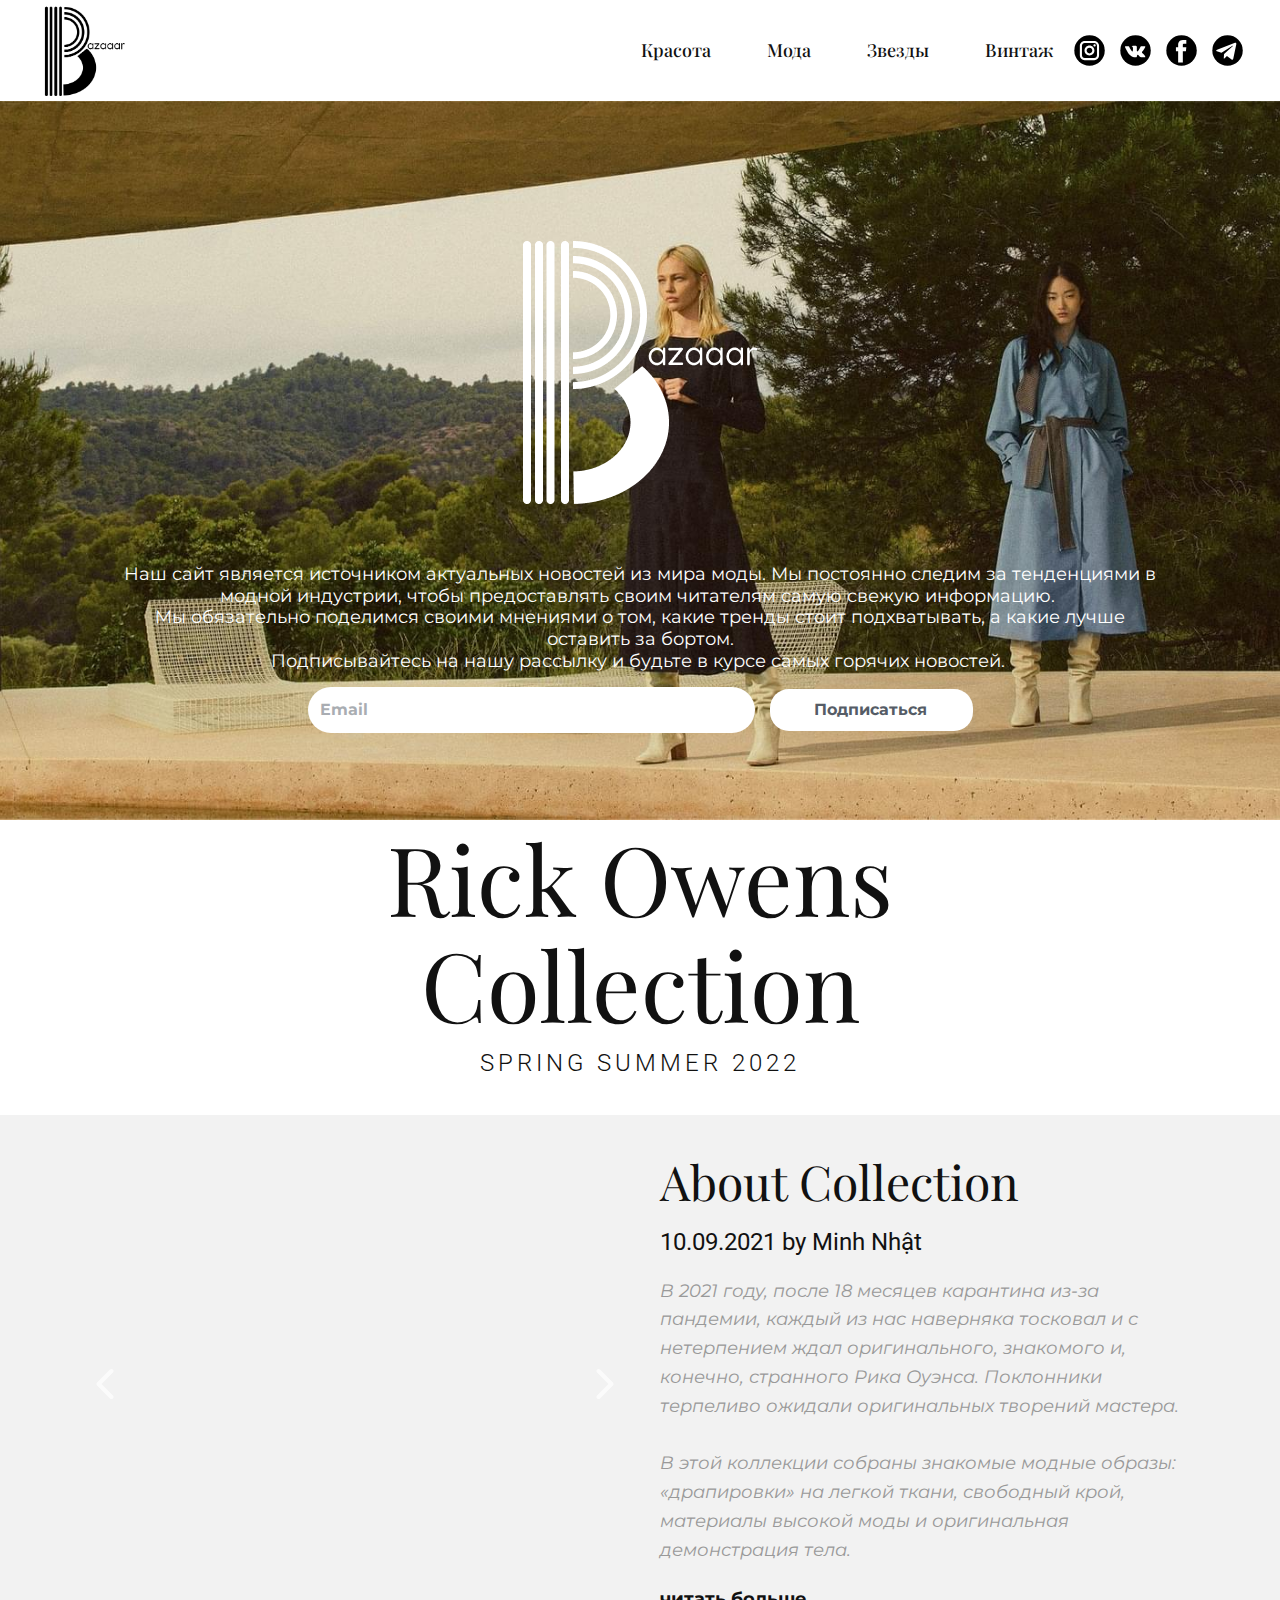
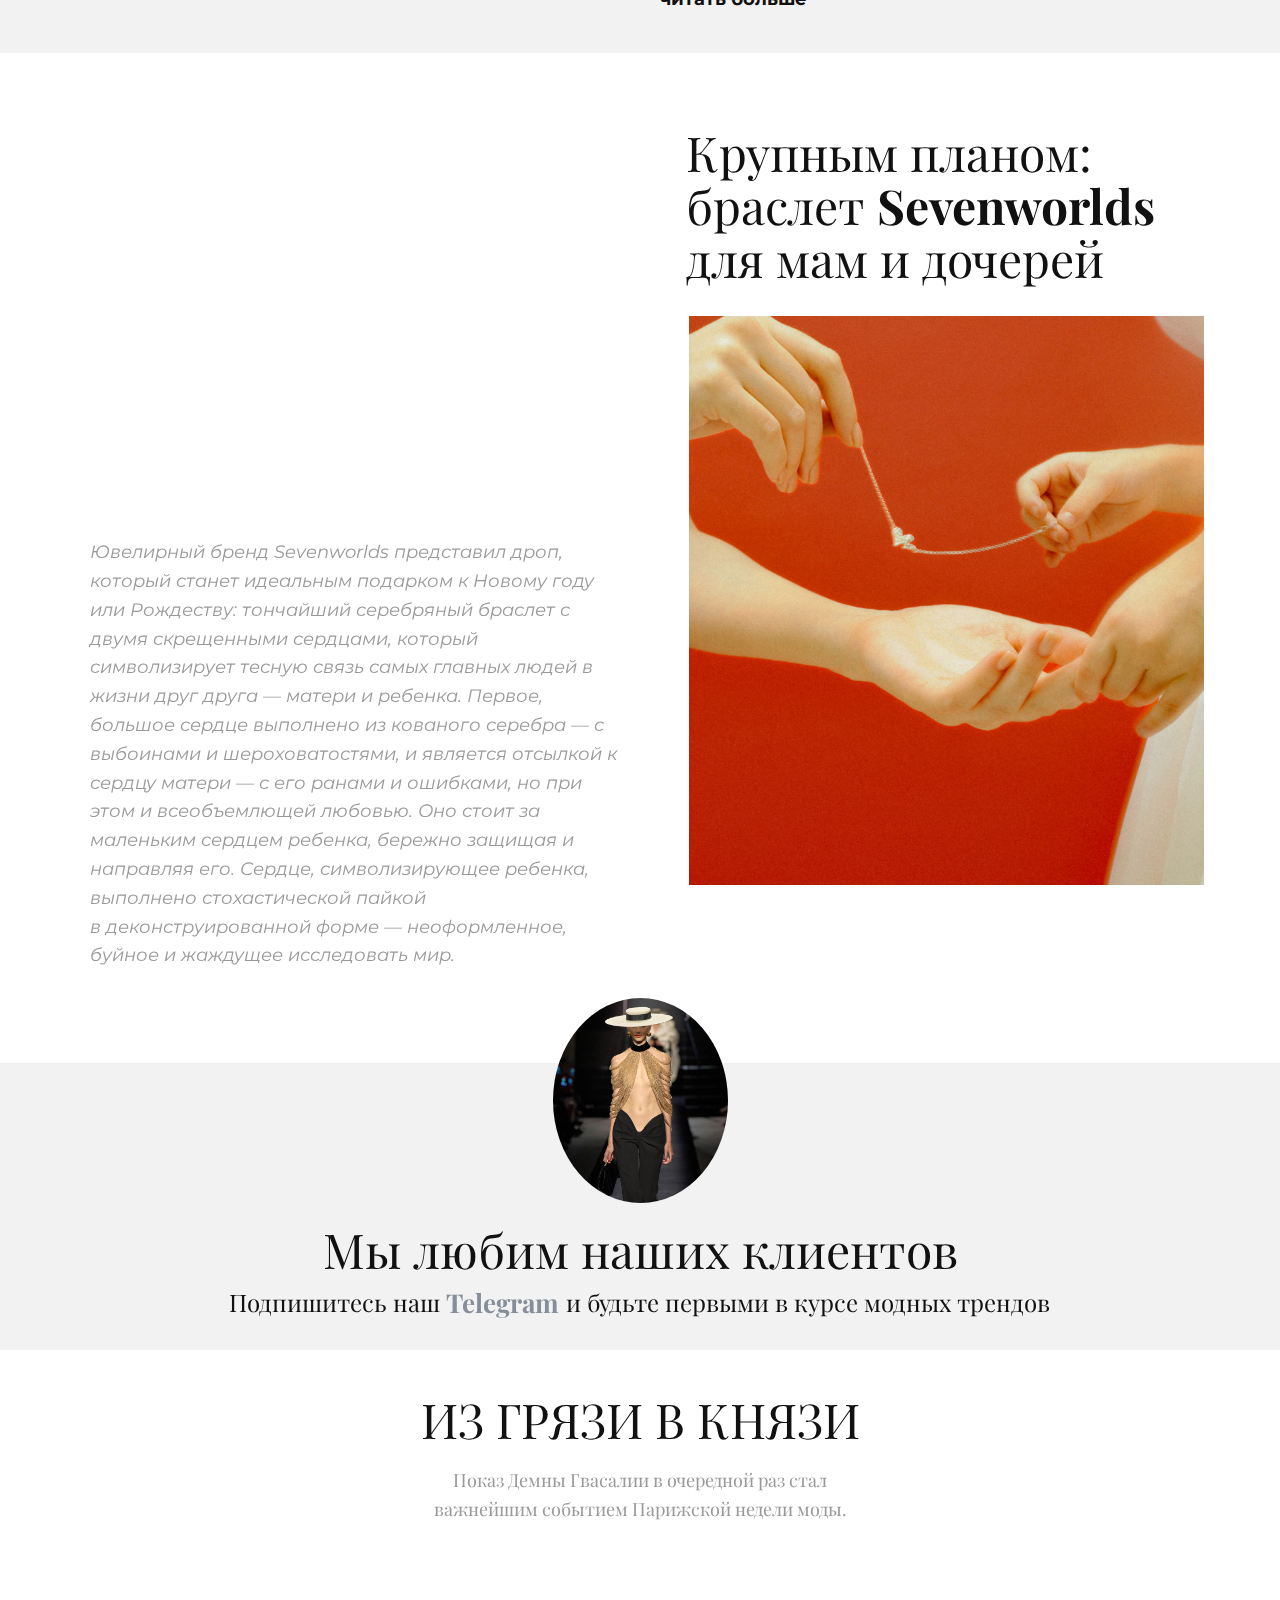
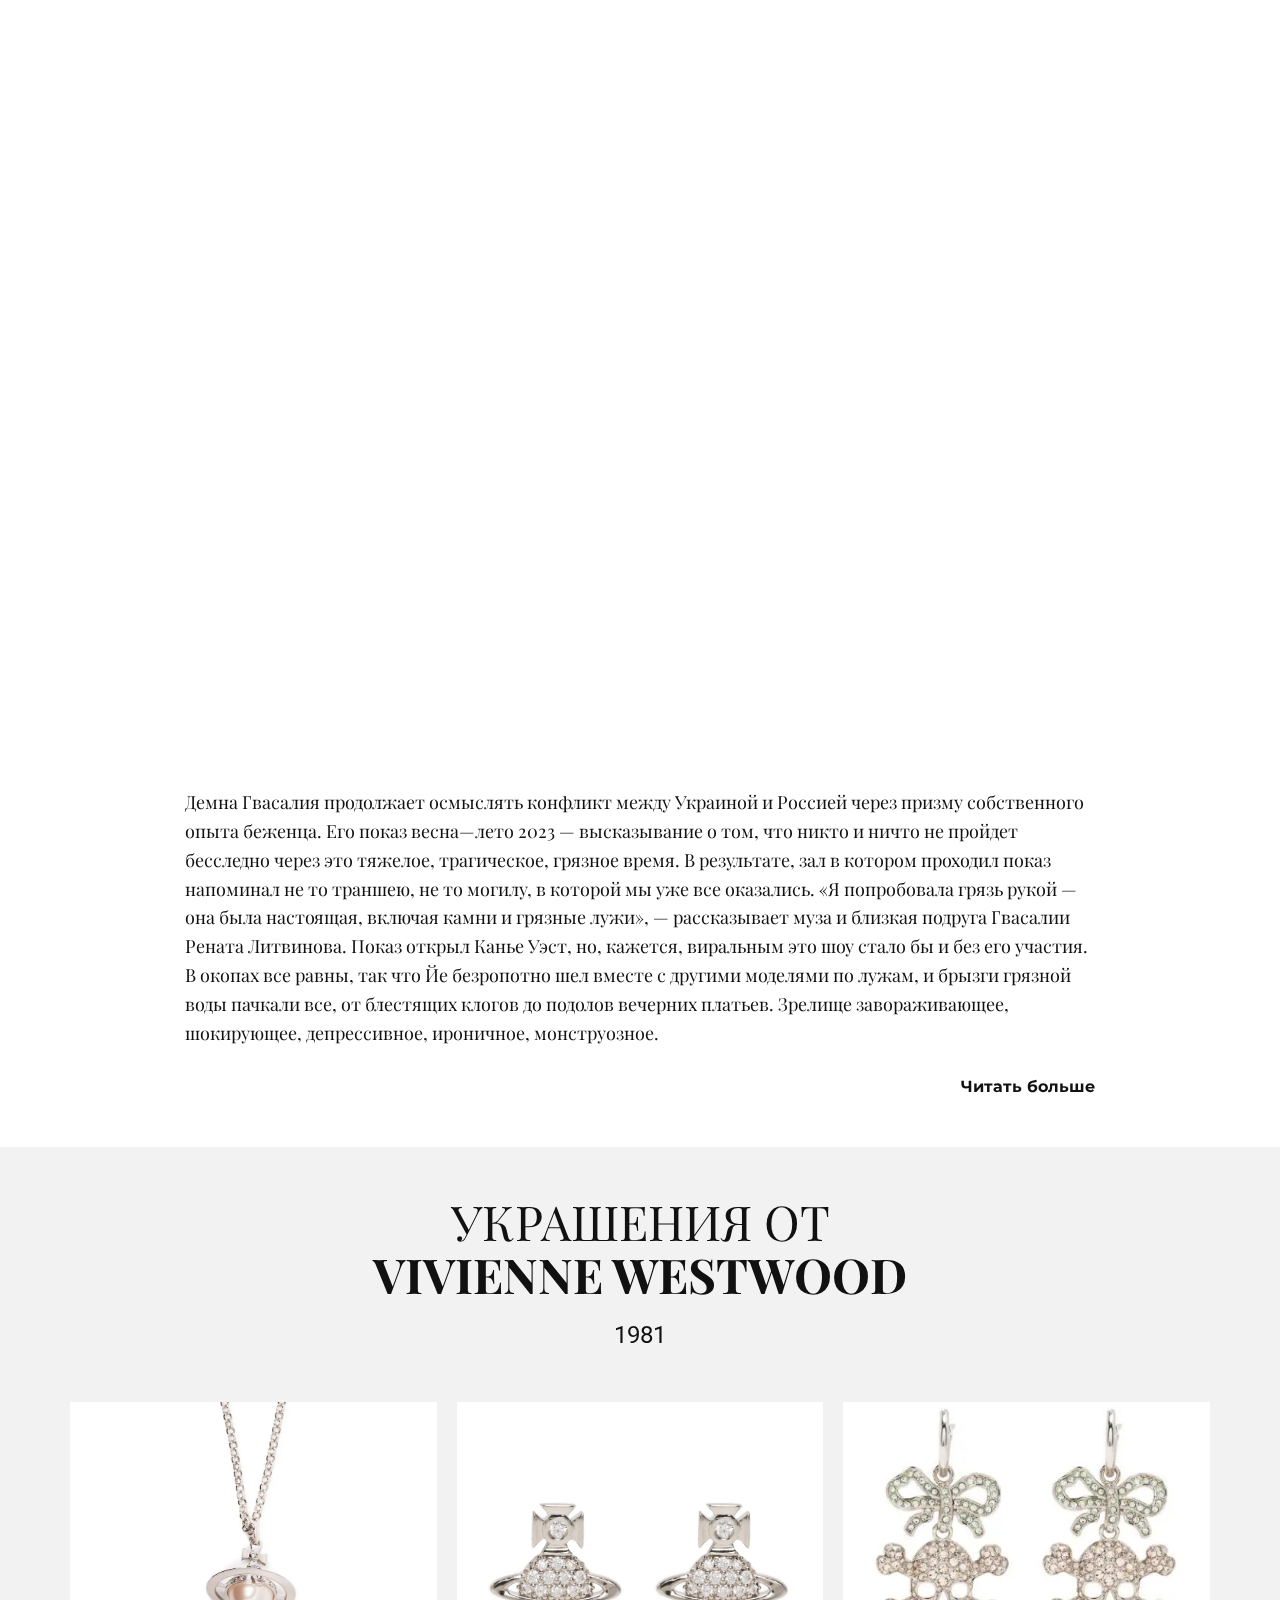
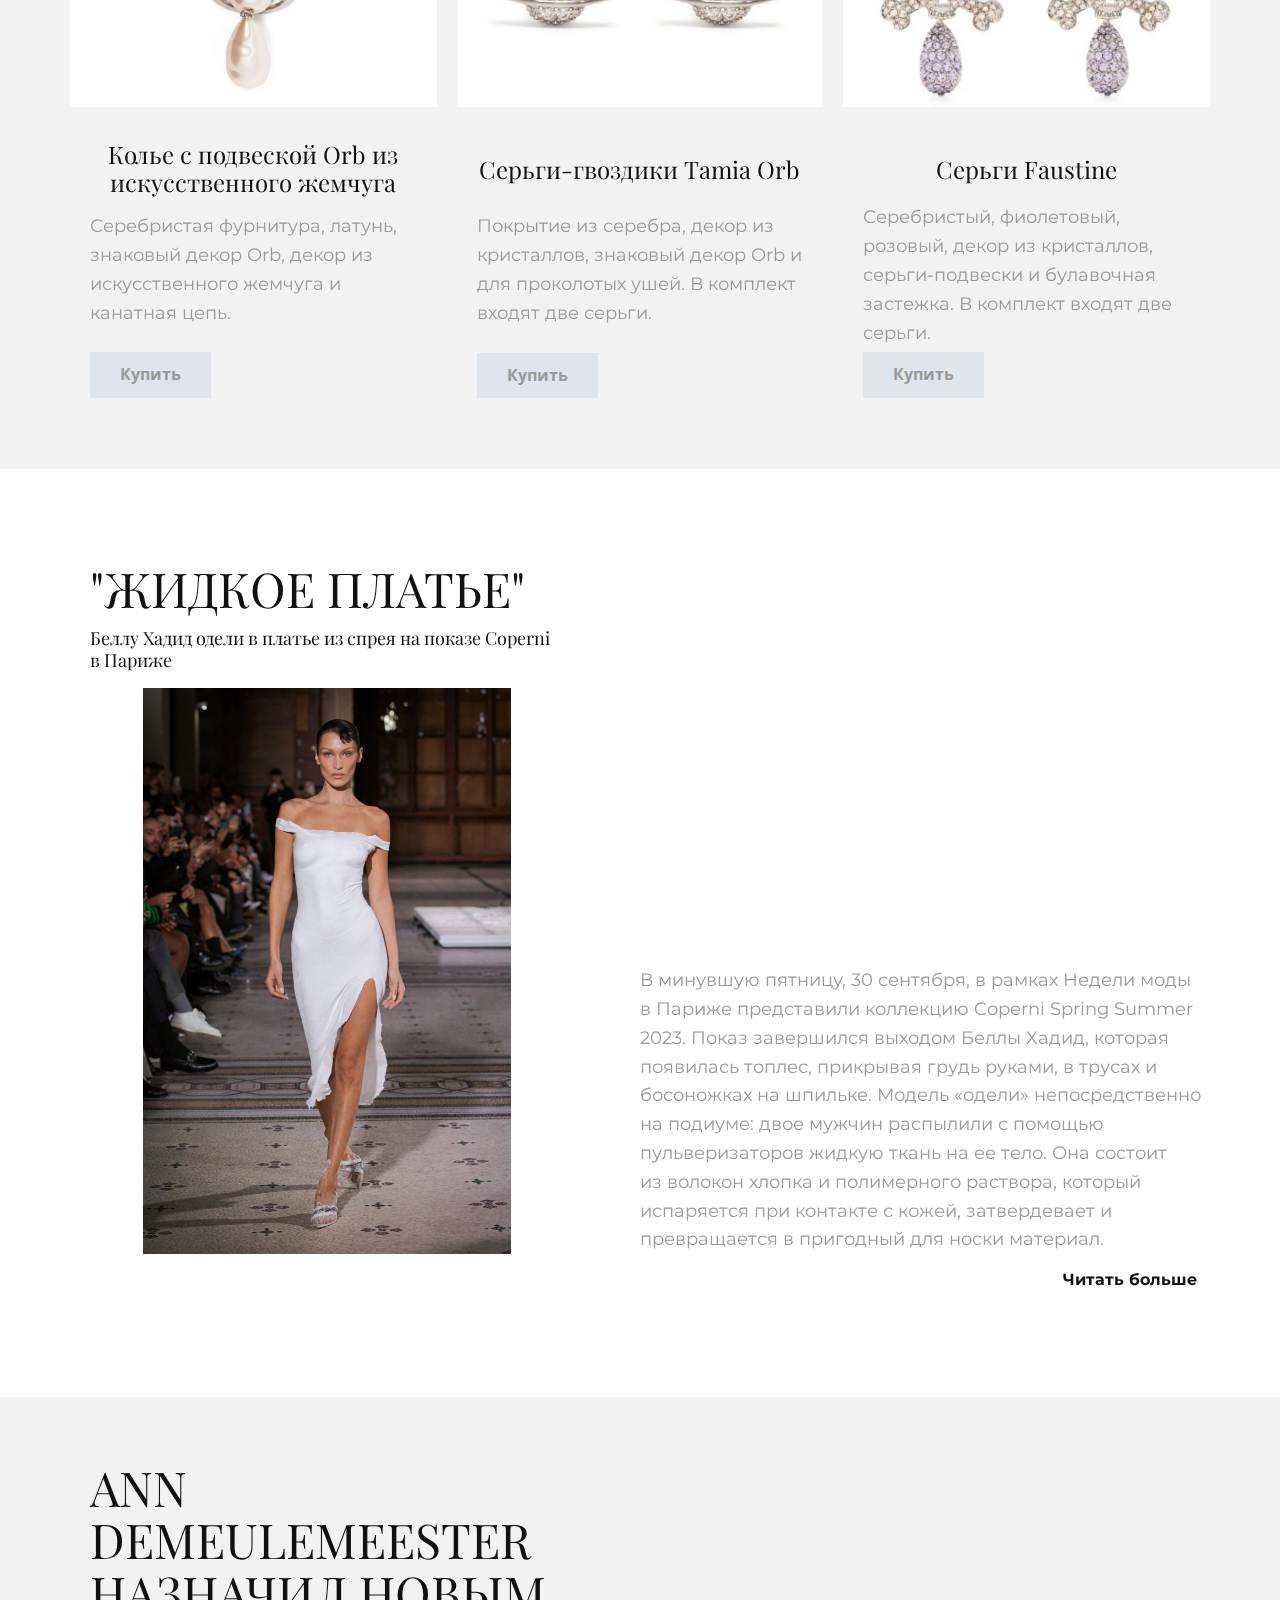
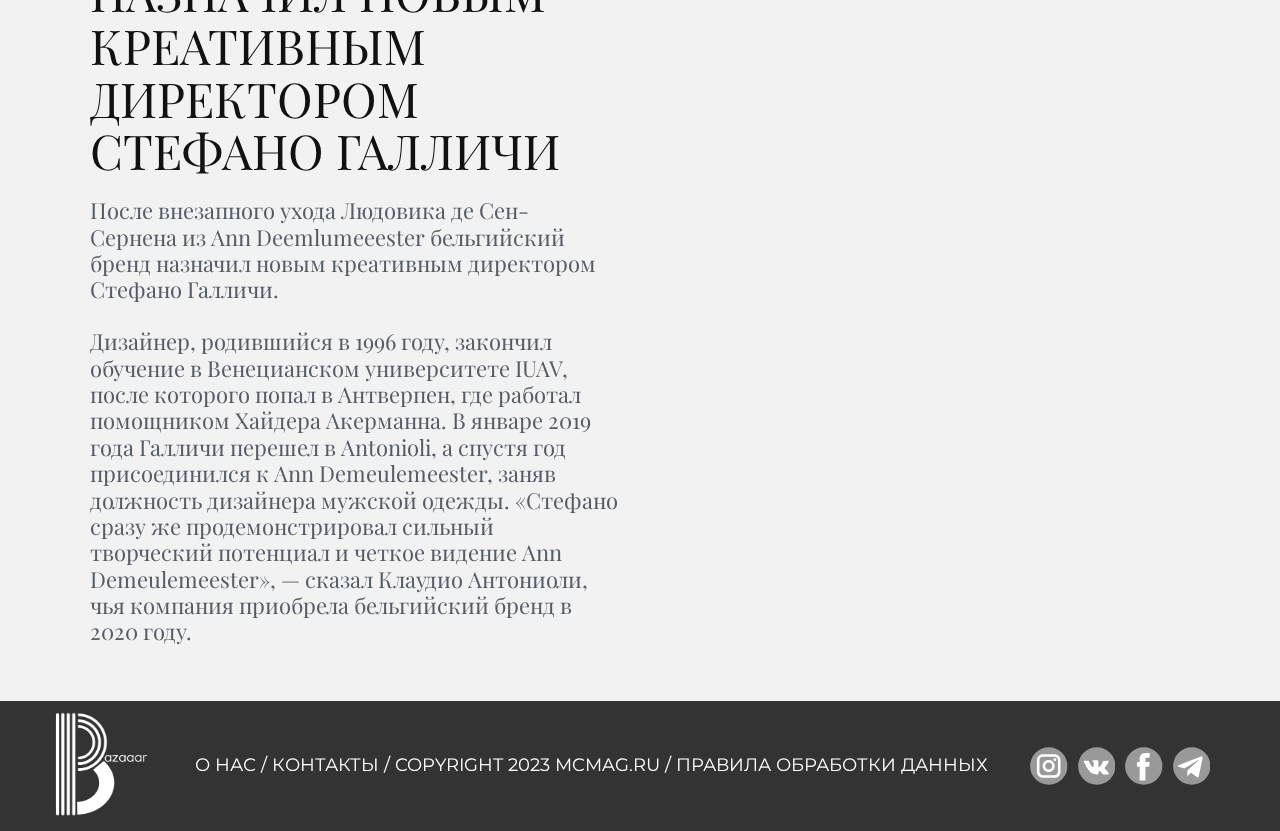
<file: cfqn lbpfqy/index.html>
<!DOCTYPE html>
<html style="font-size: 16px;" lang="ru"><head>
    <meta name="viewport" content="width=device-width, initial-scale=1.0">
    <meta charset="utf-8">
    <meta name="keywords" content="Jewelry Collection, About Collection, 70% of Select Gold Clearance, We Love Our Clients, New Collection, New Arrivals, Free Delivery, Where To Buy, MILAN, IBIZA">
    <meta name="description" content="">
    <title>Page 2</title>
    <link rel="stylesheet" href="nicepage.css" media="screen">
<link rel="stylesheet" href="Page-2.css" media="screen">
    <script class="u-script" type="text/javascript" src="jquery-1.9.1.min.js" defer=""></script>
    <script class="u-script" type="text/javascript" src="nicepage.js" defer=""></script>
    <meta name="generator" content="Nicepage 5.11.2, nicepage.com">
    <meta name="referrer" content="origin">
    <link id="u-theme-google-font" rel="stylesheet" href="https://fonts.googleapis.com/css?family=Roboto:100,100i,300,300i,400,400i,500,500i,700,700i,900,900i|Open+Sans:300,300i,400,400i,500,500i,600,600i,700,700i,800,800i">
    <link id="u-page-google-font" rel="stylesheet" href="https://fonts.googleapis.com/css?family=Montserrat:100,100i,200,200i,300,300i,400,400i,500,500i,600,600i,700,700i,800,800i,900,900i|Playfair+Display:400,400i,500,500i,600,600i,700,700i,800,800i,900,900i">
    
    
    
    
    
    
    
    
    
    
    <script type="application/ld+json">{
		"@context": "http://schema.org",
		"@type": "Organization",
		"name": "",
		"logo": "images/2023-06-0619.31.56.png",
		"sameAs": []
}</script>
    <meta name="theme-color" content="#478ac9">
    <meta property="og:title" content="Page 2">
    <meta property="og:type" content="website">
  <meta data-intl-tel-input-cdn-path="intlTelInput/"></head>
  <body data-home-page="https://website5091872.nicepage.io/Page-2.html?version=54746095-8d2b-471a-9054-e91104c2ddc9" data-home-page-title="Page 2" class="u-body u-xl-mode" data-lang="ru"><header class="u-align-center-sm u-align-center-xs u-clearfix u-header u-header" id="sec-a943"><div class="u-clearfix u-sheet u-sheet-1">
        <a href="https://nicepage.com" class="u-image u-logo u-image-1" data-image-width="572" data-image-height="610">
          <img src="images/2023-06-0619.31.56.png" class="u-logo-image u-logo-image-1">
        </a>
        <div class="u-social-icons u-spacing-15 u-social-icons-1">
          <a class="u-social-url" title="instagram" target="_blank" href=""><span class="u-icon u-social-icon u-social-instagram u-text-black"><svg class="u-svg-link" preserveAspectRatio="xMidYMin slice" viewBox="0 0 112 112" style=""><use xlink:href="#svg-f565"></use></svg><svg class="u-svg-content" viewBox="0 0 112 112" x="0" y="0" id="svg-f565"><circle fill="currentColor" cx="56.1" cy="56.1" r="55"></circle><path fill="#FFFFFF" d="M55.9,38.2c-9.9,0-17.9,8-17.9,17.9C38,66,46,74,55.9,74c9.9,0,17.9-8,17.9-17.9C73.8,46.2,65.8,38.2,55.9,38.2
      z M55.9,66.4c-5.7,0-10.3-4.6-10.3-10.3c-0.1-5.7,4.6-10.3,10.3-10.3c5.7,0,10.3,4.6,10.3,10.3C66.2,61.8,61.6,66.4,55.9,66.4z"></path><path fill="#FFFFFF" d="M74.3,33.5c-2.3,0-4.2,1.9-4.2,4.2s1.9,4.2,4.2,4.2s4.2-1.9,4.2-4.2S76.6,33.5,74.3,33.5z"></path><path fill="#FFFFFF" d="M73.1,21.3H38.6c-9.7,0-17.5,7.9-17.5,17.5v34.5c0,9.7,7.9,17.6,17.5,17.6h34.5c9.7,0,17.5-7.9,17.5-17.5V38.8
      C90.6,29.1,82.7,21.3,73.1,21.3z M83,73.3c0,5.5-4.5,9.9-9.9,9.9H38.6c-5.5,0-9.9-4.5-9.9-9.9V38.8c0-5.5,4.5-9.9,9.9-9.9h34.5
      c5.5,0,9.9,4.5,9.9,9.9V73.3z"></path></svg></span>
          </a>
          <a class="u-social-url" target="_blank" data-type="VK" title="VK" href=""><span class="u-icon u-social-icon u-social-vk u-text-black u-icon-2"><svg class="u-svg-link" preserveAspectRatio="xMidYMin slice" viewBox="0 0 112 112" style=""><use xlink:href="#svg-1e3d"></use></svg><svg class="u-svg-content" viewBox="0 0 112 112" x="0" y="0" id="svg-1e3d"><circle fill="currentColor" class="st0" cx="56.1" cy="56.1" r="55"></circle><path fill="#FFFFFF" d="M88.2,80.7l-9.8,0.1c0,0-2.1,0.4-4.9-1.5c-3.7-2.5-7.2-9.1-9.9-8.2C60.9,72,61,77.9,61,77.9s0,1.3-0.6,1.9
      c-0.7,0.7-2,0.9-2,0.9H54c0,0-9.7,0.6-18.3-8.3c-9.3-9.7-17.6-29-17.6-29s-0.5-1.3,0-1.9c0.6-0.7,2.2-0.7,2.2-0.7l10.5-0.1
      c0,0,1,0.2,1.7,0.7c0.6,0.4,0.9,1.2,0.9,1.2s1.7,4.3,4,8.2c4.4,7.6,6.4,9.3,7.9,8.4c2.2-1.2,1.5-10.7,1.5-10.7s0-3.5-1.1-5
      c-0.9-1.2-2.5-1.5-3.3-1.6c-0.6-0.1,0.4-1.5,1.6-2.1c1.9-0.9,5.2-1,9.2-0.9c3.1,0,4,0.2,5.2,0.5c3.6,0.9,2.4,4.3,2.4,12.4
      c0,2.6-0.5,6.3,1.4,7.5c0.8,0.5,2.8,0.1,7.7-8.3c2.3-4,4.1-8.6,4.1-8.6s0.4-0.8,1-1.2s1.4-0.3,1.4-0.3l11.1-0.1c0,0,3.3-0.4,3.9,1.1
      c0.6,1.6-1.2,5.3-5.8,11.3c-7.4,9.9-8.3,9-2.1,14.7c5.9,5.5,7.1,8.1,7.3,8.5C93.4,80.4,88.2,80.7,88.2,80.7z"></path></svg></span>
          </a>
          <a class="u-social-url" target="_blank" data-type="Facebook" title="Facebook" href=""><span class="u-icon u-social-facebook u-social-icon u-text-black u-icon-3"><svg class="u-svg-link" preserveAspectRatio="xMidYMin slice" viewBox="0 0 112 112" style=""><use xlink:href="#svg-6c3c"></use></svg><svg class="u-svg-content" viewBox="0 0 112 112" x="0" y="0" id="svg-6c3c"><circle fill="currentColor" cx="56.1" cy="56.1" r="55"></circle><path fill="#FFFFFF" d="M73.5,31.6h-9.1c-1.4,0-3.6,0.8-3.6,3.9v8.5h12.6L72,58.3H60.8v40.8H43.9V58.3h-8V43.9h8v-9.2
      c0-6.7,3.1-17,17-17h12.5v13.9H73.5z"></path></svg></span>
          </a>
          <a class="u-social-url" target="_blank" data-type="Telegram" title="Telegram" href=""><span class="u-icon u-social-icon u-social-telegram u-text-black u-icon-4"><svg class="u-svg-link" preserveAspectRatio="xMidYMin slice" viewBox="0 0 112 112" style=""><use xlink:href="#svg-a3e9"></use></svg><svg class="u-svg-content" viewBox="0 0 112 112" x="0" y="0" id="svg-a3e9"><circle fill="currentColor" cx="56.1" cy="56.1" r="55"></circle><path fill="#FFFFFF" d="M18.4,53.2l64.7-24.9c3-1.1,5.6,0.7,4.7,5.3l0,0l-11,51.8c-0.8,3.7-3,4.6-6.1,2.8L53.9,75.8l-8.1,7.8
	c-0.9,0.9-1.7,1.6-3.4,1.6l1.2-17l31.1-28c1.4-1.2-0.3-1.9-2.1-0.7L34.2,63.7l-16.6-5.2C14,57.4,14,54.9,18.4,53.2L18.4,53.2z"></path></svg></span>
          </a>
        </div>
        <nav class="u-align-left u-menu u-menu-one-level u-offcanvas u-menu-1">
          <div class="menu-collapse u-custom-font u-font-playfair-display" style="font-size: 1.125rem;">
            <a class="u-button-style u-custom-text-hover-color u-nav-link" href="#" style="padding: 13px 6px; font-size: calc(1em + 26px);">
              <svg class="u-svg-link" preserveAspectRatio="xMidYMin slice" viewBox="0 0 302 302" style=""><use xlink:href="#svg-8a8f"></use></svg>
              <svg xmlns="http://www.w3.org/2000/svg" xmlns:xlink="http://www.w3.org/1999/xlink" version="1.1" id="svg-8a8f" x="0px" y="0px" viewBox="0 0 302 302" style="enable-background:new 0 0 302 302;" xml:space="preserve" class="u-svg-content"><g><rect y="36" width="302" height="30"></rect><rect y="236" width="302" height="30"></rect><rect y="136" width="302" height="30"></rect>
</g><g></g><g></g><g></g><g></g><g></g><g></g><g></g><g></g><g></g><g></g><g></g><g></g><g></g><g></g><g></g></svg>
            </a>
          </div>
          <div class="u-custom-menu u-nav-container">
            <ul class="u-custom-font u-font-playfair-display u-nav u-unstyled u-nav-1"><li class="u-nav-item"><a class="u-button-style u-nav-link u-text-active-grey-90 u-text-hover-grey-30" href="blog/blog.html" target="_blank" style="padding: 14px 28px;">Красота</a>
</li><li class="u-nav-item"><a class="u-button-style u-nav-link u-text-active-grey-90 u-text-hover-grey-30" href="blog/blog.html" style="padding: 14px 28px;">Мода</a>
</li><li class="u-nav-item"><a class="u-button-style u-nav-link u-text-active-grey-90 u-text-hover-grey-30" href="blog/blog.html" style="padding: 14px 28px;">Звезды</a>
</li><li class="u-nav-item"><a class="u-button-style u-nav-link u-text-active-grey-90 u-text-hover-grey-30" href="blog/blog.html" style="padding: 14px 2px 14px 28px;">Винтаж</a>
</li></ul>
          </div>
          <div class="u-custom-menu u-nav-container-collapse">
            <div class="u-align-center u-black u-container-style u-inner-container-layout u-opacity u-opacity-95 u-sidenav">
              <div class="u-inner-container-layout u-sidenav-overflow">
                <div class="u-menu-close"></div>
                <ul class="u-align-center u-nav u-popupmenu-items u-unstyled u-nav-2"><li class="u-nav-item"><a class="u-button-style u-nav-link" href="blog/blog.html" target="_blank">Красота</a>
</li><li class="u-nav-item"><a class="u-button-style u-nav-link" href="blog/blog.html">Мода</a>
</li><li class="u-nav-item"><a class="u-button-style u-nav-link" href="blog/blog.html">Звезды</a>
</li><li class="u-nav-item"><a class="u-button-style u-nav-link" href="blog/blog.html">Винтаж</a>
</li></ul>
              </div>
            </div>
            <div class="u-black u-menu-overlay u-opacity u-opacity-70"></div>
          </div>
        </nav>
      </div></header> 
    <section class="u-clearfix u-image u-section-1" id="sec-7b94">
      <div class="u-clearfix u-sheet u-sheet-1">
        <img class="u-image u-image-contain u-image-default u-image-1" src="images/Line1.png" alt="" data-image-width="9" data-image-height="263">
        <img class="u-image u-image-contain u-image-default u-image-2" src="images/Line2.png" alt="" data-image-width="8" data-image-height="263">
        <img class="u-image u-image-contain u-image-default u-image-3" src="images/Line3.png" alt="" data-image-width="8" data-image-height="263">
        <img class="u-image u-image-contain u-image-default u-image-4" src="images/Line4.png" alt="" data-image-width="8" data-image-height="263">
        <img class="u-image u-image-contain u-image-default u-preserve-proportions u-image-5" src="images/Ellipse1.png" alt="" data-image-width="74" data-image-height="148">
        <img class="u-image u-image-contain u-image-default u-preserve-proportions u-image-6" src="images/Ellipse2.png" alt="" data-image-width="59" data-image-height="118">
        <img class="u-image u-image-contain u-image-default u-preserve-proportions u-image-7" src="images/Ellipse3.png" alt="" data-image-width="44" data-image-height="88">
        <img class="u-image u-image-contain u-image-default u-preserve-proportions u-image-8" src="images/Ellipse4.png" alt="" data-image-width="97" data-image-height="138">
        <img class="u-image u-image-contain u-image-default u-preserve-proportions u-image-9" src="images/azaaar.png" alt="" data-image-width="110" data-image-height="19">
        <h6 class="u-align-center u-custom-font u-font-montserrat u-text u-text-body-alt-color u-text-1"> Наш сайт является источником актуальных новостей из мира моды. Мы постоянно следим за тенденциями в модной индустрии, чтобы предоставлять своим читателям самую свежую информацию.&nbsp;<br>Мы обязательно поделимся своими мнениями о том, какие тренды стоит подхватывать, а какие лучше оставить за бортом.<br>Подписывайтесь на нашу рассылку и будьте в курсе самых горячих новостей.&nbsp;
        </h6>
        <div class="u-expanded-width-xs u-form u-form-1">
          <form action="https://forms.nicepagesrv.com/v2/form/process" class="u-clearfix u-form-horizontal u-form-spacing-15 u-inner-form" style="padding: 15px;" source="email">
            <div class="u-form-email u-form-group u-label-none">
              <label for="email-ef64" class="u-label">Email</label>
              <input type="email" placeholder="Email" id="email-ef64" name="email" class="u-border-none u-custom-font u-font-montserrat u-input u-input-rectangle u-radius-31 u-text-palette-5-dark-2 u-input-1" required="">
            </div>
            <div class="u-form-group u-form-submit">
              <a href="#" class="u-active-white u-border-active-palette-5-light-3 u-border-hover-palette-5-dark-1 u-border-none u-btn u-btn-round u-btn-submit u-button-style u-custom-font u-font-montserrat u-hover-palette-5-light-2 u-radius-19 u-text-active-palette-5-dark-2 u-text-hover-white u-text-palette-5-dark-2 u-white u-btn-1">Подписаться</a>
              <input type="submit" value="submit" class="u-form-control-hidden">
            </div>
            <div class="u-form-send-message u-form-send-success">#FormSendSuccess</div>
            <div class="u-form-send-error u-form-send-message">#FormSendError</div>
            <input type="hidden" value="" name="recaptchaResponse">
            <input type="hidden" name="formServices" value="8d477c26876150979e6fa92ff2d57612">
          </form>
        </div>
      </div>
    </section>
    <section class="u-clearfix u-section-2" id="sec-0a43">
      <div class="u-clearfix u-sheet u-sheet-1">
        <div class="u-container-style u-expanded-width-md u-expanded-width-sm u-expanded-width-xs u-group u-group-1">
          <div class="u-container-layout u-container-layout-1">
            <h1 class="u-align-center u-custom-font u-font-playfair-display u-text u-title u-text-1"> Rick Owens Collection</h1>
            <h4 class="u-align-center u-custom-font u-font-open-sans-condensed u-text u-text-2"> Spring Summer 2022</h4>
          </div>
        </div>
      </div>
    </section>
    <section class="u-clearfix u-expanded-width u-grey-5 u-section-3" id="sec-25ce">
      <div class="u-clearfix u-sheet u-sheet-1">
        <div class="u-clearfix u-expanded-width u-layout-wrap">
          <div class="u-layout">
            <div class="u-layout-row">
              <div class="u-container-align-center u-container-style u-layout-cell u-left-cell u-size-30 u-layout-cell-1">
                <div class="u-container-layout">
                  <div class="u-carousel u-expanded-width u-gallery u-gallery-slider u-layout-carousel u-lightbox u-no-transition u-show-text-none u-gallery-1" data-interval="5000" data-u-ride="carousel" id="carousel-03dc">
                    <ol class="u-absolute-hcenter u-carousel-indicators u-hidden u-carousel-indicators-1">
                      <li data-u-target="#carousel-03dc" data-u-slide-to="0" class="u-active u-grey-70 u-shape-circle" style="width: 10px; height: 10px;"></li>
                      <li data-u-target="#carousel-03dc" data-u-slide-to="1" class="u-grey-70 u-shape-circle" style="width: 10px; height: 10px;"></li>
                      <li data-u-target="#carousel-03dc" data-u-slide-to="2" class="u-grey-70 u-shape-circle" style="width: 10px; height: 10px;"></li>
                      <li data-u-target="#carousel-03dc" data-u-slide-to="3" class="u-grey-70 u-shape-circle" style="width: 10px; height: 10px;"></li>
                      <li data-u-target="#carousel-03dc" data-u-slide-to="4" class="u-grey-70 u-shape-circle" style="width: 10px; height: 10px;"></li>
                      <li data-u-target="#carousel-03dc" data-u-slide-to="5" class="u-grey-70 u-shape-circle" style="width: 10px; height: 10px;"></li>
                      <li data-u-target="#carousel-03dc" data-u-slide-to="6" class="u-grey-70 u-shape-circle" style="width: 10px; height: 10px;"></li>
                      <li data-u-target="#carousel-03dc" data-u-slide-to="7" class="u-grey-70 u-shape-circle" style="width: 10px; height: 10px;"></li>
                    </ol>
                    <div class="u-carousel-inner u-gallery-inner" role="listbox">
                      <div class="u-active u-carousel-item u-gallery-item u-carousel-item-1">
                        <div class="u-back-slide u-video">
                          <div class="u-background-video u-expanded" style="">
                            <div class="embed-responsive embed-responsive-1">
                              <iframe style="position: absolute;top: 0;left: 0;width: 100%;height: 100%;" class="embed-responsive-item" src="https://www.youtube.com/embed/KsZOwn_PG24?playlist=KsZOwn_PG24&amp;loop=1&amp;mute=1&amp;showinfo=0&amp;controls=0&amp;start=0&amp;autoplay=1" data-autoplay="1" frameborder="0" allowfullscreen=""></iframe>
                            </div>
                          </div>
                        </div>
                        <div class="u-align-center u-over-slide u-shading u-valign-bottom u-over-slide-1">
                          <h3 class="u-gallery-heading">Rick Owens | Spring Summer 2023 | Full Show</h3>
                          <p class="u-gallery-text">Full Fashion Show in High Definition</p>
                        </div>
                      </div>
                      <div class="u-carousel-item u-gallery-item u-carousel-item-2">
                        <div class="u-back-slide" data-image-width="960" data-image-height="1440">
                          <img class="u-back-image u-expanded u-back-image-1" src="images/1644932559-1633678398843344-00010-rick-owens-spring-22-rtw-paris-credit-gorunway.webp">
                        </div>
                        <div class="u-align-center u-over-slide u-shading u-valign-bottom u-over-slide-2"></div>
                      </div>
                      <div class="u-carousel-item u-gallery-item u-carousel-item-3" data-image-width="960" data-image-height="1440">
                        <div class="u-back-slide">
                          <img class="u-back-image u-expanded u-back-image-2" src="images/1644932564-1633678399140639-00008-rick-owens-spring-22-rtw-paris-credit-gorunway.webp">
                        </div>
                        <div class="u-align-center u-over-slide u-shading u-valign-bottom u-over-slide-3"></div>
                        <style data-mode="XL" data-visited="true"></style>
                        <style data-mode="LG"></style>
                        <style data-mode="MD"></style>
                        <style data-mode="SM"></style>
                        <style data-mode="XS"></style>
                      </div>
                      <div class="u-carousel-item u-gallery-item u-carousel-item-4" data-image-width="960" data-image-height="1440">
                        <div class="u-back-slide">
                          <img class="u-back-image u-expanded u-back-image-3" src="images/1644932578-1633678399723814-00011-rick-owens-spring-22-rtw-paris-credit-gorunway.webp">
                        </div>
                        <div class="u-align-center u-over-slide u-shading u-valign-bottom u-over-slide-4"></div>
                        <style data-mode="XL"></style>
                        <style data-mode="LG"></style>
                        <style data-mode="MD"></style>
                        <style data-mode="SM"></style>
                        <style data-mode="XS"></style>
                      </div>
                      <div class="u-carousel-item u-gallery-item u-carousel-item-5" data-image-width="960" data-image-height="1440">
                        <div class="u-back-slide">
                          <img class="u-back-image u-expanded u-back-image-4" src="images/1644932571-1633678399441467-00026-rick-owens-spring-22-rtw-paris-credit-gorunway.webp">
                        </div>
                        <div class="u-align-center u-over-slide u-shading u-valign-bottom u-over-slide-5"></div>
                        <style data-mode="XL"></style>
                        <style data-mode="LG"></style>
                        <style data-mode="MD"></style>
                        <style data-mode="SM"></style>
                        <style data-mode="XS"></style>
                      </div>
                      <div class="u-carousel-item u-gallery-item u-carousel-item-6" data-image-width="960" data-image-height="1440">
                        <div class="u-back-slide">
                          <img class="u-back-image u-expanded u-back-image-5" src="images/1644932594-1633678400677350-00014-rick-owens-spring-22-rtw-paris-credit-gorunway.webp">
                        </div>
                        <div class="u-align-center u-over-slide u-shading u-valign-bottom u-over-slide-6"></div>
                        <style data-mode="XL"></style>
                        <style data-mode="LG"></style>
                        <style data-mode="MD"></style>
                        <style data-mode="SM"></style>
                        <style data-mode="XS"></style>
                      </div>
                      <div class="u-carousel-item u-gallery-item u-carousel-item-7" data-image-width="960" data-image-height="1440">
                        <div class="u-back-slide">
                          <img class="u-back-image u-expanded u-back-image-6" src="images/1644932589-1633678400333586-00013-rick-owens-spring-22-rtw-paris-credit-gorunway.webp">
                        </div>
                        <div class="u-align-center u-over-slide u-shading u-valign-bottom u-over-slide-7"></div>
                        <style data-mode="XL"></style>
                        <style data-mode="LG"></style>
                        <style data-mode="MD"></style>
                        <style data-mode="SM"></style>
                        <style data-mode="XS"></style>
                      </div>
                      <div class="u-carousel-item u-gallery-item u-carousel-item-8" data-image-width="960" data-image-height="1440">
                        <div class="u-back-slide">
                          <img class="u-back-image u-expanded u-back-image-7" src="images/1644932583-1633678400040643-00012-rick-owens-spring-22-rtw-paris-credit-gorunway.webp">
                        </div>
                        <div class="u-align-center u-over-slide u-shading u-valign-bottom u-over-slide-8"></div>
                        <style data-mode="XL"></style>
                        <style data-mode="LG"></style>
                        <style data-mode="MD"></style>
                        <style data-mode="SM"></style>
                        <style data-mode="XS"></style>
                      </div>
                    </div>
                    <a class="u-absolute-vcenter u-carousel-control u-carousel-control-prev u-hidden-xs u-opacity u-opacity-70 u-spacing-10 u-text-white u-carousel-control-1" href="#carousel-03dc" role="button" data-u-slide="prev">
                      <span aria-hidden="true">
                        <svg viewBox="0 0 451.847 451.847"><path d="M97.141,225.92c0-8.095,3.091-16.192,9.259-22.366L300.689,9.27c12.359-12.359,32.397-12.359,44.751,0
c12.354,12.354,12.354,32.388,0,44.748L173.525,225.92l171.903,171.909c12.354,12.354,12.354,32.391,0,44.744
c-12.354,12.365-32.386,12.365-44.745,0l-194.29-194.281C100.226,242.115,97.141,234.018,97.141,225.92z"></path></svg>
                      </span>
                      <span class="sr-only">
                        <svg viewBox="0 0 451.847 451.847"><path d="M97.141,225.92c0-8.095,3.091-16.192,9.259-22.366L300.689,9.27c12.359-12.359,32.397-12.359,44.751,0
c12.354,12.354,12.354,32.388,0,44.748L173.525,225.92l171.903,171.909c12.354,12.354,12.354,32.391,0,44.744
c-12.354,12.365-32.386,12.365-44.745,0l-194.29-194.281C100.226,242.115,97.141,234.018,97.141,225.92z"></path></svg>
                      </span>
                    </a>
                    <a class="u-absolute-vcenter u-carousel-control u-carousel-control-next u-hidden-xs u-opacity u-opacity-70 u-spacing-10 u-text-white u-carousel-control-2" href="#carousel-03dc" role="button" data-u-slide="next">
                      <span aria-hidden="true">
                        <svg viewBox="0 0 451.846 451.847"><path d="M345.441,248.292L151.154,442.573c-12.359,12.365-32.397,12.365-44.75,0c-12.354-12.354-12.354-32.391,0-44.744
L278.318,225.92L106.409,54.017c-12.354-12.359-12.354-32.394,0-44.748c12.354-12.359,32.391-12.359,44.75,0l194.287,194.284
c6.177,6.18,9.262,14.271,9.262,22.366C354.708,234.018,351.617,242.115,345.441,248.292z"></path></svg>
                      </span>
                      <span class="sr-only">
                        <svg viewBox="0 0 451.846 451.847"><path d="M345.441,248.292L151.154,442.573c-12.359,12.365-32.397,12.365-44.75,0c-12.354-12.354-12.354-32.391,0-44.744
L278.318,225.92L106.409,54.017c-12.354-12.359-12.354-32.394,0-44.748c12.354-12.359,32.391-12.359,44.75,0l194.287,194.284
c6.177,6.18,9.262,14.271,9.262,22.366C354.708,234.018,351.617,242.115,345.441,248.292z"></path></svg>
                      </span>
                    </a>
                  </div>
                </div>
              </div>
              <div class="u-container-style u-layout-cell u-right-cell u-size-30 u-layout-cell-2">
                <div class="u-container-layout u-valign-middle">
                  <h2 class="u-custom-font u-font-playfair-display u-text u-text-1">About Collection</h2>
                  <h4 class="u-text u-text-2"> 10.09.2021 by Minh Nhật</h4>
                  <p class="u-custom-font u-font-montserrat u-text u-text-grey-40 u-text-3"> В 2021 году, после 18 месяцев карантина из-за пандемии, каждый из нас наверняка тосковал и с нетерпением ждал оригинального, знакомого и, конечно, странного Рика Оуэнса. Поклонники терпеливо ожидали оригинальных творений мастера.<br>
                    <br> В этой коллекции собраны знакомые модные образы: «драпировки» на легкой ткани, свободный крой, материалы высокой моды и оригинальная демонстрация тела.<br>
                  </p>
                  <a href="https://www.lofficielbaltic.com/fashion-week/rik-ouens-vesna-leto-2022-strannaya-i-strannaya-lichnost" class="u-border-none u-btn u-button-style u-custom-font u-font-montserrat u-none u-text-active-black u-text-hover-palette-5-dark-2 u-btn-1" target="_blank">читать больше</a>
                </div>
              </div>
            </div>
          </div>
        </div>
      </div>
    </section>
    <section class="u-clearfix u-section-4" id="sec-d80a">
      <div class="u-clearfix u-sheet u-sheet-1">
        <div class="u-clearfix u-expanded-width u-layout-wrap u-layout-wrap-1">
          <div class="u-layout">
            <div class="u-layout-row">
              <div class="u-size-30 u-size-60-md">
                <div class="u-layout-col">
                  <div class="u-container-style u-image u-layout-cell u-left-cell u-size-40 u-image-1" data-image-width="2592" data-image-height="3872">
                    <div class="u-container-layout"></div>
                  </div>
                  <div class="u-container-style u-layout-cell u-left-cell u-size-20 u-layout-cell-2">
                    <div class="u-container-layout">
                      <p class="u-custom-font u-font-montserrat u-text u-text-grey-40 u-text-1"> Ювелирный бренд Sevenworlds представил дроп, который станет идеальным подарком к Новому году или Рождеству: тончайший серебряный браслет с двумя скрещенными сердцами, который символизирует тесную связь самых главных людей в жизни друг друга&nbsp;— матери и ребенка. Первое, большое сердце выполнено из кованого серебра&nbsp;— с выбоинами и шероховатостями, и является отсылкой к сердцу матери&nbsp;— с его ранами и ошибками, но при этом и всеобъемлющей любовью. Оно стоит за маленьким сердцем ребенка, бережно защищая и направляя его. Сердце, символизирующее ребенка, выполнено стохастической пайкой в&nbsp;деконструированной форме&nbsp;— неоформленное, буйное и жаждущее исследовать мир.</p>
                    </div>
                  </div>
                </div>
              </div>
              <div class="u-size-30 u-size-60-md">
                <div class="u-layout-col">
                  <div class="u-container-style u-layout-cell u-right-cell u-size-20 u-layout-cell-3">
                    <div class="u-container-layout u-container-layout-3">
                      <h2 class="u-custom-font u-font-playfair-display u-text u-text-2"> Крупным планом: браслет <span style="font-weight: 700;">Sevenworlds</span> для мам и дочерей
                      </h2>
                    </div>
                  </div>
                  <div class="u-container-style u-layout-cell u-right-cell u-size-40 u-layout-cell-4">
                    <div class="u-container-layout">
                      <img class="u-image u-image-2" src="images/728x1088_1_01f25ac92bd81e40093991d5a96d46872592x3872_0xac120003_12598598381671503586.jpeg" data-image-width="728" data-image-height="1088">
                    </div>
                  </div>
                </div>
              </div>
            </div>
          </div>
        </div>
      </div>
    </section>
    <section class="u-clearfix u-grey-5 u-section-5" id="sec-0fb1">
      <div class="u-clearfix u-sheet u-sheet-1">
        <div class="u-align-center u-container-style u-group u-group-1">
          <div class="u-container-layout u-container-layout-1">
            <img src="images/608x712_21_0f0b467d460aa3435dec63389886c1561692x1981_0xac120003_12724245231657432315.jpeg" alt="" class="u-image u-image-circle u-image-1" data-image-width="608" data-image-height="712">
            <h2 class="u-custom-font u-font-playfair-display u-text u-text-1">Мы любим наших клиентов</h2>
            <a href="https://www.elle.ru/moda/" class="u-border-active-palette-5-dark-2 u-border-hover-palette-5-dark-3 u-border-none u-btn u-button-style u-custom-font u-font-playfair-display u-none u-text-active-palette-5-dark-2 u-text-hover-palette-5-dark-3 u-text-palette-5-dark-1 u-btn-1" target="_blank"> Telegram</a>
          </div>
        </div>
        <h4 class="u-custom-font u-font-playfair-display u-text u-text-2">Подпишитесь наш&nbsp; &nbsp; &nbsp; &nbsp; &nbsp; &nbsp; &nbsp; &nbsp; &nbsp; &nbsp; &nbsp;и будьте первыми в курсе модных трендов</h4>
      </div>
    </section>
    <section class="u-clearfix u-section-6" id="sec-789c">
      <div class="u-clearfix u-sheet u-sheet-1">
        <div class="u-align-center u-container-style u-group u-group-1">
          <div class="u-container-layout u-valign-middle u-container-layout-1">
            <h2 class="u-custom-font u-font-playfair-display u-text u-text-1">ИЗ ГРЯЗИ В КНЯЗИ</h2>
            <p class="u-custom-font u-font-playfair-display u-text u-text-grey-40 u-text-2"> Показ Демны Гвасалии в очередной раз стал важнейшим событием Парижской недели моды.</p>
          </div>
        </div>
        <div class="u-clearfix u-gutter-20 u-layout-wrap u-layout-wrap-1">
          <div class="u-layout">
            <div class="u-layout-col">
              <div class="u-size-30 u-size-60-md">
                <div class="u-layout-row">
                  <div class="u-container-style u-image u-layout-cell u-left-cell u-size-20 u-size-20-md u-image-1" data-image-width="675" data-image-height="1200">
                    <div class="u-container-layout"></div>
                  </div>
                  <div class="u-container-style u-image u-layout-cell u-size-20 u-size-20-md u-image-2" data-image-width="675" data-image-height="1200">
                    <div class="u-container-layout"></div>
                  </div>
                  <div class="u-container-style u-hidden-md u-image u-layout-cell u-right-cell u-size-20 u-size-20-md u-image-3" data-image-width="675" data-image-height="1200">
                    <div class="u-container-layout"></div>
                  </div>
                </div>
              </div>
              <div class="u-size-30 u-size-60-md">
                <div class="u-layout-row">
                  <div class="u-container-style u-image u-layout-cell u-left-cell u-size-20 u-size-20-md u-image-4" data-image-width="675" data-image-height="1200">
                    <div class="u-container-layout"></div>
                  </div>
                  <div class="u-container-style u-image u-layout-cell u-size-20 u-size-20-md u-image-5" data-image-width="675" data-image-height="1200">
                    <div class="u-container-layout"></div>
                  </div>
                  <div class="u-container-style u-hidden-md u-image u-layout-cell u-right-cell u-size-20 u-size-20-md u-image-6" data-image-width="675" data-image-height="1200">
                    <div class="u-container-layout"></div>
                  </div>
                </div>
              </div>
            </div>
          </div>
        </div>
        <p class="u-custom-font u-font-playfair-display u-text u-text-3"> Демна Гвасалия продолжает осмыслять конфликт между Украиной и&nbsp;Россией через призму собственного опыта беженца. Его показ весна—лето 2023&nbsp;— высказывание о&nbsp;том, что никто и&nbsp;ничто не&nbsp;пройдет бесследно через это тяжелое, трагическое, грязное время. В&nbsp;результате, зал в&nbsp;котором проходил показ напоминал не&nbsp;то&nbsp;траншею, не&nbsp;то&nbsp;могилу, в&nbsp;которой мы&nbsp;уже все оказались. «Я&nbsp;попробовала грязь рукой&nbsp;— она была настоящая, включая камни и&nbsp;грязные лужи»,&nbsp;— рассказывает муза и&nbsp;близкая подруга Гвасалии Рената Литвинова. Показ открыл Канье Уэст, но, кажется, виральным это шоу стало&nbsp;бы и&nbsp;без его участия. В&nbsp;окопах все равны, так что&nbsp;Йе безропотно шел вместе с&nbsp;другими моделями по&nbsp;лужам, и&nbsp;брызги грязной воды пачкали все, от&nbsp;блестящих клогов до&nbsp;подолов вечерних платьев. Зрелище завораживающее, шокирующее, депрессивное, ироничное, монструозное.</p>
        <a href="https://theblueprint.ru/fashion/moodboard/balenciaga-vesna-leto-2023-i-drugoye-gryaznoye-iskusstvo" class="u-border-none u-btn u-button-style u-custom-font u-font-montserrat u-none u-text-active-grey-90 u-text-hover-palette-5-dark-2 u-btn-1">Читать больше</a>
      </div>
    </section>
    <section class="u-clearfix u-grey-5 u-lightbox u-section-7" id="sec-2bab">
      <div class="u-clearfix u-sheet u-sheet-1">
        <div class="u-align-center u-container-style u-group u-group-1">
          <div class="u-container-layout u-valign-middle u-container-layout-1">
            <h2 class="u-custom-font u-font-playfair-display u-text u-text-1"> УКРАШЕНИЯ ОТ <span style="font-weight: 700;">VIVIENNE WESTWOOD</span>
            </h2>
            <h4 class="u-text u-text-2">1981<br>
            </h4>
          </div>
        </div>
        <div class="u-clearfix u-expanded-width u-gutter-20 u-layout-wrap u-layout-wrap-1">
          <div class="u-layout">
            <div class="u-layout-row">
              <div class="u-container-style u-layout-cell u-left-cell u-size-20 u-size-20-md u-layout-cell-1">
                <div class="u-container-layout">
                  <img class="u-expanded-width u-hover-feature u-image u-image-1" src="images/20081180_50131537_1000.webp" data-image-width="1000" data-image-height="1334">
                  <h4 class="u-align-center u-custom-font u-font-playfair-display u-text u-text-3"> Колье с подвеской Orb из искусственного жемчуга</h4>
                  <p class="u-custom-font u-font-montserrat u-text u-text-grey-40 u-text-4"> Серебристая фурнитура, латунь, знаковый декор Orb, декор из искусственного жемчуга и канатная цепь.&nbsp;</p>
                  <a href="https://www.farfetch.com/kz/shopping/women/vivienne-westwood-orb-item-20081180.aspx?storeid=11165" class="u-btn u-button-style u-palette-5-light-2 u-text-grey-40 u-text-hover-white u-btn-1">Купить<span style="font-weight: 700;"></span>
                  </a>
                </div>
              </div>
              <div class="u-container-style u-layout-cell u-size-20 u-size-20-md u-layout-cell-2">
                <div class="u-container-layout">
                  <img class="u-expanded-width u-hover-feature u-image u-image-default u-image-2" src="images/19856142_44960811_1000.webp" data-image-width="1000" data-image-height="1334" alt="">
                  <h4 class="u-align-center u-custom-font u-font-playfair-display u-text u-text-5"> Серьги-гвоздики Tamia Orb</h4>
                  <p class="u-custom-font u-font-montserrat u-text u-text-grey-40 u-text-6"> Покрытие из серебра, декор из кристаллов, знаковый декор Orb и для проколотых ушей. В комплект входят две серьги.&nbsp;</p>
                  <a href="https://www.farfetch.com/kz/shopping/women/vivienne-westwood-tamia-orb-item-19856142.aspx?storeid=11598" class="u-btn u-button-style u-palette-5-light-2 u-text-grey-40 u-text-hover-white u-btn-2">Купить<span style="font-weight: 700;"></span>
                  </a>
                </div>
              </div>
              <div class="u-container-style u-layout-cell u-right-cell u-size-20 u-size-20-md u-layout-cell-3">
                <div class="u-container-layout">
                  <img class="u-expanded-width u-hover-feature u-image u-image-3" src="images/19613670_44078010_480.webp" data-image-width="480" data-image-height="641">
                  <h4 class="u-align-center u-custom-font u-font-playfair-display u-text u-text-7"> Серьги Faustine</h4>
                  <p class="u-custom-font u-font-montserrat u-text u-text-grey-40 u-text-8"> Серебристый, фиолетовый, розовый, декор из кристаллов, серьги-подвески и булавочная застежка. В комплект входят две серьги.&nbsp;</p>
                  <a href="https://www.farfetch.com/kz/shopping/women/vivienne-westwood-tamia-orb-item-19856142.aspx?storeid=11598" class="u-btn u-button-style u-palette-5-light-2 u-text-grey-40 u-text-hover-white u-btn-3">Купить<span style="font-weight: 700;"></span>
                  </a>
                </div>
              </div>
            </div>
          </div>
        </div>
      </div>
      
      
      
    </section>
    <section class="u-clearfix u-section-8" id="carousel_5b99">
      <div class="u-clearfix u-sheet u-sheet-1">
        <div class="u-clearfix u-expanded-width u-gutter-0 u-layout-wrap u-layout-wrap-1">
          <div class="u-layout">
            <div class="u-layout-row">
              <div class="u-size-30 u-size-60-md">
                <div class="u-layout-col">
                  <div class="u-container-style u-layout-cell u-right-cell u-size-20 u-layout-cell-1">
                    <div class="u-container-layout">
                      <h2 class="u-custom-font u-font-playfair-display u-text u-text-1"> "ЖИДКОЕ ПЛАТЬЕ"</h2>
                      <h4 class="u-custom-font u-font-playfair-display u-text u-text-2"> Беллу Хадид одели в&nbsp;платье из&nbsp;спрея на&nbsp;показе Coperni в&nbsp;Париже</h4>
                    </div>
                  </div>
                  <div class="u-container-style u-layout-cell u-right-cell u-size-40 u-layout-cell-2">
                    <div class="u-container-layout">
                      <img class="u-image u-image-1" src="images/image-2022-10-01-094902-682x1024.jpg" data-image-width="682" data-image-height="1024">
                    </div>
                  </div>
                </div>
              </div>
              <div class="u-size-30 u-size-60-md">
                <div class="u-layout-col">
                  <div class="u-container-style u-image u-layout-cell u-left-cell u-size-40 u-image-2" data-image-width="455" data-image-height="297">
                    <div class="u-container-layout"></div>
                  </div>
                  <div class="u-container-style u-layout-cell u-left-cell u-size-20 u-layout-cell-4">
                    <div class="u-container-layout">
                      <p class="u-custom-font u-font-montserrat u-text u-text-grey-40 u-text-3"> В минувшую пятницу, 30&nbsp;сентября, в&nbsp;рамках Недели моды в&nbsp;Париже представили коллекцию Coperni Spring Summer 2023. Показ завершился выходом Беллы Хадид, которая появилась топлес, прикрывая грудь руками, в&nbsp;трусах и босоножках на&nbsp;шпильке. Модель «одели» непосредственно на&nbsp;подиуме: двое мужчин распылили с&nbsp;помощью пульверизаторов жидкую ткань на&nbsp;ее тело. Она состоит из&nbsp;волокон хлопка и полимерного раствора, который испаряется при&nbsp;контакте с&nbsp;кожей, затвердевает и превращается в&nbsp;пригодный для&nbsp;носки материал.</p>
                      <a href="https://theblueprint.ru/fashion/moodboard/balenciaga-vesna-leto-2023-i-drugoye-gryaznoye-iskusstvo" class="u-border-none u-btn u-button-style u-custom-font u-font-montserrat u-none u-text-active-grey-90 u-text-hover-palette-5-dark-2 u-btn-1">Читать больше</a>
                    </div>
                  </div>
                </div>
              </div>
            </div>
          </div>
        </div>
      </div>
    </section>
    <section class="u-clearfix u-grey-5 u-section-9" id="carousel_c947">
      <div class="u-clearfix u-sheet u-sheet-1">
        <div class="u-clearfix u-expanded-width u-layout-wrap u-layout-wrap-1">
          <div class="u-gutter-0 u-layout">
            <div class="u-layout-row">
              <div class="u-size-30 u-size-60-md">
                <div class="u-layout-col">
                  <div class="u-size-40">
                    <div class="u-layout-row">
                      <div class="u-container-style u-layout-cell u-left-cell u-size-60 u-layout-cell-1">
                        <div class="u-container-layout u-valign-middle u-container-layout-1">
                          <h2 class="u-custom-font u-font-playfair-display u-text u-text-1"> ANN DEMEULEMEESTER НАЗНАЧИЛ НОВЫМ КРЕАТИВНЫМ ДИРЕКТОРОМ СТЕФАНО ГАЛЛИЧИ</h2>
                          <h4 class="u-custom-font u-font-playfair-display u-text u-text-palette-5-dark-2 u-text-2"> После внезапного ухода&nbsp;Людовика де Сен-Сернена&nbsp;из&nbsp;​Ann Deemlumeeester бельгийский бренд назначил но​​вым креативным директором Стефано Галличи.&nbsp;</h4>
                        </div>
                      </div>
                    </div>
                  </div>
                  <div class="u-size-20">
                    <div class="u-layout-row">
                      <div class="u-container-style u-layout-cell u-size-60 u-layout-cell-2">
                        <div class="u-container-layout u-container-layout-2">
                          <h4 class="u-custom-font u-font-playfair-display u-text u-text-palette-5-dark-2 u-text-3"> Дизайнер, родившийся в 1996 году, закончил обучение в Венецианском университете IUAV, после которого попал в Антверпен, где работал помощником Хайдера Акерманна. В январе 2019 года Галличи перешел в Antonioli, а спустя год присоединился к Ann Demeulemeester, заняв должность дизайнера мужской одежды.&nbsp;«Стефано сразу же продемонстрировал сильный творческий потенциал и четкое видение Ann Demeulemeester», — сказал Клаудио Антониоли, чья компания приобрела бельгийский бренд в 2020 году.</h4>
                        </div>
                      </div>
                    </div>
                  </div>
                </div>
              </div>
              <div class="u-size-30 u-size-60-md">
                <div class="u-layout-row">
                  <div class="u-container-style u-image u-layout-cell u-right-cell u-size-60 u-image-1" data-image-width="1400" data-image-height="921">
                    <div class="u-container-layout u-container-layout-3"></div>
                  </div>
                </div>
              </div>
            </div>
          </div>
        </div>
      </div>
    </section>
    
    
    <footer class="u-align-center-md u-align-center-sm u-align-center-xs u-clearfix u-footer u-grey-80" id="sec-848d"><div class="u-clearfix u-sheet u-sheet-1">
        <a href="https://nicepage.com" class="u-image u-logo u-image-1" data-image-width="572" data-image-height="610">
          <img src="images/2023-06-0621.09.31.png" class="u-logo-image u-logo-image-1">
        </a>
        <p class="u-align-center-lg u-align-center-md u-align-center-xl u-custom-font u-font-montserrat u-text u-text-1">О НАС / КОНТАКТЫ / COPYRIGHT 2023 MCMAG.RU / ПРАВИЛА ОБРАБОТКИ ДАННЫХ</p>
        <div class="u-align-left u-social-icons u-spacing-10 u-social-icons-1">
          <a class="u-social-url" title="instagram" target="_blank" href=""><span class="u-icon u-social-icon u-social-instagram u-text-grey-40"><svg class="u-svg-link" preserveAspectRatio="xMidYMin slice" viewBox="0 0 112 112" style=""><use xlink:href="#svg-7133"></use></svg><svg class="u-svg-content" viewBox="0 0 112 112" x="0" y="0" id="svg-7133"><circle fill="currentColor" cx="56.1" cy="56.1" r="55"></circle><path fill="#FFFFFF" d="M55.9,38.2c-9.9,0-17.9,8-17.9,17.9C38,66,46,74,55.9,74c9.9,0,17.9-8,17.9-17.9C73.8,46.2,65.8,38.2,55.9,38.2
      z M55.9,66.4c-5.7,0-10.3-4.6-10.3-10.3c-0.1-5.7,4.6-10.3,10.3-10.3c5.7,0,10.3,4.6,10.3,10.3C66.2,61.8,61.6,66.4,55.9,66.4z"></path><path fill="#FFFFFF" d="M74.3,33.5c-2.3,0-4.2,1.9-4.2,4.2s1.9,4.2,4.2,4.2s4.2-1.9,4.2-4.2S76.6,33.5,74.3,33.5z"></path><path fill="#FFFFFF" d="M73.1,21.3H38.6c-9.7,0-17.5,7.9-17.5,17.5v34.5c0,9.7,7.9,17.6,17.5,17.6h34.5c9.7,0,17.5-7.9,17.5-17.5V38.8
      C90.6,29.1,82.7,21.3,73.1,21.3z M83,73.3c0,5.5-4.5,9.9-9.9,9.9H38.6c-5.5,0-9.9-4.5-9.9-9.9V38.8c0-5.5,4.5-9.9,9.9-9.9h34.5
      c5.5,0,9.9,4.5,9.9,9.9V73.3z"></path></svg></span>
          </a>
          <a class="u-social-url" title="vk" target="_blank" href=""><span class="u-icon u-social-icon u-social-vk u-text-grey-40"><svg class="u-svg-link" preserveAspectRatio="xMidYMin slice" viewBox="0 0 112 112" style=""><use xlink:href="#svg-1b3a"></use></svg><svg class="u-svg-content" viewBox="0 0 112 112" x="0" y="0" id="svg-1b3a"><circle fill="currentColor" class="st0" cx="56.1" cy="56.1" r="55"></circle><path fill="#FFFFFF" d="M88.2,80.7l-9.8,0.1c0,0-2.1,0.4-4.9-1.5c-3.7-2.5-7.2-9.1-9.9-8.2C60.9,72,61,77.9,61,77.9s0,1.3-0.6,1.9
      c-0.7,0.7-2,0.9-2,0.9H54c0,0-9.7,0.6-18.3-8.3c-9.3-9.7-17.6-29-17.6-29s-0.5-1.3,0-1.9c0.6-0.7,2.2-0.7,2.2-0.7l10.5-0.1
      c0,0,1,0.2,1.7,0.7c0.6,0.4,0.9,1.2,0.9,1.2s1.7,4.3,4,8.2c4.4,7.6,6.4,9.3,7.9,8.4c2.2-1.2,1.5-10.7,1.5-10.7s0-3.5-1.1-5
      c-0.9-1.2-2.5-1.5-3.3-1.6c-0.6-0.1,0.4-1.5,1.6-2.1c1.9-0.9,5.2-1,9.2-0.9c3.1,0,4,0.2,5.2,0.5c3.6,0.9,2.4,4.3,2.4,12.4
      c0,2.6-0.5,6.3,1.4,7.5c0.8,0.5,2.8,0.1,7.7-8.3c2.3-4,4.1-8.6,4.1-8.6s0.4-0.8,1-1.2s1.4-0.3,1.4-0.3l11.1-0.1c0,0,3.3-0.4,3.9,1.1
      c0.6,1.6-1.2,5.3-5.8,11.3c-7.4,9.9-8.3,9-2.1,14.7c5.9,5.5,7.1,8.1,7.3,8.5C93.4,80.4,88.2,80.7,88.2,80.7z"></path></svg></span>
          </a>
          <a class="u-social-url" title="facebook" target="_blank" href=""><span class="u-icon u-social-facebook u-social-icon u-text-grey-40"><svg class="u-svg-link" preserveAspectRatio="xMidYMin slice" viewBox="0 0 112 112" style=""><use xlink:href="#svg-50e8"></use></svg><svg class="u-svg-content" viewBox="0 0 112 112" x="0" y="0" id="svg-50e8"><circle fill="currentColor" cx="56.1" cy="56.1" r="55"></circle><path fill="#FFFFFF" d="M73.5,31.6h-9.1c-1.4,0-3.6,0.8-3.6,3.9v8.5h12.6L72,58.3H60.8v40.8H43.9V58.3h-8V43.9h8v-9.2
      c0-6.7,3.1-17,17-17h12.5v13.9H73.5z"></path></svg></span>
          </a>
          <a class="u-social-url" title="telegram" target="_blank" href=""><span class="u-icon u-social-icon u-social-telegram u-text-grey-40"><svg class="u-svg-link" preserveAspectRatio="xMidYMin slice" viewBox="0 0 112 112" style=""><use xlink:href="#svg-fa2f"></use></svg><svg class="u-svg-content" viewBox="0 0 112 112" x="0" y="0" id="svg-fa2f"><circle fill="currentColor" cx="56.1" cy="56.1" r="55"></circle><path fill="#FFFFFF" d="M18.4,53.2l64.7-24.9c3-1.1,5.6,0.7,4.7,5.3l0,0l-11,51.8c-0.8,3.7-3,4.6-6.1,2.8L53.9,75.8l-8.1,7.8
	c-0.9,0.9-1.7,1.6-3.4,1.6l1.2-17l31.1-28c1.4-1.2-0.3-1.9-2.1-0.7L34.2,63.7l-16.6-5.2C14,57.4,14,54.9,18.4,53.2L18.4,53.2z"></path></svg></span>
          </a>
        </div>
      </div></footer>
  
</body></html>
</file>
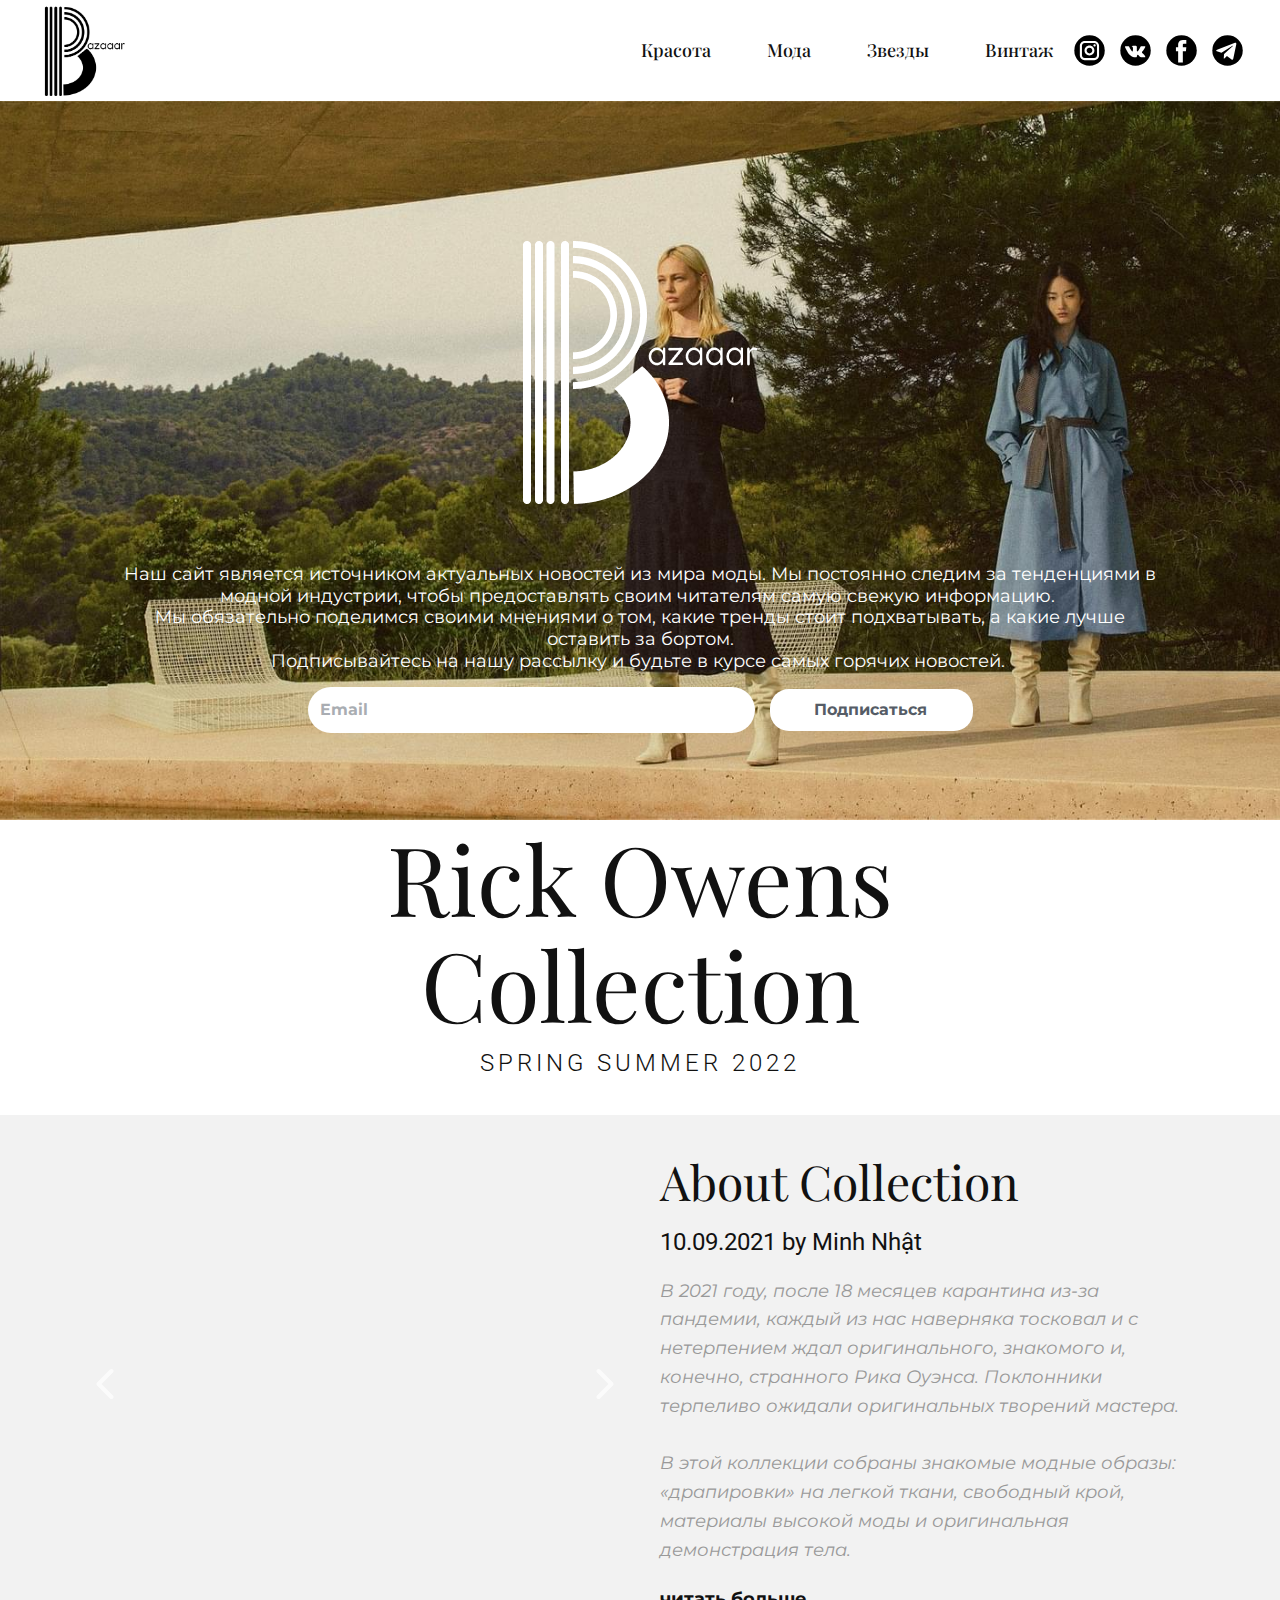
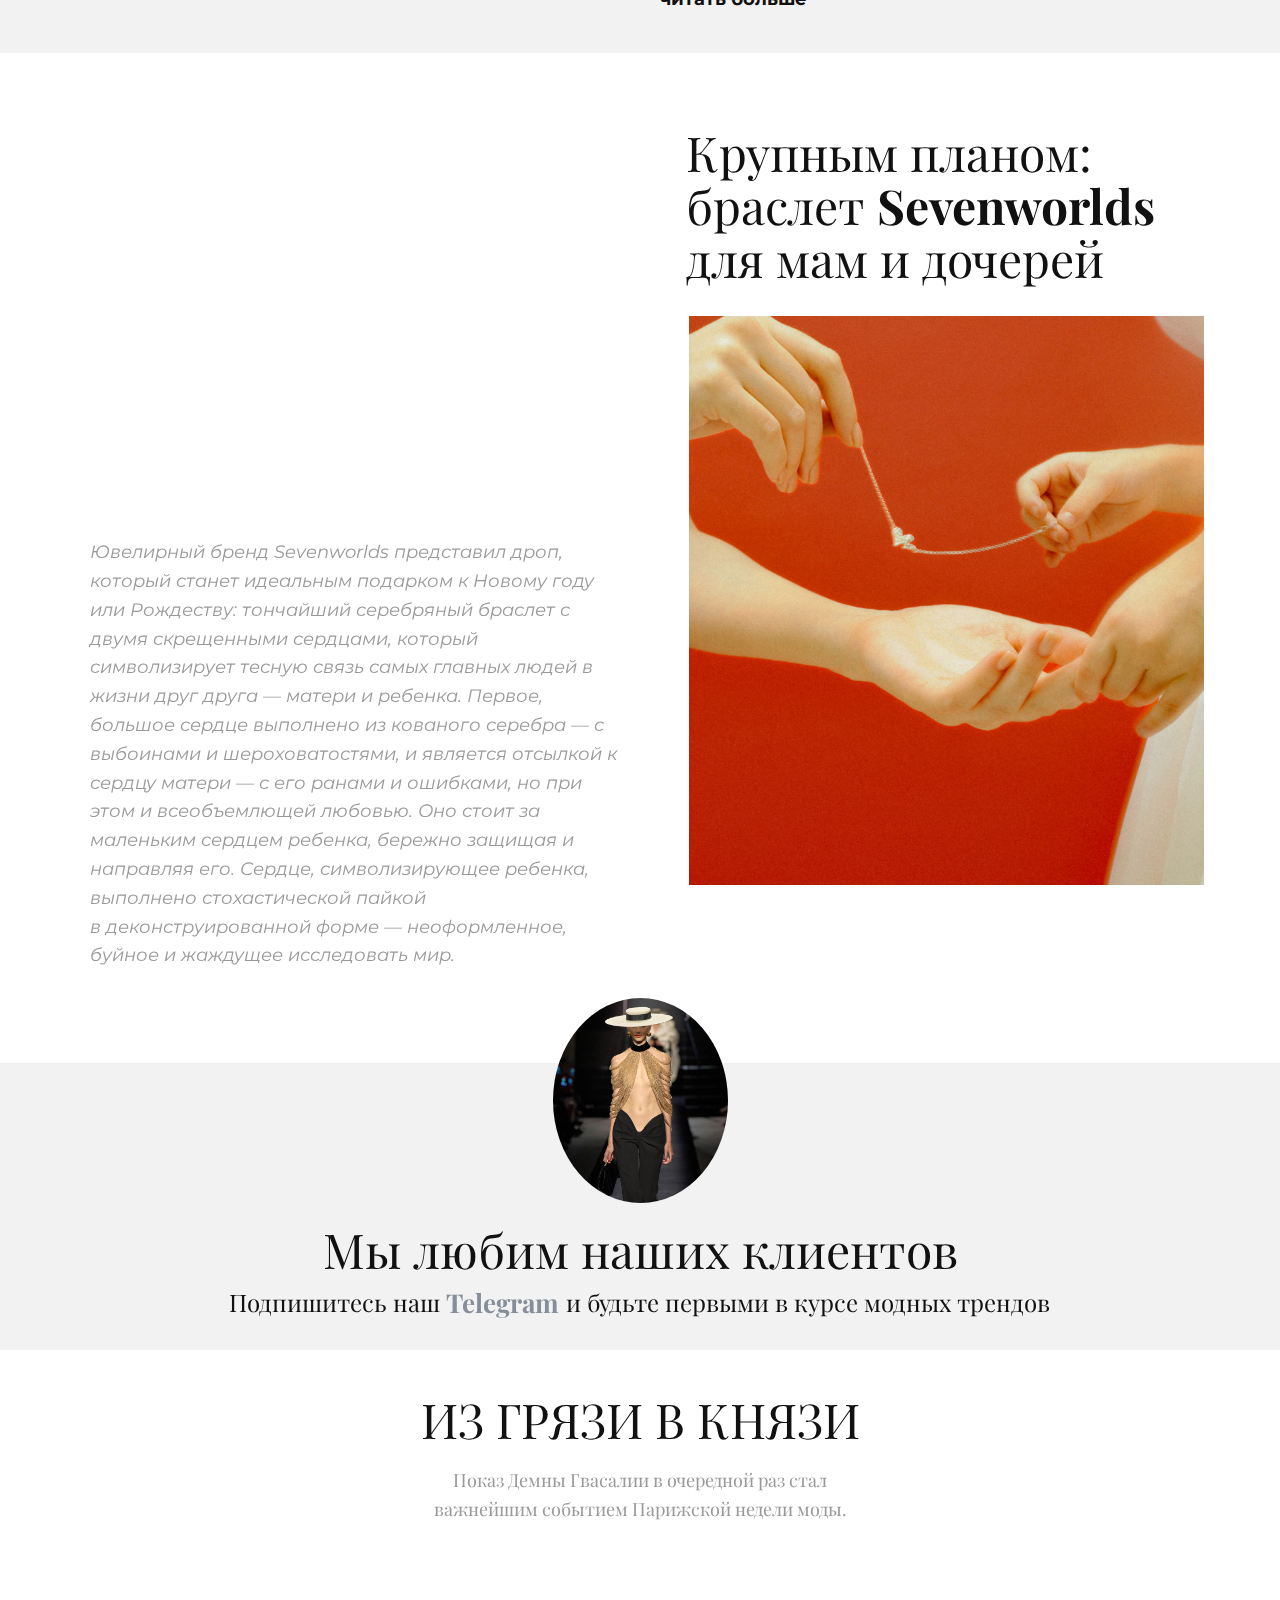
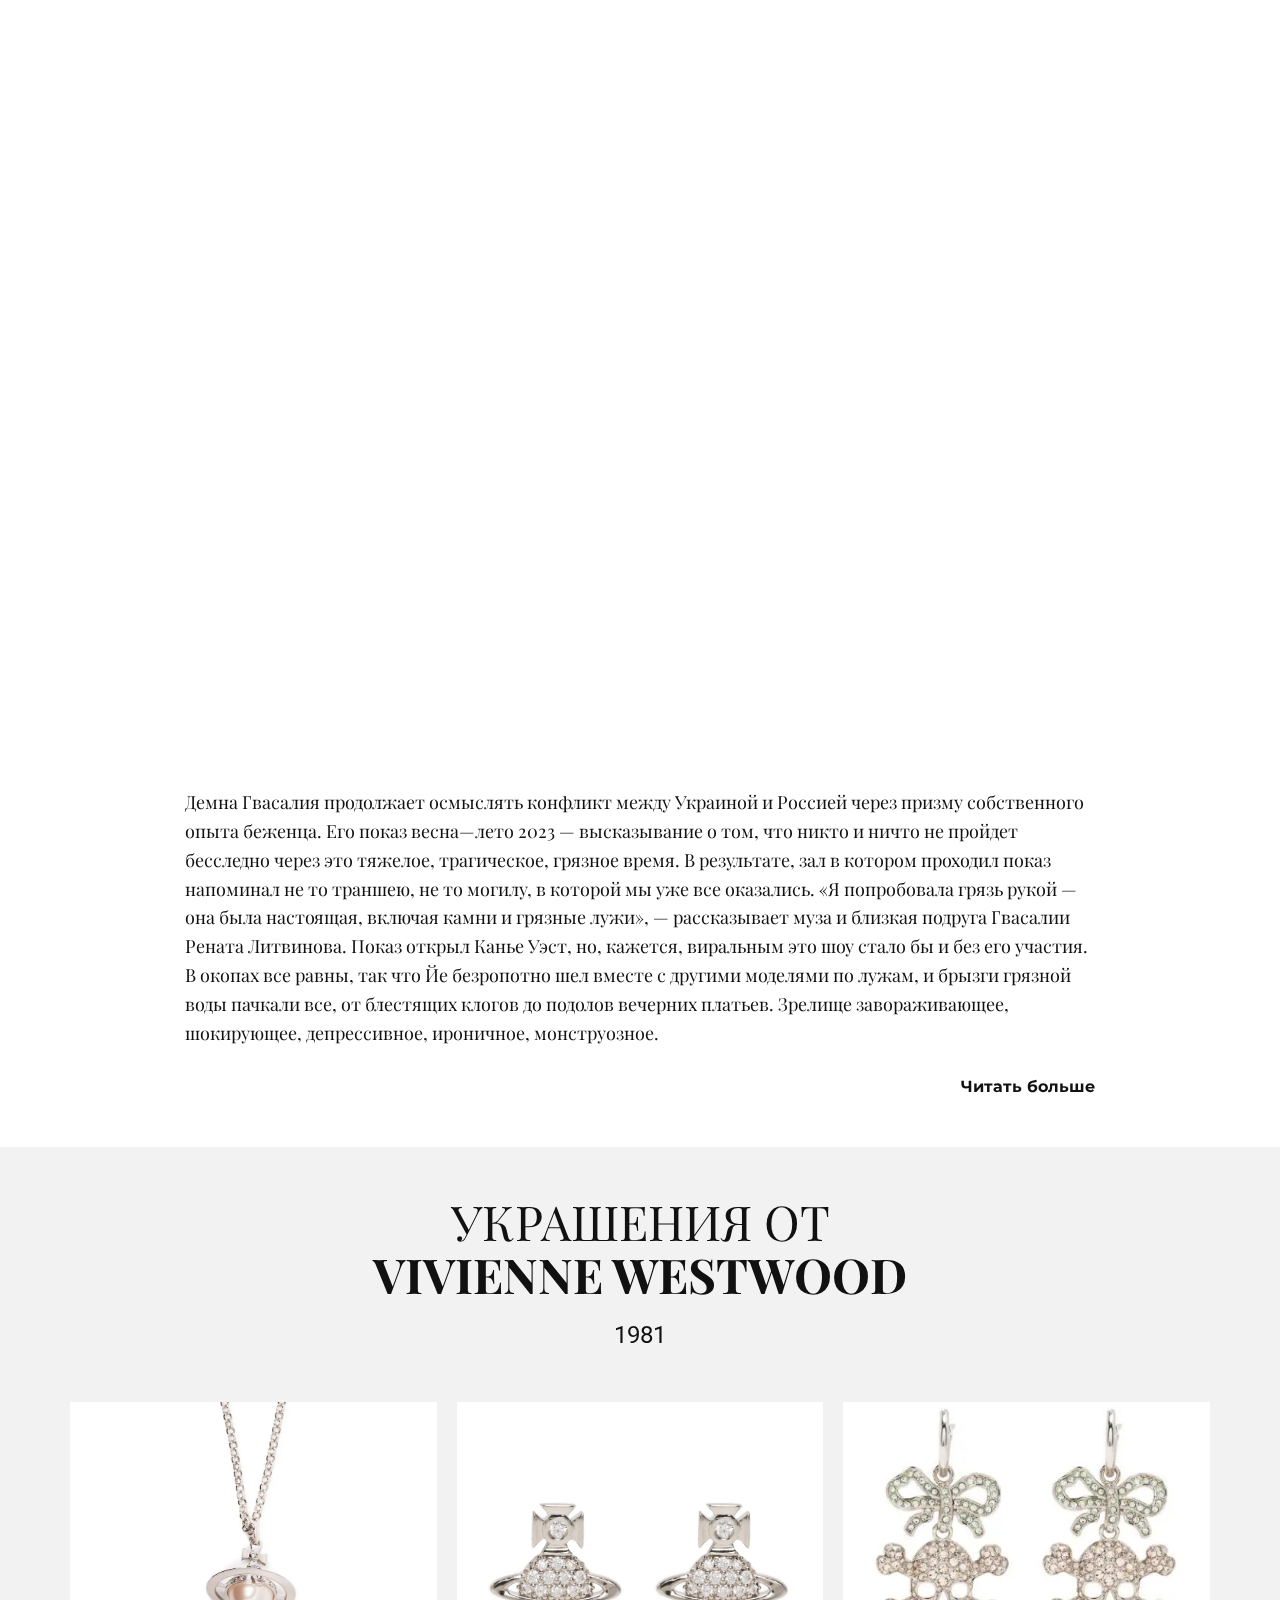
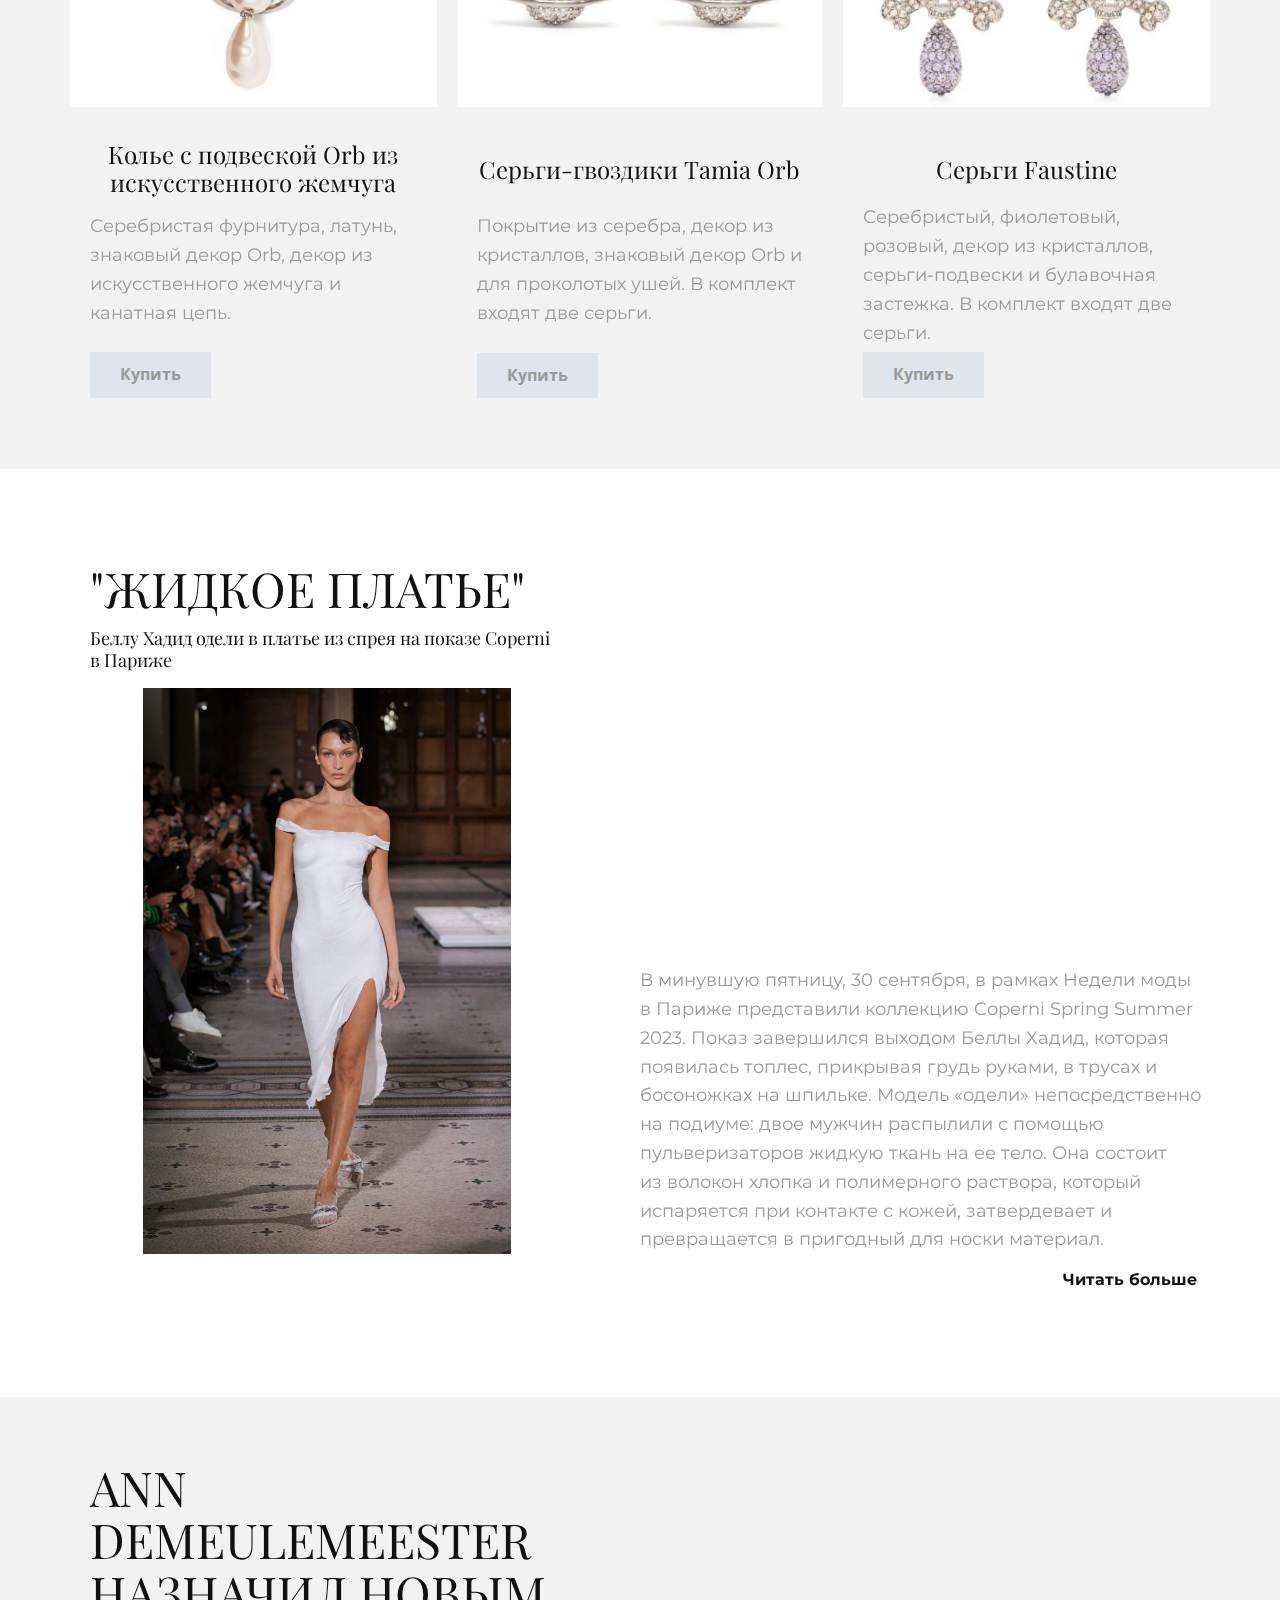
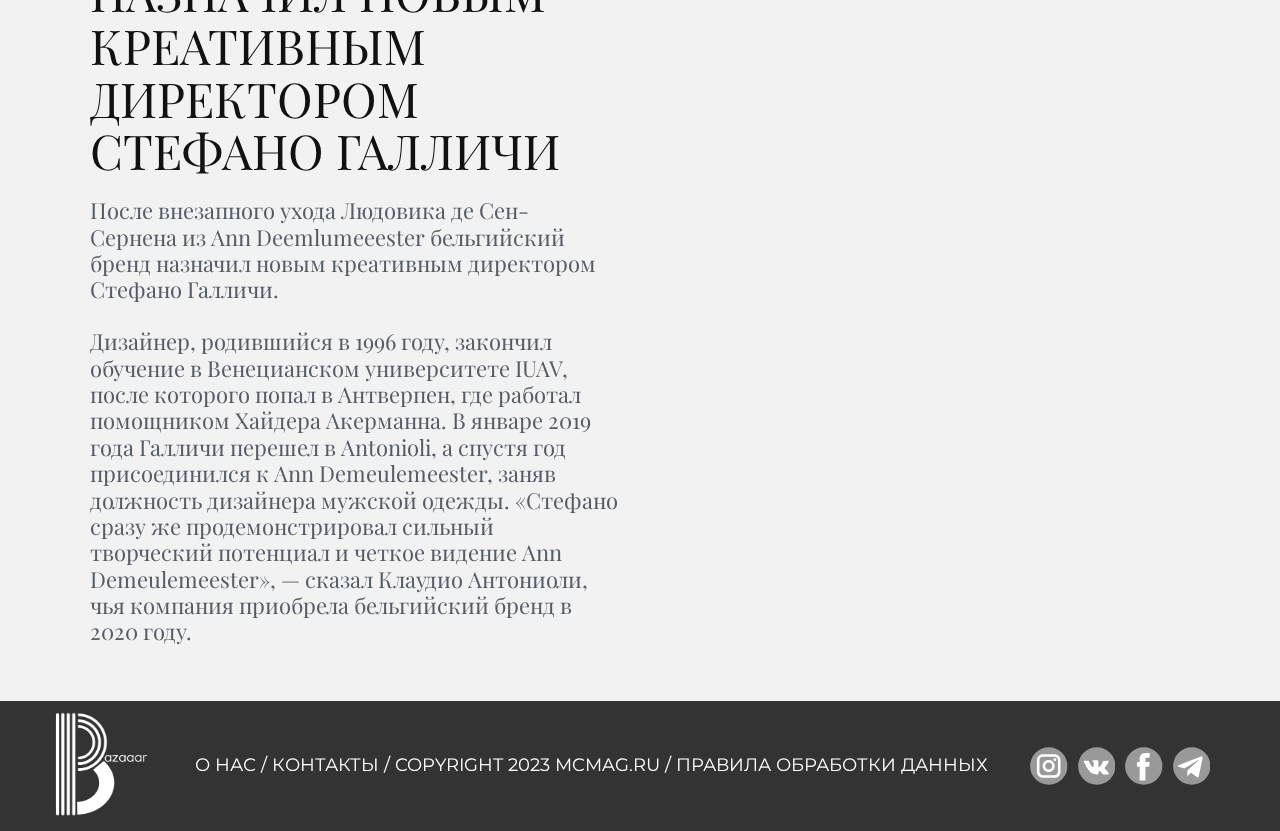
<file: cfqn lbpfqy/Page-2.html>
<!DOCTYPE html>
<html style="font-size: 16px;" lang="ru"><head>
    <meta name="viewport" content="width=device-width, initial-scale=1.0">
    <meta charset="utf-8">
    <meta name="keywords" content="Jewelry Collection, About Collection, 70% of Select Gold Clearance, We Love Our Clients, New Collection, New Arrivals, Free Delivery, Where To Buy, MILAN, IBIZA">
    <meta name="description" content="">
    <title>Page 2</title>
    <link rel="stylesheet" href="nicepage.css" media="screen">
<link rel="stylesheet" href="Page-2.css" media="screen">
    <script class="u-script" type="text/javascript" src="jquery-1.9.1.min.js" defer=""></script>
    <script class="u-script" type="text/javascript" src="nicepage.js" defer=""></script>
    <meta name="generator" content="Nicepage 5.11.2, nicepage.com">
    <meta name="referrer" content="origin">
    <link id="u-theme-google-font" rel="stylesheet" href="https://fonts.googleapis.com/css?family=Roboto:100,100i,300,300i,400,400i,500,500i,700,700i,900,900i|Open+Sans:300,300i,400,400i,500,500i,600,600i,700,700i,800,800i">
    <link id="u-page-google-font" rel="stylesheet" href="https://fonts.googleapis.com/css?family=Montserrat:100,100i,200,200i,300,300i,400,400i,500,500i,600,600i,700,700i,800,800i,900,900i|Playfair+Display:400,400i,500,500i,600,600i,700,700i,800,800i,900,900i">
    
    
    
    
    
    
    
    
    
    
    <script type="application/ld+json">{
		"@context": "http://schema.org",
		"@type": "Organization",
		"name": "",
		"logo": "images/2023-06-0619.31.56.png",
		"sameAs": []
}</script>
    <meta name="theme-color" content="#478ac9">
    <meta property="og:title" content="Page 2">
    <meta property="og:type" content="website">
  <meta data-intl-tel-input-cdn-path="intlTelInput/"></head>
  <body class="u-body u-xl-mode" data-lang="ru"><header class="u-align-center-sm u-align-center-xs u-clearfix u-header u-header" id="sec-a943"><div class="u-clearfix u-sheet u-sheet-1">
        <a href="https://nicepage.com" class="u-image u-logo u-image-1" data-image-width="572" data-image-height="610">
          <img src="images/2023-06-0619.31.56.png" class="u-logo-image u-logo-image-1">
        </a>
        <div class="u-social-icons u-spacing-15 u-social-icons-1">
          <a class="u-social-url" title="instagram" target="_blank" href=""><span class="u-icon u-social-icon u-social-instagram u-text-black"><svg class="u-svg-link" preserveAspectRatio="xMidYMin slice" viewBox="0 0 112 112" style=""><use xlink:href="#svg-f565"></use></svg><svg class="u-svg-content" viewBox="0 0 112 112" x="0" y="0" id="svg-f565"><circle fill="currentColor" cx="56.1" cy="56.1" r="55"></circle><path fill="#FFFFFF" d="M55.9,38.2c-9.9,0-17.9,8-17.9,17.9C38,66,46,74,55.9,74c9.9,0,17.9-8,17.9-17.9C73.8,46.2,65.8,38.2,55.9,38.2
      z M55.9,66.4c-5.7,0-10.3-4.6-10.3-10.3c-0.1-5.7,4.6-10.3,10.3-10.3c5.7,0,10.3,4.6,10.3,10.3C66.2,61.8,61.6,66.4,55.9,66.4z"></path><path fill="#FFFFFF" d="M74.3,33.5c-2.3,0-4.2,1.9-4.2,4.2s1.9,4.2,4.2,4.2s4.2-1.9,4.2-4.2S76.6,33.5,74.3,33.5z"></path><path fill="#FFFFFF" d="M73.1,21.3H38.6c-9.7,0-17.5,7.9-17.5,17.5v34.5c0,9.7,7.9,17.6,17.5,17.6h34.5c9.7,0,17.5-7.9,17.5-17.5V38.8
      C90.6,29.1,82.7,21.3,73.1,21.3z M83,73.3c0,5.5-4.5,9.9-9.9,9.9H38.6c-5.5,0-9.9-4.5-9.9-9.9V38.8c0-5.5,4.5-9.9,9.9-9.9h34.5
      c5.5,0,9.9,4.5,9.9,9.9V73.3z"></path></svg></span>
          </a>
          <a class="u-social-url" target="_blank" data-type="VK" title="VK" href=""><span class="u-icon u-social-icon u-social-vk u-text-black u-icon-2"><svg class="u-svg-link" preserveAspectRatio="xMidYMin slice" viewBox="0 0 112 112" style=""><use xlink:href="#svg-1e3d"></use></svg><svg class="u-svg-content" viewBox="0 0 112 112" x="0" y="0" id="svg-1e3d"><circle fill="currentColor" class="st0" cx="56.1" cy="56.1" r="55"></circle><path fill="#FFFFFF" d="M88.2,80.7l-9.8,0.1c0,0-2.1,0.4-4.9-1.5c-3.7-2.5-7.2-9.1-9.9-8.2C60.9,72,61,77.9,61,77.9s0,1.3-0.6,1.9
      c-0.7,0.7-2,0.9-2,0.9H54c0,0-9.7,0.6-18.3-8.3c-9.3-9.7-17.6-29-17.6-29s-0.5-1.3,0-1.9c0.6-0.7,2.2-0.7,2.2-0.7l10.5-0.1
      c0,0,1,0.2,1.7,0.7c0.6,0.4,0.9,1.2,0.9,1.2s1.7,4.3,4,8.2c4.4,7.6,6.4,9.3,7.9,8.4c2.2-1.2,1.5-10.7,1.5-10.7s0-3.5-1.1-5
      c-0.9-1.2-2.5-1.5-3.3-1.6c-0.6-0.1,0.4-1.5,1.6-2.1c1.9-0.9,5.2-1,9.2-0.9c3.1,0,4,0.2,5.2,0.5c3.6,0.9,2.4,4.3,2.4,12.4
      c0,2.6-0.5,6.3,1.4,7.5c0.8,0.5,2.8,0.1,7.7-8.3c2.3-4,4.1-8.6,4.1-8.6s0.4-0.8,1-1.2s1.4-0.3,1.4-0.3l11.1-0.1c0,0,3.3-0.4,3.9,1.1
      c0.6,1.6-1.2,5.3-5.8,11.3c-7.4,9.9-8.3,9-2.1,14.7c5.9,5.5,7.1,8.1,7.3,8.5C93.4,80.4,88.2,80.7,88.2,80.7z"></path></svg></span>
          </a>
          <a class="u-social-url" target="_blank" data-type="Facebook" title="Facebook" href=""><span class="u-icon u-social-facebook u-social-icon u-text-black u-icon-3"><svg class="u-svg-link" preserveAspectRatio="xMidYMin slice" viewBox="0 0 112 112" style=""><use xlink:href="#svg-6c3c"></use></svg><svg class="u-svg-content" viewBox="0 0 112 112" x="0" y="0" id="svg-6c3c"><circle fill="currentColor" cx="56.1" cy="56.1" r="55"></circle><path fill="#FFFFFF" d="M73.5,31.6h-9.1c-1.4,0-3.6,0.8-3.6,3.9v8.5h12.6L72,58.3H60.8v40.8H43.9V58.3h-8V43.9h8v-9.2
      c0-6.7,3.1-17,17-17h12.5v13.9H73.5z"></path></svg></span>
          </a>
          <a class="u-social-url" target="_blank" data-type="Telegram" title="Telegram" href=""><span class="u-icon u-social-icon u-social-telegram u-text-black u-icon-4"><svg class="u-svg-link" preserveAspectRatio="xMidYMin slice" viewBox="0 0 112 112" style=""><use xlink:href="#svg-a3e9"></use></svg><svg class="u-svg-content" viewBox="0 0 112 112" x="0" y="0" id="svg-a3e9"><circle fill="currentColor" cx="56.1" cy="56.1" r="55"></circle><path fill="#FFFFFF" d="M18.4,53.2l64.7-24.9c3-1.1,5.6,0.7,4.7,5.3l0,0l-11,51.8c-0.8,3.7-3,4.6-6.1,2.8L53.9,75.8l-8.1,7.8
	c-0.9,0.9-1.7,1.6-3.4,1.6l1.2-17l31.1-28c1.4-1.2-0.3-1.9-2.1-0.7L34.2,63.7l-16.6-5.2C14,57.4,14,54.9,18.4,53.2L18.4,53.2z"></path></svg></span>
          </a>
        </div>
        <nav class="u-align-left u-menu u-menu-one-level u-offcanvas u-menu-1">
          <div class="menu-collapse u-custom-font u-font-playfair-display" style="font-size: 1.125rem;">
            <a class="u-button-style u-custom-text-hover-color u-nav-link" href="#" style="padding: 13px 6px; font-size: calc(1em + 26px);">
              <svg class="u-svg-link" preserveAspectRatio="xMidYMin slice" viewBox="0 0 302 302" style=""><use xlink:href="#svg-8a8f"></use></svg>
              <svg xmlns="http://www.w3.org/2000/svg" xmlns:xlink="http://www.w3.org/1999/xlink" version="1.1" id="svg-8a8f" x="0px" y="0px" viewBox="0 0 302 302" style="enable-background:new 0 0 302 302;" xml:space="preserve" class="u-svg-content"><g><rect y="36" width="302" height="30"></rect><rect y="236" width="302" height="30"></rect><rect y="136" width="302" height="30"></rect>
</g><g></g><g></g><g></g><g></g><g></g><g></g><g></g><g></g><g></g><g></g><g></g><g></g><g></g><g></g><g></g></svg>
            </a>
          </div>
          <div class="u-custom-menu u-nav-container">
            <ul class="u-custom-font u-font-playfair-display u-nav u-unstyled u-nav-1"><li class="u-nav-item"><a class="u-button-style u-nav-link u-text-active-grey-90 u-text-hover-grey-30" href="blog/blog.html" target="_blank" style="padding: 14px 28px;">Красота</a>
</li><li class="u-nav-item"><a class="u-button-style u-nav-link u-text-active-grey-90 u-text-hover-grey-30" href="blog/blog.html" style="padding: 14px 28px;">Мода</a>
</li><li class="u-nav-item"><a class="u-button-style u-nav-link u-text-active-grey-90 u-text-hover-grey-30" href="blog/blog.html" style="padding: 14px 28px;">Звезды</a>
</li><li class="u-nav-item"><a class="u-button-style u-nav-link u-text-active-grey-90 u-text-hover-grey-30" href="blog/blog.html" style="padding: 14px 2px 14px 28px;">Винтаж</a>
</li></ul>
          </div>
          <div class="u-custom-menu u-nav-container-collapse">
            <div class="u-align-center u-black u-container-style u-inner-container-layout u-opacity u-opacity-95 u-sidenav">
              <div class="u-inner-container-layout u-sidenav-overflow">
                <div class="u-menu-close"></div>
                <ul class="u-align-center u-nav u-popupmenu-items u-unstyled u-nav-2"><li class="u-nav-item"><a class="u-button-style u-nav-link" href="blog/blog.html" target="_blank">Красота</a>
</li><li class="u-nav-item"><a class="u-button-style u-nav-link" href="blog/blog.html">Мода</a>
</li><li class="u-nav-item"><a class="u-button-style u-nav-link" href="blog/blog.html">Звезды</a>
</li><li class="u-nav-item"><a class="u-button-style u-nav-link" href="blog/blog.html">Винтаж</a>
</li></ul>
              </div>
            </div>
            <div class="u-black u-menu-overlay u-opacity u-opacity-70"></div>
          </div>
        </nav>
      </div></header> 
    <section class="u-clearfix u-image u-section-1" id="sec-7b94">
      <div class="u-clearfix u-sheet u-sheet-1">
        <img class="u-image u-image-contain u-image-default u-image-1" src="images/Line1.png" alt="" data-image-width="9" data-image-height="263">
        <img class="u-image u-image-contain u-image-default u-image-2" src="images/Line2.png" alt="" data-image-width="8" data-image-height="263">
        <img class="u-image u-image-contain u-image-default u-image-3" src="images/Line3.png" alt="" data-image-width="8" data-image-height="263">
        <img class="u-image u-image-contain u-image-default u-image-4" src="images/Line4.png" alt="" data-image-width="8" data-image-height="263">
        <img class="u-image u-image-contain u-image-default u-preserve-proportions u-image-5" src="images/Ellipse1.png" alt="" data-image-width="74" data-image-height="148">
        <img class="u-image u-image-contain u-image-default u-preserve-proportions u-image-6" src="images/Ellipse2.png" alt="" data-image-width="59" data-image-height="118">
        <img class="u-image u-image-contain u-image-default u-preserve-proportions u-image-7" src="images/Ellipse3.png" alt="" data-image-width="44" data-image-height="88">
        <img class="u-image u-image-contain u-image-default u-preserve-proportions u-image-8" src="images/Ellipse4.png" alt="" data-image-width="97" data-image-height="138">
        <img class="u-image u-image-contain u-image-default u-preserve-proportions u-image-9" src="images/azaaar.png" alt="" data-image-width="110" data-image-height="19">
        <h6 class="u-align-center u-custom-font u-font-montserrat u-text u-text-body-alt-color u-text-1"> Наш сайт является источником актуальных новостей из мира моды. Мы постоянно следим за тенденциями в модной индустрии, чтобы предоставлять своим читателям самую свежую информацию.&nbsp;<br>Мы обязательно поделимся своими мнениями о том, какие тренды стоит подхватывать, а какие лучше оставить за бортом.<br>Подписывайтесь на нашу рассылку и будьте в курсе самых горячих новостей.&nbsp;
        </h6>
        <div class="u-expanded-width-xs u-form u-form-1">
          <form action="https://forms.nicepagesrv.com/v2/form/process" class="u-clearfix u-form-horizontal u-form-spacing-15 u-inner-form" style="padding: 15px;" source="email">
            <div class="u-form-email u-form-group u-label-none">
              <label for="email-ef64" class="u-label">Email</label>
              <input type="email" placeholder="Email" id="email-ef64" name="email" class="u-border-none u-custom-font u-font-montserrat u-input u-input-rectangle u-radius-31 u-text-palette-5-dark-2 u-input-1" required="">
            </div>
            <div class="u-form-group u-form-submit">
              <a href="#" class="u-active-white u-border-active-palette-5-light-3 u-border-hover-palette-5-dark-1 u-border-none u-btn u-btn-round u-btn-submit u-button-style u-custom-font u-font-montserrat u-hover-palette-5-light-2 u-radius-19 u-text-active-palette-5-dark-2 u-text-hover-white u-text-palette-5-dark-2 u-white u-btn-1">Подписаться</a>
              <input type="submit" value="submit" class="u-form-control-hidden">
            </div>
            <div class="u-form-send-message u-form-send-success">#FormSendSuccess</div>
            <div class="u-form-send-error u-form-send-message">#FormSendError</div>
            <input type="hidden" value="" name="recaptchaResponse">
            <input type="hidden" name="formServices" value="8d477c26876150979e6fa92ff2d57612">
          </form>
        </div>
      </div>
    </section>
    <section class="u-clearfix u-section-2" id="sec-0a43">
      <div class="u-clearfix u-sheet u-sheet-1">
        <div class="u-container-style u-expanded-width-md u-expanded-width-sm u-expanded-width-xs u-group u-group-1">
          <div class="u-container-layout u-container-layout-1">
            <h1 class="u-align-center u-custom-font u-font-playfair-display u-text u-title u-text-1"> Rick Owens Collection</h1>
            <h4 class="u-align-center u-custom-font u-font-open-sans-condensed u-text u-text-2"> Spring Summer 2022</h4>
          </div>
        </div>
      </div>
    </section>
    <section class="u-clearfix u-expanded-width u-grey-5 u-section-3" id="sec-25ce">
      <div class="u-clearfix u-sheet u-sheet-1">
        <div class="u-clearfix u-expanded-width u-layout-wrap">
          <div class="u-layout">
            <div class="u-layout-row">
              <div class="u-container-align-center u-container-style u-layout-cell u-left-cell u-size-30 u-layout-cell-1">
                <div class="u-container-layout">
                  <div class="u-carousel u-expanded-width u-gallery u-gallery-slider u-layout-carousel u-lightbox u-no-transition u-show-text-none u-gallery-1" data-interval="5000" data-u-ride="carousel" id="carousel-03dc">
                    <ol class="u-absolute-hcenter u-carousel-indicators u-hidden u-carousel-indicators-1">
                      <li data-u-target="#carousel-03dc" data-u-slide-to="0" class="u-active u-grey-70 u-shape-circle" style="width: 10px; height: 10px;"></li>
                      <li data-u-target="#carousel-03dc" data-u-slide-to="1" class="u-grey-70 u-shape-circle" style="width: 10px; height: 10px;"></li>
                      <li data-u-target="#carousel-03dc" data-u-slide-to="2" class="u-grey-70 u-shape-circle" style="width: 10px; height: 10px;"></li>
                      <li data-u-target="#carousel-03dc" data-u-slide-to="3" class="u-grey-70 u-shape-circle" style="width: 10px; height: 10px;"></li>
                      <li data-u-target="#carousel-03dc" data-u-slide-to="4" class="u-grey-70 u-shape-circle" style="width: 10px; height: 10px;"></li>
                      <li data-u-target="#carousel-03dc" data-u-slide-to="5" class="u-grey-70 u-shape-circle" style="width: 10px; height: 10px;"></li>
                      <li data-u-target="#carousel-03dc" data-u-slide-to="6" class="u-grey-70 u-shape-circle" style="width: 10px; height: 10px;"></li>
                      <li data-u-target="#carousel-03dc" data-u-slide-to="7" class="u-grey-70 u-shape-circle" style="width: 10px; height: 10px;"></li>
                    </ol>
                    <div class="u-carousel-inner u-gallery-inner" role="listbox">
                      <div class="u-active u-carousel-item u-gallery-item u-carousel-item-1">
                        <div class="u-back-slide u-video">
                          <div class="u-background-video u-expanded" style="">
                            <div class="embed-responsive embed-responsive-1">
                              <iframe style="position: absolute;top: 0;left: 0;width: 100%;height: 100%;" class="embed-responsive-item" src="https://www.youtube.com/embed/KsZOwn_PG24?playlist=KsZOwn_PG24&amp;loop=1&amp;mute=1&amp;showinfo=0&amp;controls=0&amp;start=0&amp;autoplay=1" data-autoplay="1" frameborder="0" allowfullscreen=""></iframe>
                            </div>
                          </div>
                        </div>
                        <div class="u-align-center u-over-slide u-shading u-valign-bottom u-over-slide-1">
                          <h3 class="u-gallery-heading">Rick Owens | Spring Summer 2023 | Full Show</h3>
                          <p class="u-gallery-text">Full Fashion Show in High Definition</p>
                        </div>
                      </div>
                      <div class="u-carousel-item u-gallery-item u-carousel-item-2">
                        <div class="u-back-slide" data-image-width="960" data-image-height="1440">
                          <img class="u-back-image u-expanded u-back-image-1" src="images/1644932559-1633678398843344-00010-rick-owens-spring-22-rtw-paris-credit-gorunway.webp">
                        </div>
                        <div class="u-align-center u-over-slide u-shading u-valign-bottom u-over-slide-2"></div>
                      </div>
                      <div class="u-carousel-item u-gallery-item u-carousel-item-3" data-image-width="960" data-image-height="1440">
                        <div class="u-back-slide">
                          <img class="u-back-image u-expanded u-back-image-2" src="images/1644932564-1633678399140639-00008-rick-owens-spring-22-rtw-paris-credit-gorunway.webp">
                        </div>
                        <div class="u-align-center u-over-slide u-shading u-valign-bottom u-over-slide-3"></div>
                        <style data-mode="XL" data-visited="true"></style>
                        <style data-mode="LG"></style>
                        <style data-mode="MD"></style>
                        <style data-mode="SM"></style>
                        <style data-mode="XS"></style>
                      </div>
                      <div class="u-carousel-item u-gallery-item u-carousel-item-4" data-image-width="960" data-image-height="1440">
                        <div class="u-back-slide">
                          <img class="u-back-image u-expanded u-back-image-3" src="images/1644932578-1633678399723814-00011-rick-owens-spring-22-rtw-paris-credit-gorunway.webp">
                        </div>
                        <div class="u-align-center u-over-slide u-shading u-valign-bottom u-over-slide-4"></div>
                        <style data-mode="XL"></style>
                        <style data-mode="LG"></style>
                        <style data-mode="MD"></style>
                        <style data-mode="SM"></style>
                        <style data-mode="XS"></style>
                      </div>
                      <div class="u-carousel-item u-gallery-item u-carousel-item-5" data-image-width="960" data-image-height="1440">
                        <div class="u-back-slide">
                          <img class="u-back-image u-expanded u-back-image-4" src="images/1644932571-1633678399441467-00026-rick-owens-spring-22-rtw-paris-credit-gorunway.webp">
                        </div>
                        <div class="u-align-center u-over-slide u-shading u-valign-bottom u-over-slide-5"></div>
                        <style data-mode="XL"></style>
                        <style data-mode="LG"></style>
                        <style data-mode="MD"></style>
                        <style data-mode="SM"></style>
                        <style data-mode="XS"></style>
                      </div>
                      <div class="u-carousel-item u-gallery-item u-carousel-item-6" data-image-width="960" data-image-height="1440">
                        <div class="u-back-slide">
                          <img class="u-back-image u-expanded u-back-image-5" src="images/1644932594-1633678400677350-00014-rick-owens-spring-22-rtw-paris-credit-gorunway.webp">
                        </div>
                        <div class="u-align-center u-over-slide u-shading u-valign-bottom u-over-slide-6"></div>
                        <style data-mode="XL"></style>
                        <style data-mode="LG"></style>
                        <style data-mode="MD"></style>
                        <style data-mode="SM"></style>
                        <style data-mode="XS"></style>
                      </div>
                      <div class="u-carousel-item u-gallery-item u-carousel-item-7" data-image-width="960" data-image-height="1440">
                        <div class="u-back-slide">
                          <img class="u-back-image u-expanded u-back-image-6" src="images/1644932589-1633678400333586-00013-rick-owens-spring-22-rtw-paris-credit-gorunway.webp">
                        </div>
                        <div class="u-align-center u-over-slide u-shading u-valign-bottom u-over-slide-7"></div>
                        <style data-mode="XL"></style>
                        <style data-mode="LG"></style>
                        <style data-mode="MD"></style>
                        <style data-mode="SM"></style>
                        <style data-mode="XS"></style>
                      </div>
                      <div class="u-carousel-item u-gallery-item u-carousel-item-8" data-image-width="960" data-image-height="1440">
                        <div class="u-back-slide">
                          <img class="u-back-image u-expanded u-back-image-7" src="images/1644932583-1633678400040643-00012-rick-owens-spring-22-rtw-paris-credit-gorunway.webp">
                        </div>
                        <div class="u-align-center u-over-slide u-shading u-valign-bottom u-over-slide-8"></div>
                        <style data-mode="XL"></style>
                        <style data-mode="LG"></style>
                        <style data-mode="MD"></style>
                        <style data-mode="SM"></style>
                        <style data-mode="XS"></style>
                      </div>
                    </div>
                    <a class="u-absolute-vcenter u-carousel-control u-carousel-control-prev u-hidden-xs u-opacity u-opacity-70 u-spacing-10 u-text-white u-carousel-control-1" href="#carousel-03dc" role="button" data-u-slide="prev">
                      <span aria-hidden="true">
                        <svg viewBox="0 0 451.847 451.847"><path d="M97.141,225.92c0-8.095,3.091-16.192,9.259-22.366L300.689,9.27c12.359-12.359,32.397-12.359,44.751,0
c12.354,12.354,12.354,32.388,0,44.748L173.525,225.92l171.903,171.909c12.354,12.354,12.354,32.391,0,44.744
c-12.354,12.365-32.386,12.365-44.745,0l-194.29-194.281C100.226,242.115,97.141,234.018,97.141,225.92z"></path></svg>
                      </span>
                      <span class="sr-only">
                        <svg viewBox="0 0 451.847 451.847"><path d="M97.141,225.92c0-8.095,3.091-16.192,9.259-22.366L300.689,9.27c12.359-12.359,32.397-12.359,44.751,0
c12.354,12.354,12.354,32.388,0,44.748L173.525,225.92l171.903,171.909c12.354,12.354,12.354,32.391,0,44.744
c-12.354,12.365-32.386,12.365-44.745,0l-194.29-194.281C100.226,242.115,97.141,234.018,97.141,225.92z"></path></svg>
                      </span>
                    </a>
                    <a class="u-absolute-vcenter u-carousel-control u-carousel-control-next u-hidden-xs u-opacity u-opacity-70 u-spacing-10 u-text-white u-carousel-control-2" href="#carousel-03dc" role="button" data-u-slide="next">
                      <span aria-hidden="true">
                        <svg viewBox="0 0 451.846 451.847"><path d="M345.441,248.292L151.154,442.573c-12.359,12.365-32.397,12.365-44.75,0c-12.354-12.354-12.354-32.391,0-44.744
L278.318,225.92L106.409,54.017c-12.354-12.359-12.354-32.394,0-44.748c12.354-12.359,32.391-12.359,44.75,0l194.287,194.284
c6.177,6.18,9.262,14.271,9.262,22.366C354.708,234.018,351.617,242.115,345.441,248.292z"></path></svg>
                      </span>
                      <span class="sr-only">
                        <svg viewBox="0 0 451.846 451.847"><path d="M345.441,248.292L151.154,442.573c-12.359,12.365-32.397,12.365-44.75,0c-12.354-12.354-12.354-32.391,0-44.744
L278.318,225.92L106.409,54.017c-12.354-12.359-12.354-32.394,0-44.748c12.354-12.359,32.391-12.359,44.75,0l194.287,194.284
c6.177,6.18,9.262,14.271,9.262,22.366C354.708,234.018,351.617,242.115,345.441,248.292z"></path></svg>
                      </span>
                    </a>
                  </div>
                </div>
              </div>
              <div class="u-container-style u-layout-cell u-right-cell u-size-30 u-layout-cell-2">
                <div class="u-container-layout u-valign-middle">
                  <h2 class="u-custom-font u-font-playfair-display u-text u-text-1">About Collection</h2>
                  <h4 class="u-text u-text-2"> 10.09.2021 by Minh Nhật</h4>
                  <p class="u-custom-font u-font-montserrat u-text u-text-grey-40 u-text-3"> В 2021 году, после 18 месяцев карантина из-за пандемии, каждый из нас наверняка тосковал и с нетерпением ждал оригинального, знакомого и, конечно, странного Рика Оуэнса. Поклонники терпеливо ожидали оригинальных творений мастера.<br>
                    <br> В этой коллекции собраны знакомые модные образы: «драпировки» на легкой ткани, свободный крой, материалы высокой моды и оригинальная демонстрация тела.<br>
                  </p>
                  <a href="https://www.lofficielbaltic.com/fashion-week/rik-ouens-vesna-leto-2022-strannaya-i-strannaya-lichnost" class="u-border-none u-btn u-button-style u-custom-font u-font-montserrat u-none u-text-active-black u-text-hover-palette-5-dark-2 u-btn-1" target="_blank">читать больше</a>
                </div>
              </div>
            </div>
          </div>
        </div>
      </div>
    </section>
    <section class="u-clearfix u-section-4" id="sec-d80a">
      <div class="u-clearfix u-sheet u-sheet-1">
        <div class="u-clearfix u-expanded-width u-layout-wrap u-layout-wrap-1">
          <div class="u-layout">
            <div class="u-layout-row">
              <div class="u-size-30 u-size-60-md">
                <div class="u-layout-col">
                  <div class="u-container-style u-image u-layout-cell u-left-cell u-size-40 u-image-1" data-image-width="2592" data-image-height="3872">
                    <div class="u-container-layout"></div>
                  </div>
                  <div class="u-container-style u-layout-cell u-left-cell u-size-20 u-layout-cell-2">
                    <div class="u-container-layout">
                      <p class="u-custom-font u-font-montserrat u-text u-text-grey-40 u-text-1"> Ювелирный бренд Sevenworlds представил дроп, который станет идеальным подарком к Новому году или Рождеству: тончайший серебряный браслет с двумя скрещенными сердцами, который символизирует тесную связь самых главных людей в жизни друг друга&nbsp;— матери и ребенка. Первое, большое сердце выполнено из кованого серебра&nbsp;— с выбоинами и шероховатостями, и является отсылкой к сердцу матери&nbsp;— с его ранами и ошибками, но при этом и всеобъемлющей любовью. Оно стоит за маленьким сердцем ребенка, бережно защищая и направляя его. Сердце, символизирующее ребенка, выполнено стохастической пайкой в&nbsp;деконструированной форме&nbsp;— неоформленное, буйное и жаждущее исследовать мир.</p>
                    </div>
                  </div>
                </div>
              </div>
              <div class="u-size-30 u-size-60-md">
                <div class="u-layout-col">
                  <div class="u-container-style u-layout-cell u-right-cell u-size-20 u-layout-cell-3">
                    <div class="u-container-layout u-container-layout-3">
                      <h2 class="u-custom-font u-font-playfair-display u-text u-text-2"> Крупным планом: браслет <span style="font-weight: 700;">Sevenworlds</span> для мам и дочерей
                      </h2>
                    </div>
                  </div>
                  <div class="u-container-style u-layout-cell u-right-cell u-size-40 u-layout-cell-4">
                    <div class="u-container-layout">
                      <img class="u-image u-image-2" src="images/728x1088_1_01f25ac92bd81e40093991d5a96d46872592x3872_0xac120003_12598598381671503586.jpeg" data-image-width="728" data-image-height="1088">
                    </div>
                  </div>
                </div>
              </div>
            </div>
          </div>
        </div>
      </div>
    </section>
    <section class="u-clearfix u-grey-5 u-section-5" id="sec-0fb1">
      <div class="u-clearfix u-sheet u-sheet-1">
        <div class="u-align-center u-container-style u-group u-group-1">
          <div class="u-container-layout u-container-layout-1">
            <img src="images/608x712_21_0f0b467d460aa3435dec63389886c1561692x1981_0xac120003_12724245231657432315.jpeg" alt="" class="u-image u-image-circle u-image-1" data-image-width="608" data-image-height="712">
            <h2 class="u-custom-font u-font-playfair-display u-text u-text-1">Мы любим наших клиентов</h2>
            <a href="https://www.elle.ru/moda/" class="u-border-active-palette-5-dark-2 u-border-hover-palette-5-dark-3 u-border-none u-btn u-button-style u-custom-font u-font-playfair-display u-none u-text-active-palette-5-dark-2 u-text-hover-palette-5-dark-3 u-text-palette-5-dark-1 u-btn-1" target="_blank"> Telegram</a>
          </div>
        </div>
        <h4 class="u-custom-font u-font-playfair-display u-text u-text-2">Подпишитесь наш&nbsp; &nbsp; &nbsp; &nbsp; &nbsp; &nbsp; &nbsp; &nbsp; &nbsp; &nbsp; &nbsp;и будьте первыми в курсе модных трендов</h4>
      </div>
    </section>
    <section class="u-clearfix u-section-6" id="sec-789c">
      <div class="u-clearfix u-sheet u-sheet-1">
        <div class="u-align-center u-container-style u-group u-group-1">
          <div class="u-container-layout u-valign-middle u-container-layout-1">
            <h2 class="u-custom-font u-font-playfair-display u-text u-text-1">ИЗ ГРЯЗИ В КНЯЗИ</h2>
            <p class="u-custom-font u-font-playfair-display u-text u-text-grey-40 u-text-2"> Показ Демны Гвасалии в очередной раз стал важнейшим событием Парижской недели моды.</p>
          </div>
        </div>
        <div class="u-clearfix u-gutter-20 u-layout-wrap u-layout-wrap-1">
          <div class="u-layout">
            <div class="u-layout-col">
              <div class="u-size-30 u-size-60-md">
                <div class="u-layout-row">
                  <div class="u-container-style u-image u-layout-cell u-left-cell u-size-20 u-size-20-md u-image-1" data-image-width="675" data-image-height="1200">
                    <div class="u-container-layout"></div>
                  </div>
                  <div class="u-container-style u-image u-layout-cell u-size-20 u-size-20-md u-image-2" data-image-width="675" data-image-height="1200">
                    <div class="u-container-layout"></div>
                  </div>
                  <div class="u-container-style u-hidden-md u-image u-layout-cell u-right-cell u-size-20 u-size-20-md u-image-3" data-image-width="675" data-image-height="1200">
                    <div class="u-container-layout"></div>
                  </div>
                </div>
              </div>
              <div class="u-size-30 u-size-60-md">
                <div class="u-layout-row">
                  <div class="u-container-style u-image u-layout-cell u-left-cell u-size-20 u-size-20-md u-image-4" data-image-width="675" data-image-height="1200">
                    <div class="u-container-layout"></div>
                  </div>
                  <div class="u-container-style u-image u-layout-cell u-size-20 u-size-20-md u-image-5" data-image-width="675" data-image-height="1200">
                    <div class="u-container-layout"></div>
                  </div>
                  <div class="u-container-style u-hidden-md u-image u-layout-cell u-right-cell u-size-20 u-size-20-md u-image-6" data-image-width="675" data-image-height="1200">
                    <div class="u-container-layout"></div>
                  </div>
                </div>
              </div>
            </div>
          </div>
        </div>
        <p class="u-custom-font u-font-playfair-display u-text u-text-3"> Демна Гвасалия продолжает осмыслять конфликт между Украиной и&nbsp;Россией через призму собственного опыта беженца. Его показ весна—лето 2023&nbsp;— высказывание о&nbsp;том, что никто и&nbsp;ничто не&nbsp;пройдет бесследно через это тяжелое, трагическое, грязное время. В&nbsp;результате, зал в&nbsp;котором проходил показ напоминал не&nbsp;то&nbsp;траншею, не&nbsp;то&nbsp;могилу, в&nbsp;которой мы&nbsp;уже все оказались. «Я&nbsp;попробовала грязь рукой&nbsp;— она была настоящая, включая камни и&nbsp;грязные лужи»,&nbsp;— рассказывает муза и&nbsp;близкая подруга Гвасалии Рената Литвинова. Показ открыл Канье Уэст, но, кажется, виральным это шоу стало&nbsp;бы и&nbsp;без его участия. В&nbsp;окопах все равны, так что&nbsp;Йе безропотно шел вместе с&nbsp;другими моделями по&nbsp;лужам, и&nbsp;брызги грязной воды пачкали все, от&nbsp;блестящих клогов до&nbsp;подолов вечерних платьев. Зрелище завораживающее, шокирующее, депрессивное, ироничное, монструозное.</p>
        <a href="https://theblueprint.ru/fashion/moodboard/balenciaga-vesna-leto-2023-i-drugoye-gryaznoye-iskusstvo" class="u-border-none u-btn u-button-style u-custom-font u-font-montserrat u-none u-text-active-grey-90 u-text-hover-palette-5-dark-2 u-btn-1">Читать больше</a>
      </div>
    </section>
    <section class="u-clearfix u-grey-5 u-lightbox u-section-7" id="sec-2bab">
      <div class="u-clearfix u-sheet u-sheet-1">
        <div class="u-align-center u-container-style u-group u-group-1">
          <div class="u-container-layout u-valign-middle u-container-layout-1">
            <h2 class="u-custom-font u-font-playfair-display u-text u-text-1"> УКРАШЕНИЯ ОТ <span style="font-weight: 700;">VIVIENNE WESTWOOD</span>
            </h2>
            <h4 class="u-text u-text-2">1981<br>
            </h4>
          </div>
        </div>
        <div class="u-clearfix u-expanded-width u-gutter-20 u-layout-wrap u-layout-wrap-1">
          <div class="u-layout">
            <div class="u-layout-row">
              <div class="u-container-style u-layout-cell u-left-cell u-size-20 u-size-20-md u-layout-cell-1">
                <div class="u-container-layout">
                  <img class="u-expanded-width u-hover-feature u-image u-image-1" src="images/20081180_50131537_1000.webp" data-image-width="1000" data-image-height="1334">
                  <h4 class="u-align-center u-custom-font u-font-playfair-display u-text u-text-3"> Колье с подвеской Orb из искусственного жемчуга</h4>
                  <p class="u-custom-font u-font-montserrat u-text u-text-grey-40 u-text-4"> Серебристая фурнитура, латунь, знаковый декор Orb, декор из искусственного жемчуга и канатная цепь.&nbsp;</p>
                  <a href="https://www.farfetch.com/kz/shopping/women/vivienne-westwood-orb-item-20081180.aspx?storeid=11165" class="u-btn u-button-style u-palette-5-light-2 u-text-grey-40 u-text-hover-white u-btn-1">Купить<span style="font-weight: 700;"></span>
                  </a>
                </div>
              </div>
              <div class="u-container-style u-layout-cell u-size-20 u-size-20-md u-layout-cell-2">
                <div class="u-container-layout">
                  <img class="u-expanded-width u-hover-feature u-image u-image-default u-image-2" src="images/19856142_44960811_1000.webp" data-image-width="1000" data-image-height="1334" alt="">
                  <h4 class="u-align-center u-custom-font u-font-playfair-display u-text u-text-5"> Серьги-гвоздики Tamia Orb</h4>
                  <p class="u-custom-font u-font-montserrat u-text u-text-grey-40 u-text-6"> Покрытие из серебра, декор из кристаллов, знаковый декор Orb и для проколотых ушей. В комплект входят две серьги.&nbsp;</p>
                  <a href="https://www.farfetch.com/kz/shopping/women/vivienne-westwood-tamia-orb-item-19856142.aspx?storeid=11598" class="u-btn u-button-style u-palette-5-light-2 u-text-grey-40 u-text-hover-white u-btn-2">Купить<span style="font-weight: 700;"></span>
                  </a>
                </div>
              </div>
              <div class="u-container-style u-layout-cell u-right-cell u-size-20 u-size-20-md u-layout-cell-3">
                <div class="u-container-layout">
                  <img class="u-expanded-width u-hover-feature u-image u-image-3" src="images/19613670_44078010_480.webp" data-image-width="480" data-image-height="641">
                  <h4 class="u-align-center u-custom-font u-font-playfair-display u-text u-text-7"> Серьги Faustine</h4>
                  <p class="u-custom-font u-font-montserrat u-text u-text-grey-40 u-text-8"> Серебристый, фиолетовый, розовый, декор из кристаллов, серьги-подвески и булавочная застежка. В комплект входят две серьги.&nbsp;</p>
                  <a href="https://www.farfetch.com/kz/shopping/women/vivienne-westwood-tamia-orb-item-19856142.aspx?storeid=11598" class="u-btn u-button-style u-palette-5-light-2 u-text-grey-40 u-text-hover-white u-btn-3">Купить<span style="font-weight: 700;"></span>
                  </a>
                </div>
              </div>
            </div>
          </div>
        </div>
      </div>
      
      
      
    </section>
    <section class="u-clearfix u-section-8" id="carousel_5b99">
      <div class="u-clearfix u-sheet u-sheet-1">
        <div class="u-clearfix u-expanded-width u-gutter-0 u-layout-wrap u-layout-wrap-1">
          <div class="u-layout">
            <div class="u-layout-row">
              <div class="u-size-30 u-size-60-md">
                <div class="u-layout-col">
                  <div class="u-container-style u-layout-cell u-right-cell u-size-20 u-layout-cell-1">
                    <div class="u-container-layout">
                      <h2 class="u-custom-font u-font-playfair-display u-text u-text-1"> "ЖИДКОЕ ПЛАТЬЕ"</h2>
                      <h4 class="u-custom-font u-font-playfair-display u-text u-text-2"> Беллу Хадид одели в&nbsp;платье из&nbsp;спрея на&nbsp;показе Coperni в&nbsp;Париже</h4>
                    </div>
                  </div>
                  <div class="u-container-style u-layout-cell u-right-cell u-size-40 u-layout-cell-2">
                    <div class="u-container-layout">
                      <img class="u-image u-image-1" src="images/image-2022-10-01-094902-682x1024.jpg" data-image-width="682" data-image-height="1024">
                    </div>
                  </div>
                </div>
              </div>
              <div class="u-size-30 u-size-60-md">
                <div class="u-layout-col">
                  <div class="u-container-style u-image u-layout-cell u-left-cell u-size-40 u-image-2" data-image-width="455" data-image-height="297">
                    <div class="u-container-layout"></div>
                  </div>
                  <div class="u-container-style u-layout-cell u-left-cell u-size-20 u-layout-cell-4">
                    <div class="u-container-layout">
                      <p class="u-custom-font u-font-montserrat u-text u-text-grey-40 u-text-3"> В минувшую пятницу, 30&nbsp;сентября, в&nbsp;рамках Недели моды в&nbsp;Париже представили коллекцию Coperni Spring Summer 2023. Показ завершился выходом Беллы Хадид, которая появилась топлес, прикрывая грудь руками, в&nbsp;трусах и босоножках на&nbsp;шпильке. Модель «одели» непосредственно на&nbsp;подиуме: двое мужчин распылили с&nbsp;помощью пульверизаторов жидкую ткань на&nbsp;ее тело. Она состоит из&nbsp;волокон хлопка и полимерного раствора, который испаряется при&nbsp;контакте с&nbsp;кожей, затвердевает и превращается в&nbsp;пригодный для&nbsp;носки материал.</p>
                      <a href="https://theblueprint.ru/fashion/moodboard/balenciaga-vesna-leto-2023-i-drugoye-gryaznoye-iskusstvo" class="u-border-none u-btn u-button-style u-custom-font u-font-montserrat u-none u-text-active-grey-90 u-text-hover-palette-5-dark-2 u-btn-1">Читать больше</a>
                    </div>
                  </div>
                </div>
              </div>
            </div>
          </div>
        </div>
      </div>
    </section>
    <section class="u-clearfix u-grey-5 u-section-9" id="carousel_c947">
      <div class="u-clearfix u-sheet u-sheet-1">
        <div class="u-clearfix u-expanded-width u-layout-wrap u-layout-wrap-1">
          <div class="u-gutter-0 u-layout">
            <div class="u-layout-row">
              <div class="u-size-30 u-size-60-md">
                <div class="u-layout-col">
                  <div class="u-size-40">
                    <div class="u-layout-row">
                      <div class="u-container-style u-layout-cell u-left-cell u-size-60 u-layout-cell-1">
                        <div class="u-container-layout u-valign-middle u-container-layout-1">
                          <h2 class="u-custom-font u-font-playfair-display u-text u-text-1"> ANN DEMEULEMEESTER НАЗНАЧИЛ НОВЫМ КРЕАТИВНЫМ ДИРЕКТОРОМ СТЕФАНО ГАЛЛИЧИ</h2>
                          <h4 class="u-custom-font u-font-playfair-display u-text u-text-palette-5-dark-2 u-text-2"> После внезапного ухода&nbsp;Людовика де Сен-Сернена&nbsp;из&nbsp;​Ann Deemlumeeester бельгийский бренд назначил но​​вым креативным директором Стефано Галличи.&nbsp;</h4>
                        </div>
                      </div>
                    </div>
                  </div>
                  <div class="u-size-20">
                    <div class="u-layout-row">
                      <div class="u-container-style u-layout-cell u-size-60 u-layout-cell-2">
                        <div class="u-container-layout u-container-layout-2">
                          <h4 class="u-custom-font u-font-playfair-display u-text u-text-palette-5-dark-2 u-text-3"> Дизайнер, родившийся в 1996 году, закончил обучение в Венецианском университете IUAV, после которого попал в Антверпен, где работал помощником Хайдера Акерманна. В январе 2019 года Галличи перешел в Antonioli, а спустя год присоединился к Ann Demeulemeester, заняв должность дизайнера мужской одежды.&nbsp;«Стефано сразу же продемонстрировал сильный творческий потенциал и четкое видение Ann Demeulemeester», — сказал Клаудио Антониоли, чья компания приобрела бельгийский бренд в 2020 году.</h4>
                        </div>
                      </div>
                    </div>
                  </div>
                </div>
              </div>
              <div class="u-size-30 u-size-60-md">
                <div class="u-layout-row">
                  <div class="u-container-style u-image u-layout-cell u-right-cell u-size-60 u-image-1" data-image-width="1400" data-image-height="921">
                    <div class="u-container-layout u-container-layout-3"></div>
                  </div>
                </div>
              </div>
            </div>
          </div>
        </div>
      </div>
    </section>
    
    
    <footer class="u-align-center-md u-align-center-sm u-align-center-xs u-clearfix u-footer u-grey-80" id="sec-848d"><div class="u-clearfix u-sheet u-sheet-1">
        <a href="https://nicepage.com" class="u-image u-logo u-image-1" data-image-width="572" data-image-height="610">
          <img src="images/2023-06-0621.09.31.png" class="u-logo-image u-logo-image-1">
        </a>
        <p class="u-align-center-lg u-align-center-md u-align-center-xl u-custom-font u-font-montserrat u-text u-text-1">О НАС / КОНТАКТЫ / COPYRIGHT 2023 MCMAG.RU / ПРАВИЛА ОБРАБОТКИ ДАННЫХ</p>
        <div class="u-align-left u-social-icons u-spacing-10 u-social-icons-1">
          <a class="u-social-url" title="instagram" target="_blank" href=""><span class="u-icon u-social-icon u-social-instagram u-text-grey-40"><svg class="u-svg-link" preserveAspectRatio="xMidYMin slice" viewBox="0 0 112 112" style=""><use xlink:href="#svg-7133"></use></svg><svg class="u-svg-content" viewBox="0 0 112 112" x="0" y="0" id="svg-7133"><circle fill="currentColor" cx="56.1" cy="56.1" r="55"></circle><path fill="#FFFFFF" d="M55.9,38.2c-9.9,0-17.9,8-17.9,17.9C38,66,46,74,55.9,74c9.9,0,17.9-8,17.9-17.9C73.8,46.2,65.8,38.2,55.9,38.2
      z M55.9,66.4c-5.7,0-10.3-4.6-10.3-10.3c-0.1-5.7,4.6-10.3,10.3-10.3c5.7,0,10.3,4.6,10.3,10.3C66.2,61.8,61.6,66.4,55.9,66.4z"></path><path fill="#FFFFFF" d="M74.3,33.5c-2.3,0-4.2,1.9-4.2,4.2s1.9,4.2,4.2,4.2s4.2-1.9,4.2-4.2S76.6,33.5,74.3,33.5z"></path><path fill="#FFFFFF" d="M73.1,21.3H38.6c-9.7,0-17.5,7.9-17.5,17.5v34.5c0,9.7,7.9,17.6,17.5,17.6h34.5c9.7,0,17.5-7.9,17.5-17.5V38.8
      C90.6,29.1,82.7,21.3,73.1,21.3z M83,73.3c0,5.5-4.5,9.9-9.9,9.9H38.6c-5.5,0-9.9-4.5-9.9-9.9V38.8c0-5.5,4.5-9.9,9.9-9.9h34.5
      c5.5,0,9.9,4.5,9.9,9.9V73.3z"></path></svg></span>
          </a>
          <a class="u-social-url" title="vk" target="_blank" href=""><span class="u-icon u-social-icon u-social-vk u-text-grey-40"><svg class="u-svg-link" preserveAspectRatio="xMidYMin slice" viewBox="0 0 112 112" style=""><use xlink:href="#svg-1b3a"></use></svg><svg class="u-svg-content" viewBox="0 0 112 112" x="0" y="0" id="svg-1b3a"><circle fill="currentColor" class="st0" cx="56.1" cy="56.1" r="55"></circle><path fill="#FFFFFF" d="M88.2,80.7l-9.8,0.1c0,0-2.1,0.4-4.9-1.5c-3.7-2.5-7.2-9.1-9.9-8.2C60.9,72,61,77.9,61,77.9s0,1.3-0.6,1.9
      c-0.7,0.7-2,0.9-2,0.9H54c0,0-9.7,0.6-18.3-8.3c-9.3-9.7-17.6-29-17.6-29s-0.5-1.3,0-1.9c0.6-0.7,2.2-0.7,2.2-0.7l10.5-0.1
      c0,0,1,0.2,1.7,0.7c0.6,0.4,0.9,1.2,0.9,1.2s1.7,4.3,4,8.2c4.4,7.6,6.4,9.3,7.9,8.4c2.2-1.2,1.5-10.7,1.5-10.7s0-3.5-1.1-5
      c-0.9-1.2-2.5-1.5-3.3-1.6c-0.6-0.1,0.4-1.5,1.6-2.1c1.9-0.9,5.2-1,9.2-0.9c3.1,0,4,0.2,5.2,0.5c3.6,0.9,2.4,4.3,2.4,12.4
      c0,2.6-0.5,6.3,1.4,7.5c0.8,0.5,2.8,0.1,7.7-8.3c2.3-4,4.1-8.6,4.1-8.6s0.4-0.8,1-1.2s1.4-0.3,1.4-0.3l11.1-0.1c0,0,3.3-0.4,3.9,1.1
      c0.6,1.6-1.2,5.3-5.8,11.3c-7.4,9.9-8.3,9-2.1,14.7c5.9,5.5,7.1,8.1,7.3,8.5C93.4,80.4,88.2,80.7,88.2,80.7z"></path></svg></span>
          </a>
          <a class="u-social-url" title="facebook" target="_blank" href=""><span class="u-icon u-social-facebook u-social-icon u-text-grey-40"><svg class="u-svg-link" preserveAspectRatio="xMidYMin slice" viewBox="0 0 112 112" style=""><use xlink:href="#svg-50e8"></use></svg><svg class="u-svg-content" viewBox="0 0 112 112" x="0" y="0" id="svg-50e8"><circle fill="currentColor" cx="56.1" cy="56.1" r="55"></circle><path fill="#FFFFFF" d="M73.5,31.6h-9.1c-1.4,0-3.6,0.8-3.6,3.9v8.5h12.6L72,58.3H60.8v40.8H43.9V58.3h-8V43.9h8v-9.2
      c0-6.7,3.1-17,17-17h12.5v13.9H73.5z"></path></svg></span>
          </a>
          <a class="u-social-url" title="telegram" target="_blank" href=""><span class="u-icon u-social-icon u-social-telegram u-text-grey-40"><svg class="u-svg-link" preserveAspectRatio="xMidYMin slice" viewBox="0 0 112 112" style=""><use xlink:href="#svg-fa2f"></use></svg><svg class="u-svg-content" viewBox="0 0 112 112" x="0" y="0" id="svg-fa2f"><circle fill="currentColor" cx="56.1" cy="56.1" r="55"></circle><path fill="#FFFFFF" d="M18.4,53.2l64.7-24.9c3-1.1,5.6,0.7,4.7,5.3l0,0l-11,51.8c-0.8,3.7-3,4.6-6.1,2.8L53.9,75.8l-8.1,7.8
	c-0.9,0.9-1.7,1.6-3.4,1.6l1.2-17l31.1-28c1.4-1.2-0.3-1.9-2.1-0.7L34.2,63.7l-16.6-5.2C14,57.4,14,54.9,18.4,53.2L18.4,53.2z"></path></svg></span>
          </a>
        </div>
      </div></footer>
   
  
</body></html>
</file>
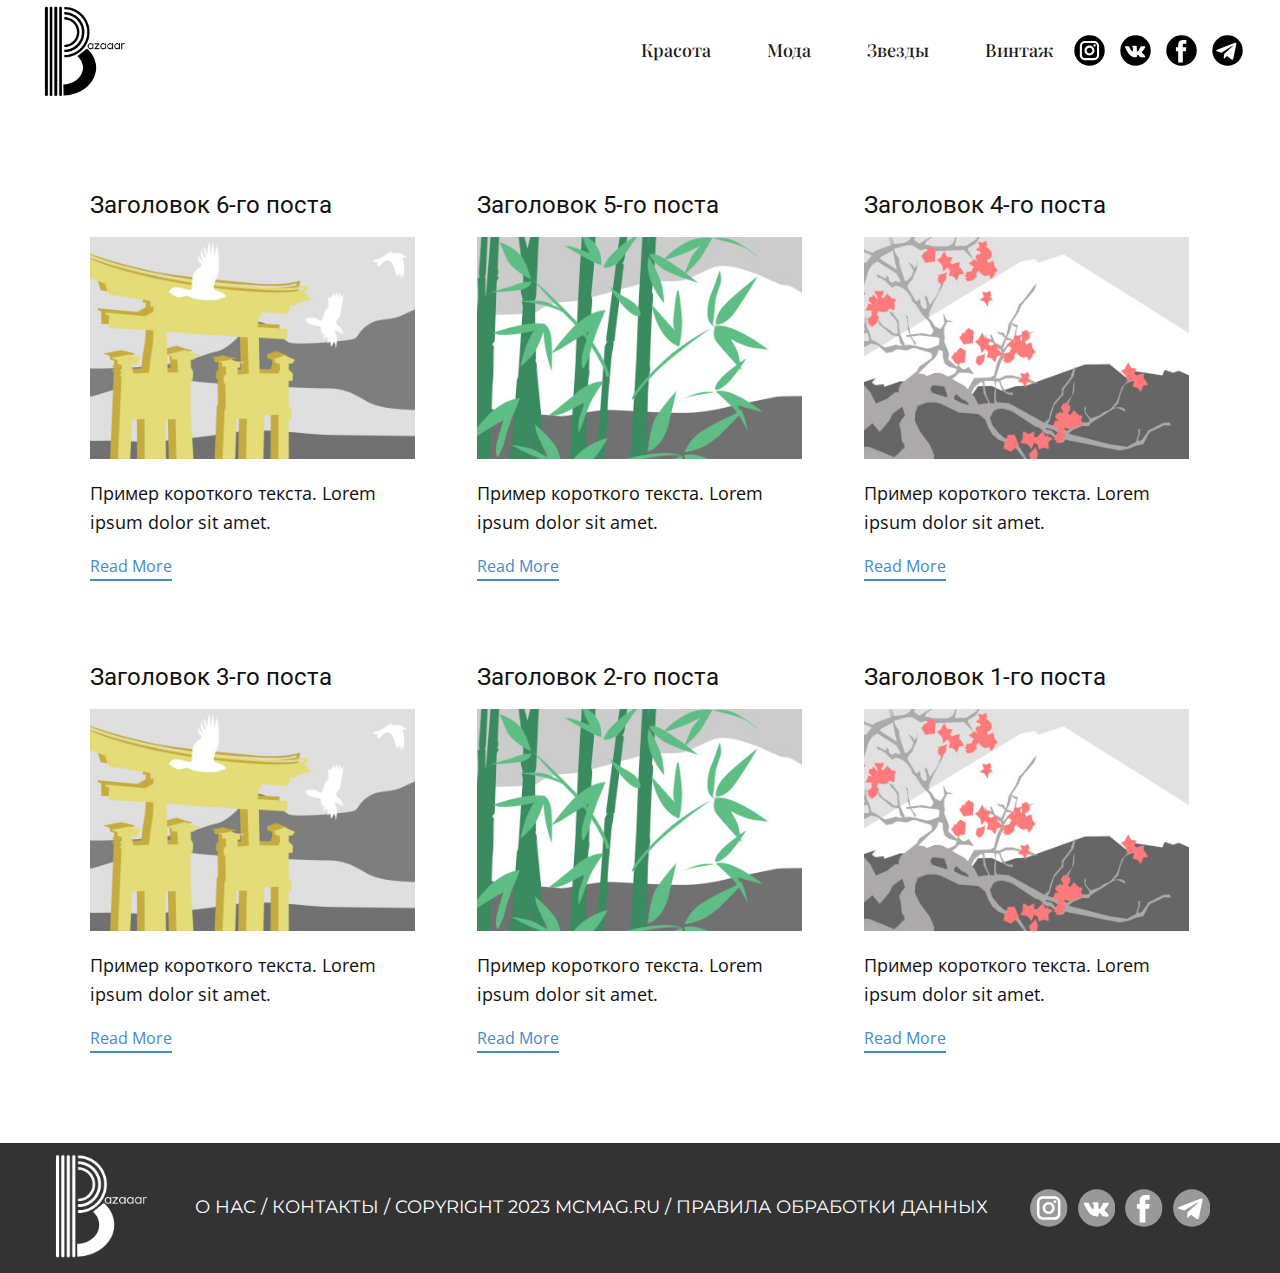
<file: cfqn lbpfqy/blog/blog.html>
<!DOCTYPE html>
<html style="font-size: 16px;" lang="ru"><head>
    <meta name="viewport" content="width=device-width, initial-scale=1.0">
    <meta charset="utf-8">
    <meta name="keywords" content="">
    <meta name="description" content="">
    <title>Blog Template</title>
    <link rel="stylesheet" href="../nicepage.css" media="screen">
<link rel="stylesheet" href="../Blog-Template.css" media="screen">
    <script class="u-script" type="text/javascript" src="../jquery-1.9.1.min.js" defer=""></script>
    <script class="u-script" type="text/javascript" src="../nicepage.js" defer=""></script>
    <meta name="generator" content="Nicepage 5.11.2, nicepage.com">
    <link id="u-theme-google-font" rel="stylesheet" href="https://fonts.googleapis.com/css?family=Roboto:100,100i,300,300i,400,400i,500,500i,700,700i,900,900i|Open+Sans:300,300i,400,400i,500,500i,600,600i,700,700i,800,800i">
    <link id="u-page-google-font" rel="stylesheet" href="https://fonts.googleapis.com/css?family=Playfair+Display:400,400i,500,500i,600,600i,700,700i,800,800i,900,900i|Montserrat:100,100i,200,200i,300,300i,400,400i,500,500i,600,600i,700,700i,800,800i,900,900i">
    
    
    <script type="application/ld+json">{
		"@context": "http://schema.org",
		"@type": "Organization",
		"name": "",
		"logo": "images/2023-06-0619.31.56.png",
		"sameAs": []
}</script>
    <meta name="theme-color" content="#478ac9">
  <meta data-intl-tel-input-cdn-path="intlTelInput/"></head>
  <body class="u-body u-xl-mode" data-lang="ru"><header class="u-align-center-sm u-align-center-xs u-clearfix u-header u-header" id="sec-a943"><div class="u-clearfix u-sheet u-sheet-1">
        <a href="https://nicepage.com" class="u-image u-logo u-image-1" data-image-width="572" data-image-height="610">
          <img src="../images/2023-06-0619.31.56.png" class="u-logo-image u-logo-image-1">
        </a>
        <div class="u-social-icons u-spacing-15 u-social-icons-1">
          <a class="u-social-url" title="instagram" target="_blank" href=""><span class="u-icon u-social-icon u-social-instagram u-text-black"><svg class="u-svg-link" preserveAspectRatio="xMidYMin slice" viewBox="0 0 112 112" style=""><use xlink:href="#svg-f565"></use></svg><svg class="u-svg-content" viewBox="0 0 112 112" x="0" y="0" id="svg-f565"><circle fill="currentColor" cx="56.1" cy="56.1" r="55"></circle><path fill="#FFFFFF" d="M55.9,38.2c-9.9,0-17.9,8-17.9,17.9C38,66,46,74,55.9,74c9.9,0,17.9-8,17.9-17.9C73.8,46.2,65.8,38.2,55.9,38.2
      z M55.9,66.4c-5.7,0-10.3-4.6-10.3-10.3c-0.1-5.7,4.6-10.3,10.3-10.3c5.7,0,10.3,4.6,10.3,10.3C66.2,61.8,61.6,66.4,55.9,66.4z"></path><path fill="#FFFFFF" d="M74.3,33.5c-2.3,0-4.2,1.9-4.2,4.2s1.9,4.2,4.2,4.2s4.2-1.9,4.2-4.2S76.6,33.5,74.3,33.5z"></path><path fill="#FFFFFF" d="M73.1,21.3H38.6c-9.7,0-17.5,7.9-17.5,17.5v34.5c0,9.7,7.9,17.6,17.5,17.6h34.5c9.7,0,17.5-7.9,17.5-17.5V38.8
      C90.6,29.1,82.7,21.3,73.1,21.3z M83,73.3c0,5.5-4.5,9.9-9.9,9.9H38.6c-5.5,0-9.9-4.5-9.9-9.9V38.8c0-5.5,4.5-9.9,9.9-9.9h34.5
      c5.5,0,9.9,4.5,9.9,9.9V73.3z"></path></svg></span>
          </a>
          <a class="u-social-url" target="_blank" data-type="VK" title="VK" href=""><span class="u-icon u-social-icon u-social-vk u-text-black u-icon-2"><svg class="u-svg-link" preserveAspectRatio="xMidYMin slice" viewBox="0 0 112 112" style=""><use xlink:href="#svg-1e3d"></use></svg><svg class="u-svg-content" viewBox="0 0 112 112" x="0" y="0" id="svg-1e3d"><circle fill="currentColor" class="st0" cx="56.1" cy="56.1" r="55"></circle><path fill="#FFFFFF" d="M88.2,80.7l-9.8,0.1c0,0-2.1,0.4-4.9-1.5c-3.7-2.5-7.2-9.1-9.9-8.2C60.9,72,61,77.9,61,77.9s0,1.3-0.6,1.9
      c-0.7,0.7-2,0.9-2,0.9H54c0,0-9.7,0.6-18.3-8.3c-9.3-9.7-17.6-29-17.6-29s-0.5-1.3,0-1.9c0.6-0.7,2.2-0.7,2.2-0.7l10.5-0.1
      c0,0,1,0.2,1.7,0.7c0.6,0.4,0.9,1.2,0.9,1.2s1.7,4.3,4,8.2c4.4,7.6,6.4,9.3,7.9,8.4c2.2-1.2,1.5-10.7,1.5-10.7s0-3.5-1.1-5
      c-0.9-1.2-2.5-1.5-3.3-1.6c-0.6-0.1,0.4-1.5,1.6-2.1c1.9-0.9,5.2-1,9.2-0.9c3.1,0,4,0.2,5.2,0.5c3.6,0.9,2.4,4.3,2.4,12.4
      c0,2.6-0.5,6.3,1.4,7.5c0.8,0.5,2.8,0.1,7.7-8.3c2.3-4,4.1-8.6,4.1-8.6s0.4-0.8,1-1.2s1.4-0.3,1.4-0.3l11.1-0.1c0,0,3.3-0.4,3.9,1.1
      c0.6,1.6-1.2,5.3-5.8,11.3c-7.4,9.9-8.3,9-2.1,14.7c5.9,5.5,7.1,8.1,7.3,8.5C93.4,80.4,88.2,80.7,88.2,80.7z"></path></svg></span>
          </a>
          <a class="u-social-url" target="_blank" data-type="Facebook" title="Facebook" href=""><span class="u-icon u-social-facebook u-social-icon u-text-black u-icon-3"><svg class="u-svg-link" preserveAspectRatio="xMidYMin slice" viewBox="0 0 112 112" style=""><use xlink:href="#svg-6c3c"></use></svg><svg class="u-svg-content" viewBox="0 0 112 112" x="0" y="0" id="svg-6c3c"><circle fill="currentColor" cx="56.1" cy="56.1" r="55"></circle><path fill="#FFFFFF" d="M73.5,31.6h-9.1c-1.4,0-3.6,0.8-3.6,3.9v8.5h12.6L72,58.3H60.8v40.8H43.9V58.3h-8V43.9h8v-9.2
      c0-6.7,3.1-17,17-17h12.5v13.9H73.5z"></path></svg></span>
          </a>
          <a class="u-social-url" target="_blank" data-type="Telegram" title="Telegram" href=""><span class="u-icon u-social-icon u-social-telegram u-text-black u-icon-4"><svg class="u-svg-link" preserveAspectRatio="xMidYMin slice" viewBox="0 0 112 112" style=""><use xlink:href="#svg-a3e9"></use></svg><svg class="u-svg-content" viewBox="0 0 112 112" x="0" y="0" id="svg-a3e9"><circle fill="currentColor" cx="56.1" cy="56.1" r="55"></circle><path fill="#FFFFFF" d="M18.4,53.2l64.7-24.9c3-1.1,5.6,0.7,4.7,5.3l0,0l-11,51.8c-0.8,3.7-3,4.6-6.1,2.8L53.9,75.8l-8.1,7.8
	c-0.9,0.9-1.7,1.6-3.4,1.6l1.2-17l31.1-28c1.4-1.2-0.3-1.9-2.1-0.7L34.2,63.7l-16.6-5.2C14,57.4,14,54.9,18.4,53.2L18.4,53.2z"></path></svg></span>
          </a>
        </div>
        <nav class="u-align-left u-menu u-menu-one-level u-offcanvas u-menu-1">
          <div class="menu-collapse u-custom-font u-font-playfair-display" style="font-size: 1.125rem;">
            <a class="u-button-style u-custom-text-hover-color u-nav-link" href="#" style="padding: 13px 6px; font-size: calc(1em + 26px);">
              <svg class="u-svg-link" preserveAspectRatio="xMidYMin slice" viewBox="0 0 302 302" style=""><use xlink:href="#svg-8a8f"></use></svg>
              <svg xmlns="http://www.w3.org/2000/svg" xmlns:xlink="http://www.w3.org/1999/xlink" version="1.1" id="svg-8a8f" x="0px" y="0px" viewBox="0 0 302 302" style="enable-background:new 0 0 302 302;" xml:space="preserve" class="u-svg-content"><g><rect y="36" width="302" height="30"></rect><rect y="236" width="302" height="30"></rect><rect y="136" width="302" height="30"></rect>
</g><g></g><g></g><g></g><g></g><g></g><g></g><g></g><g></g><g></g><g></g><g></g><g></g><g></g><g></g><g></g></svg>
            </a>
          </div>
          <div class="u-custom-menu u-nav-container">
            <ul class="u-custom-font u-font-playfair-display u-nav u-unstyled u-nav-1"><li class="u-nav-item"><a class="u-button-style u-nav-link u-text-active-grey-90 u-text-hover-grey-30" href="../blog/blog.html" target="_blank" style="padding: 14px 28px;">Красота</a>
</li><li class="u-nav-item"><a class="u-button-style u-nav-link u-text-active-grey-90 u-text-hover-grey-30" href="../blog/blog.html" style="padding: 14px 28px;">Мода</a>
</li><li class="u-nav-item"><a class="u-button-style u-nav-link u-text-active-grey-90 u-text-hover-grey-30" href="../blog/blog.html" style="padding: 14px 28px;">Звезды</a>
</li><li class="u-nav-item"><a class="u-button-style u-nav-link u-text-active-grey-90 u-text-hover-grey-30" href="../blog/blog.html" style="padding: 14px 2px 14px 28px;">Винтаж</a>
</li></ul>
          </div>
          <div class="u-custom-menu u-nav-container-collapse">
            <div class="u-align-center u-black u-container-style u-inner-container-layout u-opacity u-opacity-95 u-sidenav">
              <div class="u-inner-container-layout u-sidenav-overflow">
                <div class="u-menu-close"></div>
                <ul class="u-align-center u-nav u-popupmenu-items u-unstyled u-nav-2"><li class="u-nav-item"><a class="u-button-style u-nav-link" href="../blog/blog.html" target="_blank">Красота</a>
</li><li class="u-nav-item"><a class="u-button-style u-nav-link" href="../blog/blog.html">Мода</a>
</li><li class="u-nav-item"><a class="u-button-style u-nav-link" href="../blog/blog.html">Звезды</a>
</li><li class="u-nav-item"><a class="u-button-style u-nav-link" href="../blog/blog.html">Винтаж</a>
</li></ul>
              </div>
            </div>
            <div class="u-black u-menu-overlay u-opacity u-opacity-70"></div>
          </div>
        </nav>
      </div></header>
    <section class="u-clearfix u-section-1" id="sec-bb6c">
      <div class="u-clearfix u-sheet u-valign-middle u-sheet-1"><!--blog--><!--blog_options_json--><!--{"type":"Recent","source":"","tags":"","count":""}--><!--/blog_options_json-->
        <div class="u-blog u-expanded-width u-repeater u-repeater-1"><!--blog_post-->
          <div class="u-blog-post u-container-style u-repeater-item u-white u-repeater-item-1">
            <div class="u-container-layout u-similar-container u-valign-top u-container-layout-1"><!--blog_post_header-->
              <h4 class="u-blog-control u-text u-text-1">
                <a class="u-post-header-link" href="../blog/пост-5.html">Заголовок 6-го поста</a>
              </h4><!--/blog_post_header--><!--blog_post_image-->
              <a class="u-post-header-link" href="../blog/пост-5.html"><img alt="" class="u-blog-control u-expanded-width u-image u-image-default u-image-1" src="../images/8ad73f3c.jpeg"></a><!--/blog_post_image--><!--blog_post_content-->
              <div class="u-blog-control u-post-content u-text u-text-2 fr-view">Пример короткого текста. Lorem ipsum dolor sit amet.</div><!--/blog_post_content--><!--blog_post_readmore-->
              <a href="../blog/пост-5.html" class="u-blog-control u-border-2 u-border-palette-1-base u-btn u-btn-rectangle u-button-style u-none u-btn-1"><!--blog_post_readmore_content--><!--options_json--><!--{"content":"Read More","defaultValue":"Читать дальше"}--><!--/options_json-->Read More<!--/blog_post_readmore_content--></a><!--/blog_post_readmore-->
            </div>
          </div><div class="u-blog-post u-container-style u-repeater-item u-video-cover u-white">
            <div class="u-container-layout u-similar-container u-valign-top u-container-layout-2"><!--blog_post_header-->
              <h4 class="u-blog-control u-text u-text-3">
                <a class="u-post-header-link" href="../blog/пост-4.html">Заголовок 5-го поста</a>
              </h4><!--/blog_post_header--><!--blog_post_image-->
              <a class="u-post-header-link" href="../blog/пост-4.html"><img alt="" class="u-blog-control u-expanded-width u-image u-image-default u-image-2" src="../images/68f64b9d.jpeg"></a><!--/blog_post_image--><!--blog_post_content-->
              <div class="u-blog-control u-post-content u-text u-text-4 fr-view">Пример короткого текста. Lorem ipsum dolor sit amet.</div><!--/blog_post_content--><!--blog_post_readmore-->
              <a href="../blog/пост-4.html" class="u-blog-control u-border-2 u-border-palette-1-base u-btn u-btn-rectangle u-button-style u-none u-btn-2"><!--blog_post_readmore_content--><!--options_json--><!--{"content":"Read More","defaultValue":"Читать дальше"}--><!--/options_json-->Read More<!--/blog_post_readmore_content--></a><!--/blog_post_readmore-->
            </div>
          </div><div class="u-blog-post u-container-style u-repeater-item u-video-cover u-white">
            <div class="u-container-layout u-similar-container u-valign-top u-container-layout-3"><!--blog_post_header-->
              <h4 class="u-blog-control u-text u-text-5">
                <a class="u-post-header-link" href="../blog/пост-3.html">Заголовок 4-го поста</a>
              </h4><!--/blog_post_header--><!--blog_post_image-->
              <a class="u-post-header-link" href="../blog/пост-3.html"><img alt="" class="u-blog-control u-expanded-width u-image u-image-default u-image-3" src="../images/0fd3416c.jpeg"></a><!--/blog_post_image--><!--blog_post_content-->
              <div class="u-blog-control u-post-content u-text u-text-6 fr-view">Пример короткого текста. Lorem ipsum dolor sit amet.</div><!--/blog_post_content--><!--blog_post_readmore-->
              <a href="../blog/пост-3.html" class="u-blog-control u-border-2 u-border-palette-1-base u-btn u-btn-rectangle u-button-style u-none u-btn-3"><!--blog_post_readmore_content--><!--options_json--><!--{"content":"Read More","defaultValue":"Читать дальше"}--><!--/options_json-->Read More<!--/blog_post_readmore_content--></a><!--/blog_post_readmore-->
            </div>
          </div><div class="u-blog-post u-container-style u-repeater-item u-white u-repeater-item-1">
            <div class="u-container-layout u-similar-container u-valign-top u-container-layout-1"><!--blog_post_header-->
              <h4 class="u-blog-control u-text u-text-1">
                <a class="u-post-header-link" href="../blog/пост-2.html">Заголовок 3-го поста</a>
              </h4><!--/blog_post_header--><!--blog_post_image-->
              <a class="u-post-header-link" href="../blog/пост-2.html"><img alt="" class="u-blog-control u-expanded-width u-image u-image-default u-image-1" src="../images/8ad73f3c.jpeg"></a><!--/blog_post_image--><!--blog_post_content-->
              <div class="u-blog-control u-post-content u-text u-text-2 fr-view">Пример короткого текста. Lorem ipsum dolor sit amet.</div><!--/blog_post_content--><!--blog_post_readmore-->
              <a href="../blog/пост-2.html" class="u-blog-control u-border-2 u-border-palette-1-base u-btn u-btn-rectangle u-button-style u-none u-btn-1"><!--blog_post_readmore_content--><!--options_json--><!--{"content":"Read More","defaultValue":"Читать дальше"}--><!--/options_json-->Read More<!--/blog_post_readmore_content--></a><!--/blog_post_readmore-->
            </div>
          </div><div class="u-blog-post u-container-style u-repeater-item u-video-cover u-white">
            <div class="u-container-layout u-similar-container u-valign-top u-container-layout-2"><!--blog_post_header-->
              <h4 class="u-blog-control u-text u-text-3">
                <a class="u-post-header-link" href="../blog/пост-1.html">Заголовок 2-го поста</a>
              </h4><!--/blog_post_header--><!--blog_post_image-->
              <a class="u-post-header-link" href="../blog/пост-1.html"><img alt="" class="u-blog-control u-expanded-width u-image u-image-default u-image-2" src="../images/68f64b9d.jpeg"></a><!--/blog_post_image--><!--blog_post_content-->
              <div class="u-blog-control u-post-content u-text u-text-4 fr-view">Пример короткого текста. Lorem ipsum dolor sit amet.</div><!--/blog_post_content--><!--blog_post_readmore-->
              <a href="../blog/пост-1.html" class="u-blog-control u-border-2 u-border-palette-1-base u-btn u-btn-rectangle u-button-style u-none u-btn-2"><!--blog_post_readmore_content--><!--options_json--><!--{"content":"Read More","defaultValue":"Читать дальше"}--><!--/options_json-->Read More<!--/blog_post_readmore_content--></a><!--/blog_post_readmore-->
            </div>
          </div><div class="u-blog-post u-container-style u-repeater-item u-video-cover u-white">
            <div class="u-container-layout u-similar-container u-valign-top u-container-layout-3"><!--blog_post_header-->
              <h4 class="u-blog-control u-text u-text-5">
                <a class="u-post-header-link" href="../blog/пост.html">Заголовок 1-го поста</a>
              </h4><!--/blog_post_header--><!--blog_post_image-->
              <a class="u-post-header-link" href="../blog/пост.html"><img alt="" class="u-blog-control u-expanded-width u-image u-image-default u-image-3" src="../images/0fd3416c.jpeg"></a><!--/blog_post_image--><!--blog_post_content-->
              <div class="u-blog-control u-post-content u-text u-text-6 fr-view">Пример короткого текста. Lorem ipsum dolor sit amet.</div><!--/blog_post_content--><!--blog_post_readmore-->
              <a href="../blog/пост.html" class="u-blog-control u-border-2 u-border-palette-1-base u-btn u-btn-rectangle u-button-style u-none u-btn-3"><!--blog_post_readmore_content--><!--options_json--><!--{"content":"Read More","defaultValue":"Читать дальше"}--><!--/options_json-->Read More<!--/blog_post_readmore_content--></a><!--/blog_post_readmore-->
            </div>
          </div><!--/blog_post--><!--blog_post-->
          <!--/blog_post--><!--blog_post-->
          <!--/blog_post-->
        </div><!--/blog-->
      </div>
    </section>
    
    
    <footer class="u-align-center-md u-align-center-sm u-align-center-xs u-clearfix u-footer u-grey-80" id="sec-848d"><div class="u-clearfix u-sheet u-sheet-1">
        <a href="https://nicepage.com" class="u-image u-logo u-image-1" data-image-width="572" data-image-height="610">
          <img src="../images/2023-06-0621.09.31.png" class="u-logo-image u-logo-image-1">
        </a>
        <p class="u-align-center-lg u-align-center-md u-align-center-xl u-custom-font u-font-montserrat u-text u-text-1">О НАС / КОНТАКТЫ / COPYRIGHT 2023 MCMAG.RU / ПРАВИЛА ОБРАБОТКИ ДАННЫХ</p>
        <div class="u-align-left u-social-icons u-spacing-10 u-social-icons-1">
          <a class="u-social-url" title="instagram" target="_blank" href=""><span class="u-icon u-social-icon u-social-instagram u-text-grey-40"><svg class="u-svg-link" preserveAspectRatio="xMidYMin slice" viewBox="0 0 112 112" style=""><use xlink:href="#svg-7133"></use></svg><svg class="u-svg-content" viewBox="0 0 112 112" x="0" y="0" id="svg-7133"><circle fill="currentColor" cx="56.1" cy="56.1" r="55"></circle><path fill="#FFFFFF" d="M55.9,38.2c-9.9,0-17.9,8-17.9,17.9C38,66,46,74,55.9,74c9.9,0,17.9-8,17.9-17.9C73.8,46.2,65.8,38.2,55.9,38.2
      z M55.9,66.4c-5.7,0-10.3-4.6-10.3-10.3c-0.1-5.7,4.6-10.3,10.3-10.3c5.7,0,10.3,4.6,10.3,10.3C66.2,61.8,61.6,66.4,55.9,66.4z"></path><path fill="#FFFFFF" d="M74.3,33.5c-2.3,0-4.2,1.9-4.2,4.2s1.9,4.2,4.2,4.2s4.2-1.9,4.2-4.2S76.6,33.5,74.3,33.5z"></path><path fill="#FFFFFF" d="M73.1,21.3H38.6c-9.7,0-17.5,7.9-17.5,17.5v34.5c0,9.7,7.9,17.6,17.5,17.6h34.5c9.7,0,17.5-7.9,17.5-17.5V38.8
      C90.6,29.1,82.7,21.3,73.1,21.3z M83,73.3c0,5.5-4.5,9.9-9.9,9.9H38.6c-5.5,0-9.9-4.5-9.9-9.9V38.8c0-5.5,4.5-9.9,9.9-9.9h34.5
      c5.5,0,9.9,4.5,9.9,9.9V73.3z"></path></svg></span>
          </a>
          <a class="u-social-url" title="vk" target="_blank" href=""><span class="u-icon u-social-icon u-social-vk u-text-grey-40"><svg class="u-svg-link" preserveAspectRatio="xMidYMin slice" viewBox="0 0 112 112" style=""><use xlink:href="#svg-1b3a"></use></svg><svg class="u-svg-content" viewBox="0 0 112 112" x="0" y="0" id="svg-1b3a"><circle fill="currentColor" class="st0" cx="56.1" cy="56.1" r="55"></circle><path fill="#FFFFFF" d="M88.2,80.7l-9.8,0.1c0,0-2.1,0.4-4.9-1.5c-3.7-2.5-7.2-9.1-9.9-8.2C60.9,72,61,77.9,61,77.9s0,1.3-0.6,1.9
      c-0.7,0.7-2,0.9-2,0.9H54c0,0-9.7,0.6-18.3-8.3c-9.3-9.7-17.6-29-17.6-29s-0.5-1.3,0-1.9c0.6-0.7,2.2-0.7,2.2-0.7l10.5-0.1
      c0,0,1,0.2,1.7,0.7c0.6,0.4,0.9,1.2,0.9,1.2s1.7,4.3,4,8.2c4.4,7.6,6.4,9.3,7.9,8.4c2.2-1.2,1.5-10.7,1.5-10.7s0-3.5-1.1-5
      c-0.9-1.2-2.5-1.5-3.3-1.6c-0.6-0.1,0.4-1.5,1.6-2.1c1.9-0.9,5.2-1,9.2-0.9c3.1,0,4,0.2,5.2,0.5c3.6,0.9,2.4,4.3,2.4,12.4
      c0,2.6-0.5,6.3,1.4,7.5c0.8,0.5,2.8,0.1,7.7-8.3c2.3-4,4.1-8.6,4.1-8.6s0.4-0.8,1-1.2s1.4-0.3,1.4-0.3l11.1-0.1c0,0,3.3-0.4,3.9,1.1
      c0.6,1.6-1.2,5.3-5.8,11.3c-7.4,9.9-8.3,9-2.1,14.7c5.9,5.5,7.1,8.1,7.3,8.5C93.4,80.4,88.2,80.7,88.2,80.7z"></path></svg></span>
          </a>
          <a class="u-social-url" title="facebook" target="_blank" href=""><span class="u-icon u-social-facebook u-social-icon u-text-grey-40"><svg class="u-svg-link" preserveAspectRatio="xMidYMin slice" viewBox="0 0 112 112" style=""><use xlink:href="#svg-50e8"></use></svg><svg class="u-svg-content" viewBox="0 0 112 112" x="0" y="0" id="svg-50e8"><circle fill="currentColor" cx="56.1" cy="56.1" r="55"></circle><path fill="#FFFFFF" d="M73.5,31.6h-9.1c-1.4,0-3.6,0.8-3.6,3.9v8.5h12.6L72,58.3H60.8v40.8H43.9V58.3h-8V43.9h8v-9.2
      c0-6.7,3.1-17,17-17h12.5v13.9H73.5z"></path></svg></span>
          </a>
          <a class="u-social-url" title="telegram" target="_blank" href=""><span class="u-icon u-social-icon u-social-telegram u-text-grey-40"><svg class="u-svg-link" preserveAspectRatio="xMidYMin slice" viewBox="0 0 112 112" style=""><use xlink:href="#svg-fa2f"></use></svg><svg class="u-svg-content" viewBox="0 0 112 112" x="0" y="0" id="svg-fa2f"><circle fill="currentColor" cx="56.1" cy="56.1" r="55"></circle><path fill="#FFFFFF" d="M18.4,53.2l64.7-24.9c3-1.1,5.6,0.7,4.7,5.3l0,0l-11,51.8c-0.8,3.7-3,4.6-6.1,2.8L53.9,75.8l-8.1,7.8
	c-0.9,0.9-1.7,1.6-3.4,1.6l1.2-17l31.1-28c1.4-1.2-0.3-1.9-2.1-0.7L34.2,63.7l-16.6-5.2C14,57.4,14,54.9,18.4,53.2L18.4,53.2z"></path></svg></span>
          </a>
        </div>
      </div></footer>
    
  
</body></html>
</file>
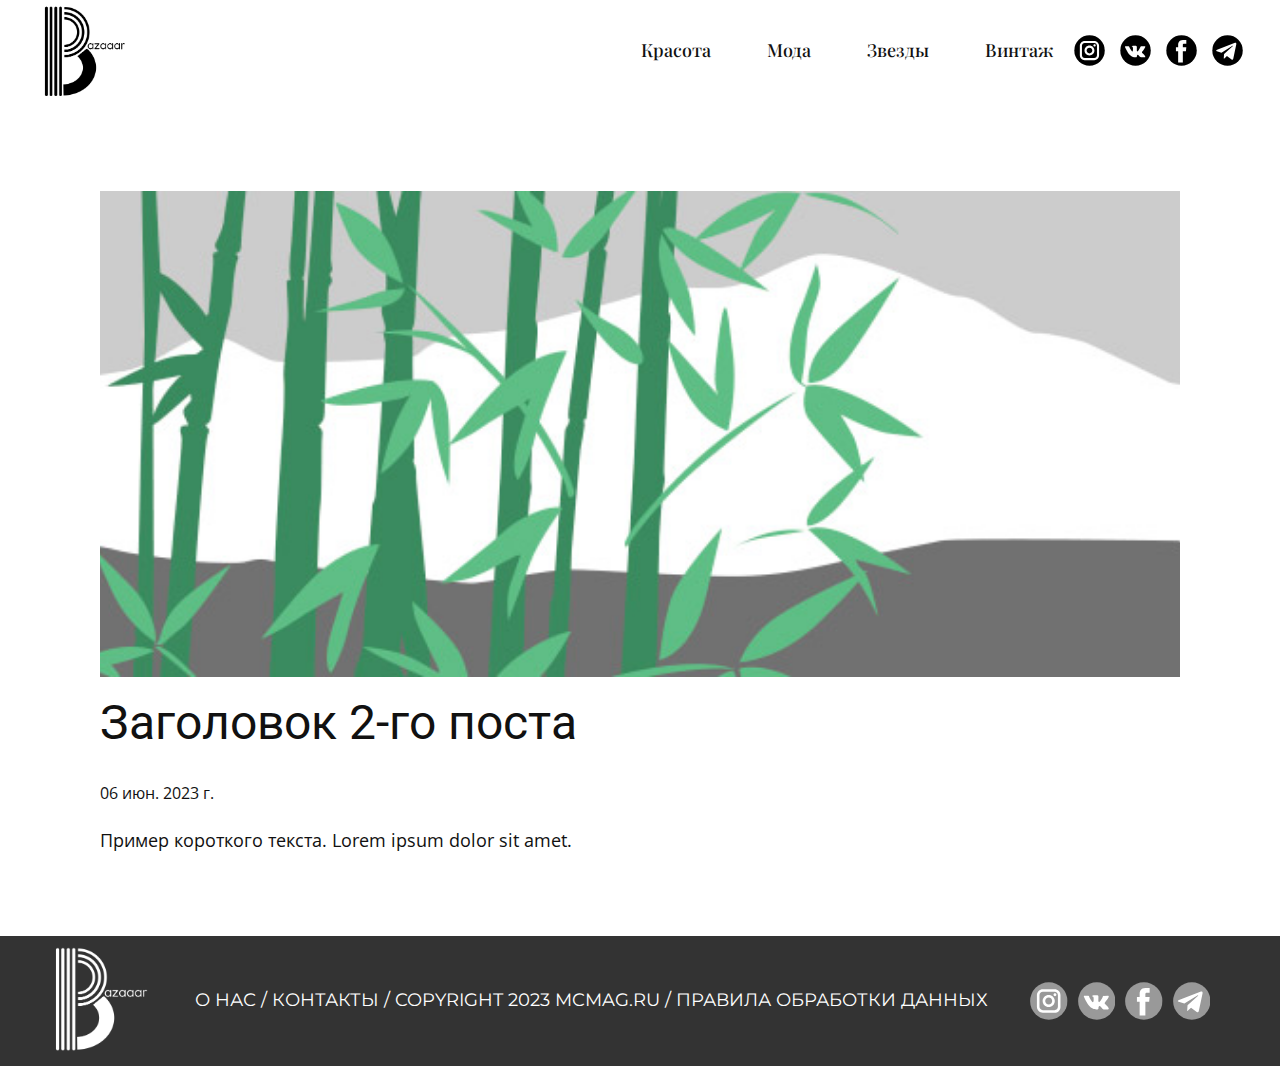
<file: cfqn lbpfqy/blog/пост-1.html>
<!DOCTYPE html>
<html style="font-size: 16px;" lang="ru"><head>
    <meta name="viewport" content="width=device-width, initial-scale=1.0">
    <meta charset="utf-8">
    <meta name="keywords" content="Заголовок 1-го поста">
    <meta name="description" content="">
    <title>Заголовок 2-го поста</title>
    <link rel="stylesheet" href="../nicepage.css" media="screen">
<link rel="stylesheet" href="../Post-Template.css" media="screen">
    <script class="u-script" type="text/javascript" src="../jquery-1.9.1.min.js" defer=""></script>
    <script class="u-script" type="text/javascript" src="../nicepage.js" defer=""></script>
    <meta name="generator" content="Nicepage 5.11.2, nicepage.com">
    <link id="u-theme-google-font" rel="stylesheet" href="https://fonts.googleapis.com/css?family=Roboto:100,100i,300,300i,400,400i,500,500i,700,700i,900,900i|Open+Sans:300,300i,400,400i,500,500i,600,600i,700,700i,800,800i">
    <link id="u-page-google-font" rel="stylesheet" href="https://fonts.googleapis.com/css?family=Playfair+Display:400,400i,500,500i,600,600i,700,700i,800,800i,900,900i|Montserrat:100,100i,200,200i,300,300i,400,400i,500,500i,600,600i,700,700i,800,800i,900,900i">
    
    
    <script type="application/ld+json">{
		"@context": "http://schema.org",
		"@type": "Organization",
		"name": "",
		"logo": "images/2023-06-0619.31.56.png",
		"sameAs": []
}</script>
    <meta name="theme-color" content="#478ac9">
  <meta data-intl-tel-input-cdn-path="intlTelInput/"></head>
  <body class="u-body u-xl-mode" data-lang="ru"><header class="u-align-center-sm u-align-center-xs u-clearfix u-header u-header" id="sec-a943"><div class="u-clearfix u-sheet u-sheet-1">
        <a href="https://nicepage.com" class="u-image u-logo u-image-1" data-image-width="572" data-image-height="610">
          <img src="../images/2023-06-0619.31.56.png" class="u-logo-image u-logo-image-1">
        </a>
        <div class="u-social-icons u-spacing-15 u-social-icons-1">
          <a class="u-social-url" title="instagram" target="_blank" href=""><span class="u-icon u-social-icon u-social-instagram u-text-black"><svg class="u-svg-link" preserveAspectRatio="xMidYMin slice" viewBox="0 0 112 112" style=""><use xlink:href="#svg-f565"></use></svg><svg class="u-svg-content" viewBox="0 0 112 112" x="0" y="0" id="svg-f565"><circle fill="currentColor" cx="56.1" cy="56.1" r="55"></circle><path fill="#FFFFFF" d="M55.9,38.2c-9.9,0-17.9,8-17.9,17.9C38,66,46,74,55.9,74c9.9,0,17.9-8,17.9-17.9C73.8,46.2,65.8,38.2,55.9,38.2
      z M55.9,66.4c-5.7,0-10.3-4.6-10.3-10.3c-0.1-5.7,4.6-10.3,10.3-10.3c5.7,0,10.3,4.6,10.3,10.3C66.2,61.8,61.6,66.4,55.9,66.4z"></path><path fill="#FFFFFF" d="M74.3,33.5c-2.3,0-4.2,1.9-4.2,4.2s1.9,4.2,4.2,4.2s4.2-1.9,4.2-4.2S76.6,33.5,74.3,33.5z"></path><path fill="#FFFFFF" d="M73.1,21.3H38.6c-9.7,0-17.5,7.9-17.5,17.5v34.5c0,9.7,7.9,17.6,17.5,17.6h34.5c9.7,0,17.5-7.9,17.5-17.5V38.8
      C90.6,29.1,82.7,21.3,73.1,21.3z M83,73.3c0,5.5-4.5,9.9-9.9,9.9H38.6c-5.5,0-9.9-4.5-9.9-9.9V38.8c0-5.5,4.5-9.9,9.9-9.9h34.5
      c5.5,0,9.9,4.5,9.9,9.9V73.3z"></path></svg></span>
          </a>
          <a class="u-social-url" target="_blank" data-type="VK" title="VK" href=""><span class="u-icon u-social-icon u-social-vk u-text-black u-icon-2"><svg class="u-svg-link" preserveAspectRatio="xMidYMin slice" viewBox="0 0 112 112" style=""><use xlink:href="#svg-1e3d"></use></svg><svg class="u-svg-content" viewBox="0 0 112 112" x="0" y="0" id="svg-1e3d"><circle fill="currentColor" class="st0" cx="56.1" cy="56.1" r="55"></circle><path fill="#FFFFFF" d="M88.2,80.7l-9.8,0.1c0,0-2.1,0.4-4.9-1.5c-3.7-2.5-7.2-9.1-9.9-8.2C60.9,72,61,77.9,61,77.9s0,1.3-0.6,1.9
      c-0.7,0.7-2,0.9-2,0.9H54c0,0-9.7,0.6-18.3-8.3c-9.3-9.7-17.6-29-17.6-29s-0.5-1.3,0-1.9c0.6-0.7,2.2-0.7,2.2-0.7l10.5-0.1
      c0,0,1,0.2,1.7,0.7c0.6,0.4,0.9,1.2,0.9,1.2s1.7,4.3,4,8.2c4.4,7.6,6.4,9.3,7.9,8.4c2.2-1.2,1.5-10.7,1.5-10.7s0-3.5-1.1-5
      c-0.9-1.2-2.5-1.5-3.3-1.6c-0.6-0.1,0.4-1.5,1.6-2.1c1.9-0.9,5.2-1,9.2-0.9c3.1,0,4,0.2,5.2,0.5c3.6,0.9,2.4,4.3,2.4,12.4
      c0,2.6-0.5,6.3,1.4,7.5c0.8,0.5,2.8,0.1,7.7-8.3c2.3-4,4.1-8.6,4.1-8.6s0.4-0.8,1-1.2s1.4-0.3,1.4-0.3l11.1-0.1c0,0,3.3-0.4,3.9,1.1
      c0.6,1.6-1.2,5.3-5.8,11.3c-7.4,9.9-8.3,9-2.1,14.7c5.9,5.5,7.1,8.1,7.3,8.5C93.4,80.4,88.2,80.7,88.2,80.7z"></path></svg></span>
          </a>
          <a class="u-social-url" target="_blank" data-type="Facebook" title="Facebook" href=""><span class="u-icon u-social-facebook u-social-icon u-text-black u-icon-3"><svg class="u-svg-link" preserveAspectRatio="xMidYMin slice" viewBox="0 0 112 112" style=""><use xlink:href="#svg-6c3c"></use></svg><svg class="u-svg-content" viewBox="0 0 112 112" x="0" y="0" id="svg-6c3c"><circle fill="currentColor" cx="56.1" cy="56.1" r="55"></circle><path fill="#FFFFFF" d="M73.5,31.6h-9.1c-1.4,0-3.6,0.8-3.6,3.9v8.5h12.6L72,58.3H60.8v40.8H43.9V58.3h-8V43.9h8v-9.2
      c0-6.7,3.1-17,17-17h12.5v13.9H73.5z"></path></svg></span>
          </a>
          <a class="u-social-url" target="_blank" data-type="Telegram" title="Telegram" href=""><span class="u-icon u-social-icon u-social-telegram u-text-black u-icon-4"><svg class="u-svg-link" preserveAspectRatio="xMidYMin slice" viewBox="0 0 112 112" style=""><use xlink:href="#svg-a3e9"></use></svg><svg class="u-svg-content" viewBox="0 0 112 112" x="0" y="0" id="svg-a3e9"><circle fill="currentColor" cx="56.1" cy="56.1" r="55"></circle><path fill="#FFFFFF" d="M18.4,53.2l64.7-24.9c3-1.1,5.6,0.7,4.7,5.3l0,0l-11,51.8c-0.8,3.7-3,4.6-6.1,2.8L53.9,75.8l-8.1,7.8
	c-0.9,0.9-1.7,1.6-3.4,1.6l1.2-17l31.1-28c1.4-1.2-0.3-1.9-2.1-0.7L34.2,63.7l-16.6-5.2C14,57.4,14,54.9,18.4,53.2L18.4,53.2z"></path></svg></span>
          </a>
        </div>
        <nav class="u-align-left u-menu u-menu-one-level u-offcanvas u-menu-1">
          <div class="menu-collapse u-custom-font u-font-playfair-display" style="font-size: 1.125rem;">
            <a class="u-button-style u-custom-text-hover-color u-nav-link" href="#" style="padding: 13px 6px; font-size: calc(1em + 26px);">
              <svg class="u-svg-link" preserveAspectRatio="xMidYMin slice" viewBox="0 0 302 302" style=""><use xlink:href="#svg-8a8f"></use></svg>
              <svg xmlns="http://www.w3.org/2000/svg" xmlns:xlink="http://www.w3.org/1999/xlink" version="1.1" id="svg-8a8f" x="0px" y="0px" viewBox="0 0 302 302" style="enable-background:new 0 0 302 302;" xml:space="preserve" class="u-svg-content"><g><rect y="36" width="302" height="30"></rect><rect y="236" width="302" height="30"></rect><rect y="136" width="302" height="30"></rect>
</g><g></g><g></g><g></g><g></g><g></g><g></g><g></g><g></g><g></g><g></g><g></g><g></g><g></g><g></g><g></g></svg>
            </a>
          </div>
          <div class="u-custom-menu u-nav-container">
            <ul class="u-custom-font u-font-playfair-display u-nav u-unstyled u-nav-1"><li class="u-nav-item"><a class="u-button-style u-nav-link u-text-active-grey-90 u-text-hover-grey-30" href="../blog/blog.html" target="_blank" style="padding: 14px 28px;">Красота</a>
</li><li class="u-nav-item"><a class="u-button-style u-nav-link u-text-active-grey-90 u-text-hover-grey-30" href="../blog/blog.html" style="padding: 14px 28px;">Мода</a>
</li><li class="u-nav-item"><a class="u-button-style u-nav-link u-text-active-grey-90 u-text-hover-grey-30" href="../blog/blog.html" style="padding: 14px 28px;">Звезды</a>
</li><li class="u-nav-item"><a class="u-button-style u-nav-link u-text-active-grey-90 u-text-hover-grey-30" href="../blog/blog.html" style="padding: 14px 2px 14px 28px;">Винтаж</a>
</li></ul>
          </div>
          <div class="u-custom-menu u-nav-container-collapse">
            <div class="u-align-center u-black u-container-style u-inner-container-layout u-opacity u-opacity-95 u-sidenav">
              <div class="u-inner-container-layout u-sidenav-overflow">
                <div class="u-menu-close"></div>
                <ul class="u-align-center u-nav u-popupmenu-items u-unstyled u-nav-2"><li class="u-nav-item"><a class="u-button-style u-nav-link" href="../blog/blog.html" target="_blank">Красота</a>
</li><li class="u-nav-item"><a class="u-button-style u-nav-link" href="../blog/blog.html">Мода</a>
</li><li class="u-nav-item"><a class="u-button-style u-nav-link" href="../blog/blog.html">Звезды</a>
</li><li class="u-nav-item"><a class="u-button-style u-nav-link" href="../blog/blog.html">Винтаж</a>
</li></ul>
              </div>
            </div>
            <div class="u-black u-menu-overlay u-opacity u-opacity-70"></div>
          </div>
        </nav>
      </div></header>
    <section class="u-align-center u-clearfix u-section-1" id="sec-6816">
      <div class="u-clearfix u-sheet u-valign-middle-md u-valign-middle-sm u-valign-middle-xs u-sheet-1"><!--post_details--><!--post_details_options_json--><!--{"source":""}--><!--/post_details_options_json--><!--blog_post-->
        <div class="u-container-style u-expanded-width u-post-details u-post-details-1">
          <div class="u-container-layout u-valign-middle u-container-layout-1"><!--blog_post_image-->
            <img alt="" class="u-blog-control u-expanded-width u-image u-image-default u-image-1" src="../images/68f64b9d.jpeg"><!--/blog_post_image--><!--blog_post_header-->
            <h2 class="u-blog-control u-text u-text-1">Заголовок 2-го поста</h2><!--/blog_post_header--><!--blog_post_metadata-->
            <div class="u-blog-control u-metadata u-metadata-1"><!--blog_post_metadata_date-->
              <span class="u-meta-date u-meta-icon">06 июн. 2023 г.</span><!--/blog_post_metadata_date--><!--blog_post_metadata_category-->
              <!--/blog_post_metadata_category--><!--blog_post_metadata_comments-->
              <!--/blog_post_metadata_comments-->
            </div><!--/blog_post_metadata--><!--blog_post_content-->
            <div class="u-align-justify u-blog-control u-post-content u-text u-text-2 fr-view">
  Пример короткого текста. Lorem ipsum dolor sit amet.
  </div><!--/blog_post_content-->
          </div>
        </div><!--/blog_post--><!--/post_details-->
      </div>
    </section>
    
    
    <footer class="u-align-center-md u-align-center-sm u-align-center-xs u-clearfix u-footer u-grey-80" id="sec-848d"><div class="u-clearfix u-sheet u-sheet-1">
        <a href="https://nicepage.com" class="u-image u-logo u-image-1" data-image-width="572" data-image-height="610">
          <img src="../images/2023-06-0621.09.31.png" class="u-logo-image u-logo-image-1">
        </a>
        <p class="u-align-center-lg u-align-center-md u-align-center-xl u-custom-font u-font-montserrat u-text u-text-1">О НАС / КОНТАКТЫ / COPYRIGHT 2023 MCMAG.RU / ПРАВИЛА ОБРАБОТКИ ДАННЫХ</p>
        <div class="u-align-left u-social-icons u-spacing-10 u-social-icons-1">
          <a class="u-social-url" title="instagram" target="_blank" href=""><span class="u-icon u-social-icon u-social-instagram u-text-grey-40"><svg class="u-svg-link" preserveAspectRatio="xMidYMin slice" viewBox="0 0 112 112" style=""><use xlink:href="#svg-7133"></use></svg><svg class="u-svg-content" viewBox="0 0 112 112" x="0" y="0" id="svg-7133"><circle fill="currentColor" cx="56.1" cy="56.1" r="55"></circle><path fill="#FFFFFF" d="M55.9,38.2c-9.9,0-17.9,8-17.9,17.9C38,66,46,74,55.9,74c9.9,0,17.9-8,17.9-17.9C73.8,46.2,65.8,38.2,55.9,38.2
      z M55.9,66.4c-5.7,0-10.3-4.6-10.3-10.3c-0.1-5.7,4.6-10.3,10.3-10.3c5.7,0,10.3,4.6,10.3,10.3C66.2,61.8,61.6,66.4,55.9,66.4z"></path><path fill="#FFFFFF" d="M74.3,33.5c-2.3,0-4.2,1.9-4.2,4.2s1.9,4.2,4.2,4.2s4.2-1.9,4.2-4.2S76.6,33.5,74.3,33.5z"></path><path fill="#FFFFFF" d="M73.1,21.3H38.6c-9.7,0-17.5,7.9-17.5,17.5v34.5c0,9.7,7.9,17.6,17.5,17.6h34.5c9.7,0,17.5-7.9,17.5-17.5V38.8
      C90.6,29.1,82.7,21.3,73.1,21.3z M83,73.3c0,5.5-4.5,9.9-9.9,9.9H38.6c-5.5,0-9.9-4.5-9.9-9.9V38.8c0-5.5,4.5-9.9,9.9-9.9h34.5
      c5.5,0,9.9,4.5,9.9,9.9V73.3z"></path></svg></span>
          </a>
          <a class="u-social-url" title="vk" target="_blank" href=""><span class="u-icon u-social-icon u-social-vk u-text-grey-40"><svg class="u-svg-link" preserveAspectRatio="xMidYMin slice" viewBox="0 0 112 112" style=""><use xlink:href="#svg-1b3a"></use></svg><svg class="u-svg-content" viewBox="0 0 112 112" x="0" y="0" id="svg-1b3a"><circle fill="currentColor" class="st0" cx="56.1" cy="56.1" r="55"></circle><path fill="#FFFFFF" d="M88.2,80.7l-9.8,0.1c0,0-2.1,0.4-4.9-1.5c-3.7-2.5-7.2-9.1-9.9-8.2C60.9,72,61,77.9,61,77.9s0,1.3-0.6,1.9
      c-0.7,0.7-2,0.9-2,0.9H54c0,0-9.7,0.6-18.3-8.3c-9.3-9.7-17.6-29-17.6-29s-0.5-1.3,0-1.9c0.6-0.7,2.2-0.7,2.2-0.7l10.5-0.1
      c0,0,1,0.2,1.7,0.7c0.6,0.4,0.9,1.2,0.9,1.2s1.7,4.3,4,8.2c4.4,7.6,6.4,9.3,7.9,8.4c2.2-1.2,1.5-10.7,1.5-10.7s0-3.5-1.1-5
      c-0.9-1.2-2.5-1.5-3.3-1.6c-0.6-0.1,0.4-1.5,1.6-2.1c1.9-0.9,5.2-1,9.2-0.9c3.1,0,4,0.2,5.2,0.5c3.6,0.9,2.4,4.3,2.4,12.4
      c0,2.6-0.5,6.3,1.4,7.5c0.8,0.5,2.8,0.1,7.7-8.3c2.3-4,4.1-8.6,4.1-8.6s0.4-0.8,1-1.2s1.4-0.3,1.4-0.3l11.1-0.1c0,0,3.3-0.4,3.9,1.1
      c0.6,1.6-1.2,5.3-5.8,11.3c-7.4,9.9-8.3,9-2.1,14.7c5.9,5.5,7.1,8.1,7.3,8.5C93.4,80.4,88.2,80.7,88.2,80.7z"></path></svg></span>
          </a>
          <a class="u-social-url" title="facebook" target="_blank" href=""><span class="u-icon u-social-facebook u-social-icon u-text-grey-40"><svg class="u-svg-link" preserveAspectRatio="xMidYMin slice" viewBox="0 0 112 112" style=""><use xlink:href="#svg-50e8"></use></svg><svg class="u-svg-content" viewBox="0 0 112 112" x="0" y="0" id="svg-50e8"><circle fill="currentColor" cx="56.1" cy="56.1" r="55"></circle><path fill="#FFFFFF" d="M73.5,31.6h-9.1c-1.4,0-3.6,0.8-3.6,3.9v8.5h12.6L72,58.3H60.8v40.8H43.9V58.3h-8V43.9h8v-9.2
      c0-6.7,3.1-17,17-17h12.5v13.9H73.5z"></path></svg></span>
          </a>
          <a class="u-social-url" title="telegram" target="_blank" href=""><span class="u-icon u-social-icon u-social-telegram u-text-grey-40"><svg class="u-svg-link" preserveAspectRatio="xMidYMin slice" viewBox="0 0 112 112" style=""><use xlink:href="#svg-fa2f"></use></svg><svg class="u-svg-content" viewBox="0 0 112 112" x="0" y="0" id="svg-fa2f"><circle fill="currentColor" cx="56.1" cy="56.1" r="55"></circle><path fill="#FFFFFF" d="M18.4,53.2l64.7-24.9c3-1.1,5.6,0.7,4.7,5.3l0,0l-11,51.8c-0.8,3.7-3,4.6-6.1,2.8L53.9,75.8l-8.1,7.8
	c-0.9,0.9-1.7,1.6-3.4,1.6l1.2-17l31.1-28c1.4-1.2-0.3-1.9-2.1-0.7L34.2,63.7l-16.6-5.2C14,57.4,14,54.9,18.4,53.2L18.4,53.2z"></path></svg></span>
          </a>
        </div>
      </div></footer>
   
</body></html>
</file>
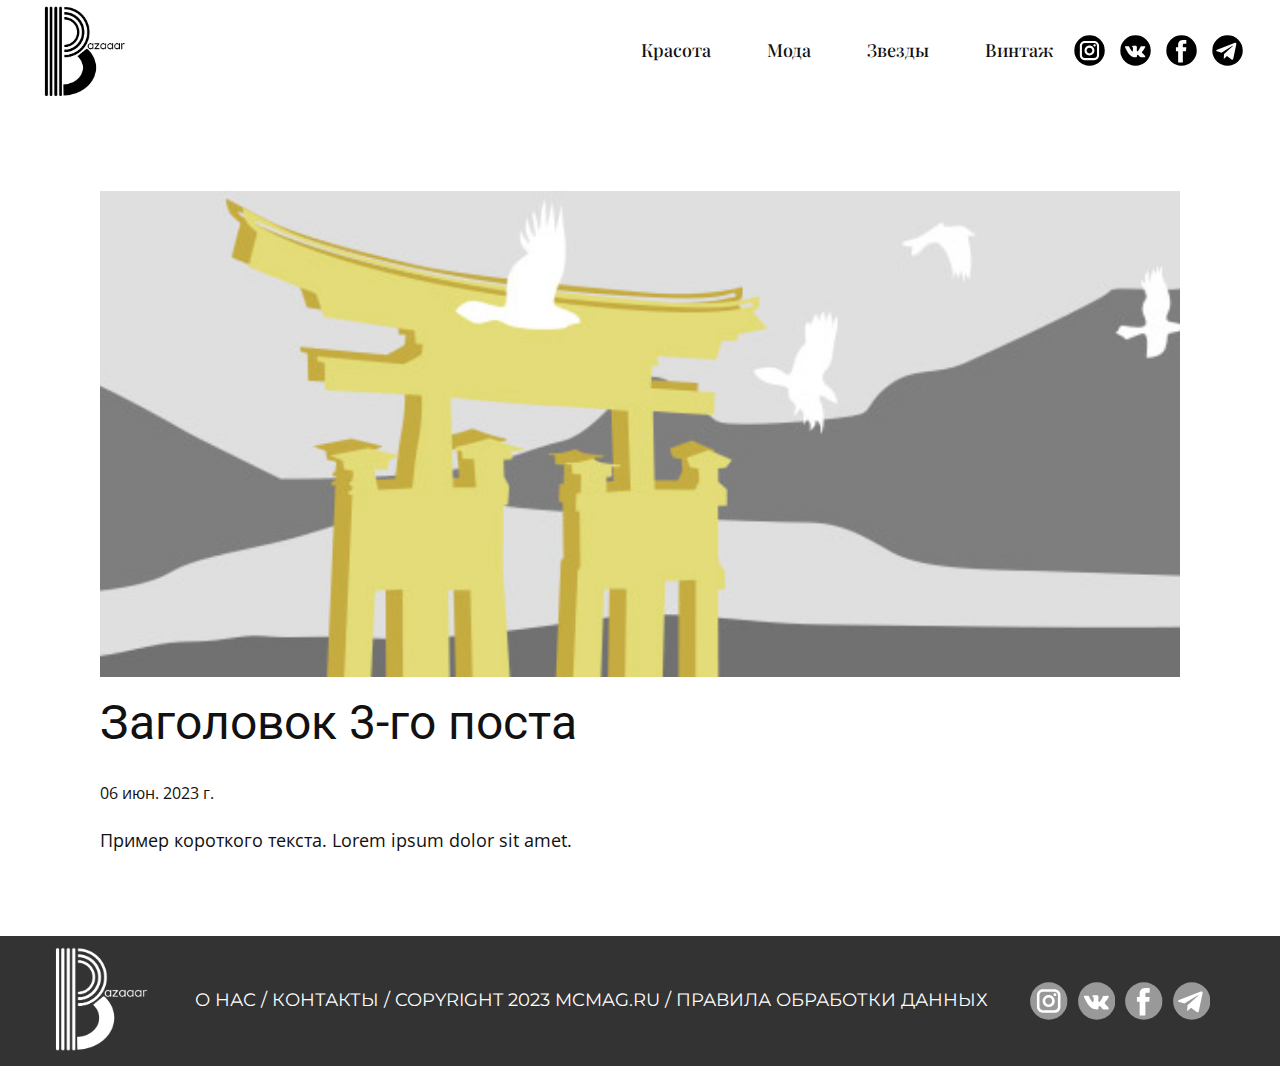
<file: cfqn lbpfqy/blog/пост-2.html>
<!DOCTYPE html>
<html style="font-size: 16px;" lang="ru"><head>
    <meta name="viewport" content="width=device-width, initial-scale=1.0">
    <meta charset="utf-8">
    <meta name="keywords" content="Заголовок 1-го поста">
    <meta name="description" content="">
    <title>Заголовок 3-го поста</title>
    <link rel="stylesheet" href="../nicepage.css" media="screen">
<link rel="stylesheet" href="../Post-Template.css" media="screen">
    <script class="u-script" type="text/javascript" src="../jquery-1.9.1.min.js" defer=""></script>
    <script class="u-script" type="text/javascript" src="../nicepage.js" defer=""></script>
    <meta name="generator" content="Nicepage 5.11.2, nicepage.com">
    <link id="u-theme-google-font" rel="stylesheet" href="https://fonts.googleapis.com/css?family=Roboto:100,100i,300,300i,400,400i,500,500i,700,700i,900,900i|Open+Sans:300,300i,400,400i,500,500i,600,600i,700,700i,800,800i">
    <link id="u-page-google-font" rel="stylesheet" href="https://fonts.googleapis.com/css?family=Playfair+Display:400,400i,500,500i,600,600i,700,700i,800,800i,900,900i|Montserrat:100,100i,200,200i,300,300i,400,400i,500,500i,600,600i,700,700i,800,800i,900,900i">
    
    
    <script type="application/ld+json">{
		"@context": "http://schema.org",
		"@type": "Organization",
		"name": "",
		"logo": "images/2023-06-0619.31.56.png",
		"sameAs": []
}</script>
    <meta name="theme-color" content="#478ac9">
  <meta data-intl-tel-input-cdn-path="intlTelInput/"></head>
  <body class="u-body u-xl-mode" data-lang="ru"><header class="u-align-center-sm u-align-center-xs u-clearfix u-header u-header" id="sec-a943"><div class="u-clearfix u-sheet u-sheet-1">
        <a href="https://nicepage.com" class="u-image u-logo u-image-1" data-image-width="572" data-image-height="610">
          <img src="../images/2023-06-0619.31.56.png" class="u-logo-image u-logo-image-1">
        </a>
        <div class="u-social-icons u-spacing-15 u-social-icons-1">
          <a class="u-social-url" title="instagram" target="_blank" href=""><span class="u-icon u-social-icon u-social-instagram u-text-black"><svg class="u-svg-link" preserveAspectRatio="xMidYMin slice" viewBox="0 0 112 112" style=""><use xlink:href="#svg-f565"></use></svg><svg class="u-svg-content" viewBox="0 0 112 112" x="0" y="0" id="svg-f565"><circle fill="currentColor" cx="56.1" cy="56.1" r="55"></circle><path fill="#FFFFFF" d="M55.9,38.2c-9.9,0-17.9,8-17.9,17.9C38,66,46,74,55.9,74c9.9,0,17.9-8,17.9-17.9C73.8,46.2,65.8,38.2,55.9,38.2
      z M55.9,66.4c-5.7,0-10.3-4.6-10.3-10.3c-0.1-5.7,4.6-10.3,10.3-10.3c5.7,0,10.3,4.6,10.3,10.3C66.2,61.8,61.6,66.4,55.9,66.4z"></path><path fill="#FFFFFF" d="M74.3,33.5c-2.3,0-4.2,1.9-4.2,4.2s1.9,4.2,4.2,4.2s4.2-1.9,4.2-4.2S76.6,33.5,74.3,33.5z"></path><path fill="#FFFFFF" d="M73.1,21.3H38.6c-9.7,0-17.5,7.9-17.5,17.5v34.5c0,9.7,7.9,17.6,17.5,17.6h34.5c9.7,0,17.5-7.9,17.5-17.5V38.8
      C90.6,29.1,82.7,21.3,73.1,21.3z M83,73.3c0,5.5-4.5,9.9-9.9,9.9H38.6c-5.5,0-9.9-4.5-9.9-9.9V38.8c0-5.5,4.5-9.9,9.9-9.9h34.5
      c5.5,0,9.9,4.5,9.9,9.9V73.3z"></path></svg></span>
          </a>
          <a class="u-social-url" target="_blank" data-type="VK" title="VK" href=""><span class="u-icon u-social-icon u-social-vk u-text-black u-icon-2"><svg class="u-svg-link" preserveAspectRatio="xMidYMin slice" viewBox="0 0 112 112" style=""><use xlink:href="#svg-1e3d"></use></svg><svg class="u-svg-content" viewBox="0 0 112 112" x="0" y="0" id="svg-1e3d"><circle fill="currentColor" class="st0" cx="56.1" cy="56.1" r="55"></circle><path fill="#FFFFFF" d="M88.2,80.7l-9.8,0.1c0,0-2.1,0.4-4.9-1.5c-3.7-2.5-7.2-9.1-9.9-8.2C60.9,72,61,77.9,61,77.9s0,1.3-0.6,1.9
      c-0.7,0.7-2,0.9-2,0.9H54c0,0-9.7,0.6-18.3-8.3c-9.3-9.7-17.6-29-17.6-29s-0.5-1.3,0-1.9c0.6-0.7,2.2-0.7,2.2-0.7l10.5-0.1
      c0,0,1,0.2,1.7,0.7c0.6,0.4,0.9,1.2,0.9,1.2s1.7,4.3,4,8.2c4.4,7.6,6.4,9.3,7.9,8.4c2.2-1.2,1.5-10.7,1.5-10.7s0-3.5-1.1-5
      c-0.9-1.2-2.5-1.5-3.3-1.6c-0.6-0.1,0.4-1.5,1.6-2.1c1.9-0.9,5.2-1,9.2-0.9c3.1,0,4,0.2,5.2,0.5c3.6,0.9,2.4,4.3,2.4,12.4
      c0,2.6-0.5,6.3,1.4,7.5c0.8,0.5,2.8,0.1,7.7-8.3c2.3-4,4.1-8.6,4.1-8.6s0.4-0.8,1-1.2s1.4-0.3,1.4-0.3l11.1-0.1c0,0,3.3-0.4,3.9,1.1
      c0.6,1.6-1.2,5.3-5.8,11.3c-7.4,9.9-8.3,9-2.1,14.7c5.9,5.5,7.1,8.1,7.3,8.5C93.4,80.4,88.2,80.7,88.2,80.7z"></path></svg></span>
          </a>
          <a class="u-social-url" target="_blank" data-type="Facebook" title="Facebook" href=""><span class="u-icon u-social-facebook u-social-icon u-text-black u-icon-3"><svg class="u-svg-link" preserveAspectRatio="xMidYMin slice" viewBox="0 0 112 112" style=""><use xlink:href="#svg-6c3c"></use></svg><svg class="u-svg-content" viewBox="0 0 112 112" x="0" y="0" id="svg-6c3c"><circle fill="currentColor" cx="56.1" cy="56.1" r="55"></circle><path fill="#FFFFFF" d="M73.5,31.6h-9.1c-1.4,0-3.6,0.8-3.6,3.9v8.5h12.6L72,58.3H60.8v40.8H43.9V58.3h-8V43.9h8v-9.2
      c0-6.7,3.1-17,17-17h12.5v13.9H73.5z"></path></svg></span>
          </a>
          <a class="u-social-url" target="_blank" data-type="Telegram" title="Telegram" href=""><span class="u-icon u-social-icon u-social-telegram u-text-black u-icon-4"><svg class="u-svg-link" preserveAspectRatio="xMidYMin slice" viewBox="0 0 112 112" style=""><use xlink:href="#svg-a3e9"></use></svg><svg class="u-svg-content" viewBox="0 0 112 112" x="0" y="0" id="svg-a3e9"><circle fill="currentColor" cx="56.1" cy="56.1" r="55"></circle><path fill="#FFFFFF" d="M18.4,53.2l64.7-24.9c3-1.1,5.6,0.7,4.7,5.3l0,0l-11,51.8c-0.8,3.7-3,4.6-6.1,2.8L53.9,75.8l-8.1,7.8
	c-0.9,0.9-1.7,1.6-3.4,1.6l1.2-17l31.1-28c1.4-1.2-0.3-1.9-2.1-0.7L34.2,63.7l-16.6-5.2C14,57.4,14,54.9,18.4,53.2L18.4,53.2z"></path></svg></span>
          </a>
        </div>
        <nav class="u-align-left u-menu u-menu-one-level u-offcanvas u-menu-1">
          <div class="menu-collapse u-custom-font u-font-playfair-display" style="font-size: 1.125rem;">
            <a class="u-button-style u-custom-text-hover-color u-nav-link" href="#" style="padding: 13px 6px; font-size: calc(1em + 26px);">
              <svg class="u-svg-link" preserveAspectRatio="xMidYMin slice" viewBox="0 0 302 302" style=""><use xlink:href="#svg-8a8f"></use></svg>
              <svg xmlns="http://www.w3.org/2000/svg" xmlns:xlink="http://www.w3.org/1999/xlink" version="1.1" id="svg-8a8f" x="0px" y="0px" viewBox="0 0 302 302" style="enable-background:new 0 0 302 302;" xml:space="preserve" class="u-svg-content"><g><rect y="36" width="302" height="30"></rect><rect y="236" width="302" height="30"></rect><rect y="136" width="302" height="30"></rect>
</g><g></g><g></g><g></g><g></g><g></g><g></g><g></g><g></g><g></g><g></g><g></g><g></g><g></g><g></g><g></g></svg>
            </a>
          </div>
          <div class="u-custom-menu u-nav-container">
            <ul class="u-custom-font u-font-playfair-display u-nav u-unstyled u-nav-1"><li class="u-nav-item"><a class="u-button-style u-nav-link u-text-active-grey-90 u-text-hover-grey-30" href="../blog/blog.html" target="_blank" style="padding: 14px 28px;">Красота</a>
</li><li class="u-nav-item"><a class="u-button-style u-nav-link u-text-active-grey-90 u-text-hover-grey-30" href="../blog/blog.html" style="padding: 14px 28px;">Мода</a>
</li><li class="u-nav-item"><a class="u-button-style u-nav-link u-text-active-grey-90 u-text-hover-grey-30" href="../blog/blog.html" style="padding: 14px 28px;">Звезды</a>
</li><li class="u-nav-item"><a class="u-button-style u-nav-link u-text-active-grey-90 u-text-hover-grey-30" href="../blog/blog.html" style="padding: 14px 2px 14px 28px;">Винтаж</a>
</li></ul>
          </div>
          <div class="u-custom-menu u-nav-container-collapse">
            <div class="u-align-center u-black u-container-style u-inner-container-layout u-opacity u-opacity-95 u-sidenav">
              <div class="u-inner-container-layout u-sidenav-overflow">
                <div class="u-menu-close"></div>
                <ul class="u-align-center u-nav u-popupmenu-items u-unstyled u-nav-2"><li class="u-nav-item"><a class="u-button-style u-nav-link" href="../blog/blog.html" target="_blank">Красота</a>
</li><li class="u-nav-item"><a class="u-button-style u-nav-link" href="../blog/blog.html">Мода</a>
</li><li class="u-nav-item"><a class="u-button-style u-nav-link" href="../blog/blog.html">Звезды</a>
</li><li class="u-nav-item"><a class="u-button-style u-nav-link" href="../blog/blog.html">Винтаж</a>
</li></ul>
              </div>
            </div>
            <div class="u-black u-menu-overlay u-opacity u-opacity-70"></div>
          </div>
        </nav>
      </div></header>
    <section class="u-align-center u-clearfix u-section-1" id="sec-6816">
      <div class="u-clearfix u-sheet u-valign-middle-md u-valign-middle-sm u-valign-middle-xs u-sheet-1"><!--post_details--><!--post_details_options_json--><!--{"source":""}--><!--/post_details_options_json--><!--blog_post-->
        <div class="u-container-style u-expanded-width u-post-details u-post-details-1">
          <div class="u-container-layout u-valign-middle u-container-layout-1"><!--blog_post_image-->
            <img alt="" class="u-blog-control u-expanded-width u-image u-image-default u-image-1" src="../images/8ad73f3c.jpeg"><!--/blog_post_image--><!--blog_post_header-->
            <h2 class="u-blog-control u-text u-text-1">Заголовок 3-го поста</h2><!--/blog_post_header--><!--blog_post_metadata-->
            <div class="u-blog-control u-metadata u-metadata-1"><!--blog_post_metadata_date-->
              <span class="u-meta-date u-meta-icon">06 июн. 2023 г.</span><!--/blog_post_metadata_date--><!--blog_post_metadata_category-->
              <!--/blog_post_metadata_category--><!--blog_post_metadata_comments-->
              <!--/blog_post_metadata_comments-->
            </div><!--/blog_post_metadata--><!--blog_post_content-->
            <div class="u-align-justify u-blog-control u-post-content u-text u-text-2 fr-view">
  Пример короткого текста. Lorem ipsum dolor sit amet.
  </div><!--/blog_post_content-->
          </div>
        </div><!--/blog_post--><!--/post_details-->
      </div>
    </section>
    
    
    <footer class="u-align-center-md u-align-center-sm u-align-center-xs u-clearfix u-footer u-grey-80" id="sec-848d"><div class="u-clearfix u-sheet u-sheet-1">
        <a href="https://nicepage.com" class="u-image u-logo u-image-1" data-image-width="572" data-image-height="610">
          <img src="../images/2023-06-0621.09.31.png" class="u-logo-image u-logo-image-1">
        </a>
        <p class="u-align-center-lg u-align-center-md u-align-center-xl u-custom-font u-font-montserrat u-text u-text-1">О НАС / КОНТАКТЫ / COPYRIGHT 2023 MCMAG.RU / ПРАВИЛА ОБРАБОТКИ ДАННЫХ</p>
        <div class="u-align-left u-social-icons u-spacing-10 u-social-icons-1">
          <a class="u-social-url" title="instagram" target="_blank" href=""><span class="u-icon u-social-icon u-social-instagram u-text-grey-40"><svg class="u-svg-link" preserveAspectRatio="xMidYMin slice" viewBox="0 0 112 112" style=""><use xlink:href="#svg-7133"></use></svg><svg class="u-svg-content" viewBox="0 0 112 112" x="0" y="0" id="svg-7133"><circle fill="currentColor" cx="56.1" cy="56.1" r="55"></circle><path fill="#FFFFFF" d="M55.9,38.2c-9.9,0-17.9,8-17.9,17.9C38,66,46,74,55.9,74c9.9,0,17.9-8,17.9-17.9C73.8,46.2,65.8,38.2,55.9,38.2
      z M55.9,66.4c-5.7,0-10.3-4.6-10.3-10.3c-0.1-5.7,4.6-10.3,10.3-10.3c5.7,0,10.3,4.6,10.3,10.3C66.2,61.8,61.6,66.4,55.9,66.4z"></path><path fill="#FFFFFF" d="M74.3,33.5c-2.3,0-4.2,1.9-4.2,4.2s1.9,4.2,4.2,4.2s4.2-1.9,4.2-4.2S76.6,33.5,74.3,33.5z"></path><path fill="#FFFFFF" d="M73.1,21.3H38.6c-9.7,0-17.5,7.9-17.5,17.5v34.5c0,9.7,7.9,17.6,17.5,17.6h34.5c9.7,0,17.5-7.9,17.5-17.5V38.8
      C90.6,29.1,82.7,21.3,73.1,21.3z M83,73.3c0,5.5-4.5,9.9-9.9,9.9H38.6c-5.5,0-9.9-4.5-9.9-9.9V38.8c0-5.5,4.5-9.9,9.9-9.9h34.5
      c5.5,0,9.9,4.5,9.9,9.9V73.3z"></path></svg></span>
          </a>
          <a class="u-social-url" title="vk" target="_blank" href=""><span class="u-icon u-social-icon u-social-vk u-text-grey-40"><svg class="u-svg-link" preserveAspectRatio="xMidYMin slice" viewBox="0 0 112 112" style=""><use xlink:href="#svg-1b3a"></use></svg><svg class="u-svg-content" viewBox="0 0 112 112" x="0" y="0" id="svg-1b3a"><circle fill="currentColor" class="st0" cx="56.1" cy="56.1" r="55"></circle><path fill="#FFFFFF" d="M88.2,80.7l-9.8,0.1c0,0-2.1,0.4-4.9-1.5c-3.7-2.5-7.2-9.1-9.9-8.2C60.9,72,61,77.9,61,77.9s0,1.3-0.6,1.9
      c-0.7,0.7-2,0.9-2,0.9H54c0,0-9.7,0.6-18.3-8.3c-9.3-9.7-17.6-29-17.6-29s-0.5-1.3,0-1.9c0.6-0.7,2.2-0.7,2.2-0.7l10.5-0.1
      c0,0,1,0.2,1.7,0.7c0.6,0.4,0.9,1.2,0.9,1.2s1.7,4.3,4,8.2c4.4,7.6,6.4,9.3,7.9,8.4c2.2-1.2,1.5-10.7,1.5-10.7s0-3.5-1.1-5
      c-0.9-1.2-2.5-1.5-3.3-1.6c-0.6-0.1,0.4-1.5,1.6-2.1c1.9-0.9,5.2-1,9.2-0.9c3.1,0,4,0.2,5.2,0.5c3.6,0.9,2.4,4.3,2.4,12.4
      c0,2.6-0.5,6.3,1.4,7.5c0.8,0.5,2.8,0.1,7.7-8.3c2.3-4,4.1-8.6,4.1-8.6s0.4-0.8,1-1.2s1.4-0.3,1.4-0.3l11.1-0.1c0,0,3.3-0.4,3.9,1.1
      c0.6,1.6-1.2,5.3-5.8,11.3c-7.4,9.9-8.3,9-2.1,14.7c5.9,5.5,7.1,8.1,7.3,8.5C93.4,80.4,88.2,80.7,88.2,80.7z"></path></svg></span>
          </a>
          <a class="u-social-url" title="facebook" target="_blank" href=""><span class="u-icon u-social-facebook u-social-icon u-text-grey-40"><svg class="u-svg-link" preserveAspectRatio="xMidYMin slice" viewBox="0 0 112 112" style=""><use xlink:href="#svg-50e8"></use></svg><svg class="u-svg-content" viewBox="0 0 112 112" x="0" y="0" id="svg-50e8"><circle fill="currentColor" cx="56.1" cy="56.1" r="55"></circle><path fill="#FFFFFF" d="M73.5,31.6h-9.1c-1.4,0-3.6,0.8-3.6,3.9v8.5h12.6L72,58.3H60.8v40.8H43.9V58.3h-8V43.9h8v-9.2
      c0-6.7,3.1-17,17-17h12.5v13.9H73.5z"></path></svg></span>
          </a>
          <a class="u-social-url" title="telegram" target="_blank" href=""><span class="u-icon u-social-icon u-social-telegram u-text-grey-40"><svg class="u-svg-link" preserveAspectRatio="xMidYMin slice" viewBox="0 0 112 112" style=""><use xlink:href="#svg-fa2f"></use></svg><svg class="u-svg-content" viewBox="0 0 112 112" x="0" y="0" id="svg-fa2f"><circle fill="currentColor" cx="56.1" cy="56.1" r="55"></circle><path fill="#FFFFFF" d="M18.4,53.2l64.7-24.9c3-1.1,5.6,0.7,4.7,5.3l0,0l-11,51.8c-0.8,3.7-3,4.6-6.1,2.8L53.9,75.8l-8.1,7.8
	c-0.9,0.9-1.7,1.6-3.4,1.6l1.2-17l31.1-28c1.4-1.2-0.3-1.9-2.1-0.7L34.2,63.7l-16.6-5.2C14,57.4,14,54.9,18.4,53.2L18.4,53.2z"></path></svg></span>
          </a>
        </div>
      </div></footer>
    
  
</body></html>
</file>
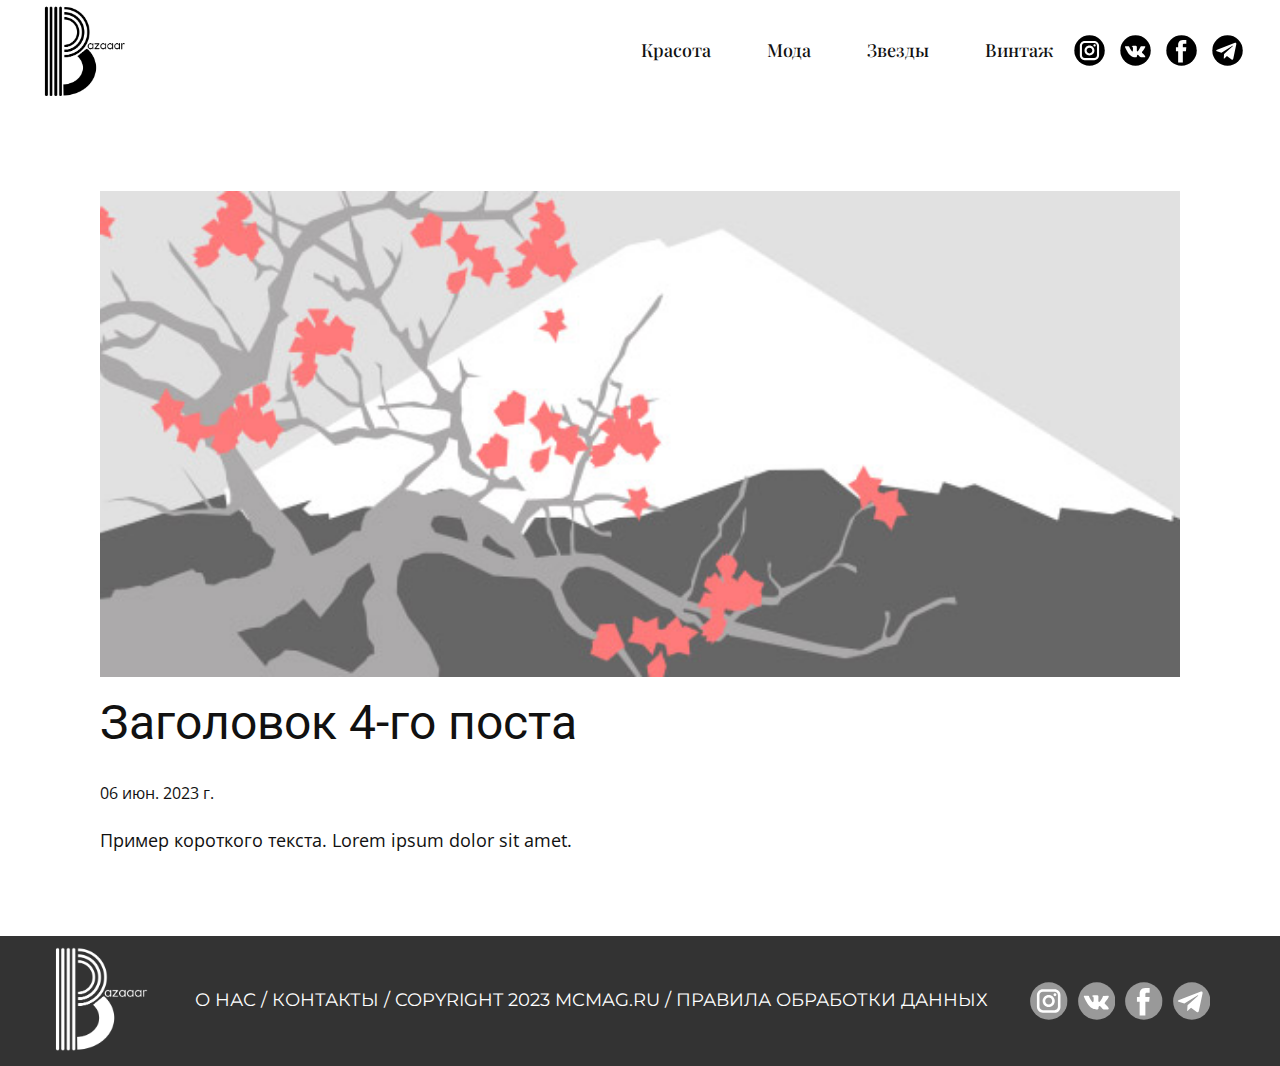
<file: cfqn lbpfqy/blog/пост-3.html>
<!DOCTYPE html>
<html style="font-size: 16px;" lang="ru"><head>
    <meta name="viewport" content="width=device-width, initial-scale=1.0">
    <meta charset="utf-8">
    <meta name="keywords" content="Заголовок 1-го поста">
    <meta name="description" content="">
    <title>Заголовок 4-го поста</title>
    <link rel="stylesheet" href="../nicepage.css" media="screen">
<link rel="stylesheet" href="../Post-Template.css" media="screen">
    <script class="u-script" type="text/javascript" src="../jquery-1.9.1.min.js" defer=""></script>
    <script class="u-script" type="text/javascript" src="../nicepage.js" defer=""></script>
    <meta name="generator" content="Nicepage 5.11.2, nicepage.com">
    <link id="u-theme-google-font" rel="stylesheet" href="https://fonts.googleapis.com/css?family=Roboto:100,100i,300,300i,400,400i,500,500i,700,700i,900,900i|Open+Sans:300,300i,400,400i,500,500i,600,600i,700,700i,800,800i">
    <link id="u-page-google-font" rel="stylesheet" href="https://fonts.googleapis.com/css?family=Playfair+Display:400,400i,500,500i,600,600i,700,700i,800,800i,900,900i|Montserrat:100,100i,200,200i,300,300i,400,400i,500,500i,600,600i,700,700i,800,800i,900,900i">
    
    
    <script type="application/ld+json">{
		"@context": "http://schema.org",
		"@type": "Organization",
		"name": "",
		"logo": "images/2023-06-0619.31.56.png",
		"sameAs": []
}</script>
    <meta name="theme-color" content="#478ac9">
  <meta data-intl-tel-input-cdn-path="intlTelInput/"></head>
  <body class="u-body u-xl-mode" data-lang="ru"><header class="u-align-center-sm u-align-center-xs u-clearfix u-header u-header" id="sec-a943"><div class="u-clearfix u-sheet u-sheet-1">
        <a href="https://nicepage.com" class="u-image u-logo u-image-1" data-image-width="572" data-image-height="610">
          <img src="../images/2023-06-0619.31.56.png" class="u-logo-image u-logo-image-1">
        </a>
        <div class="u-social-icons u-spacing-15 u-social-icons-1">
          <a class="u-social-url" title="instagram" target="_blank" href=""><span class="u-icon u-social-icon u-social-instagram u-text-black"><svg class="u-svg-link" preserveAspectRatio="xMidYMin slice" viewBox="0 0 112 112" style=""><use xlink:href="#svg-f565"></use></svg><svg class="u-svg-content" viewBox="0 0 112 112" x="0" y="0" id="svg-f565"><circle fill="currentColor" cx="56.1" cy="56.1" r="55"></circle><path fill="#FFFFFF" d="M55.9,38.2c-9.9,0-17.9,8-17.9,17.9C38,66,46,74,55.9,74c9.9,0,17.9-8,17.9-17.9C73.8,46.2,65.8,38.2,55.9,38.2
      z M55.9,66.4c-5.7,0-10.3-4.6-10.3-10.3c-0.1-5.7,4.6-10.3,10.3-10.3c5.7,0,10.3,4.6,10.3,10.3C66.2,61.8,61.6,66.4,55.9,66.4z"></path><path fill="#FFFFFF" d="M74.3,33.5c-2.3,0-4.2,1.9-4.2,4.2s1.9,4.2,4.2,4.2s4.2-1.9,4.2-4.2S76.6,33.5,74.3,33.5z"></path><path fill="#FFFFFF" d="M73.1,21.3H38.6c-9.7,0-17.5,7.9-17.5,17.5v34.5c0,9.7,7.9,17.6,17.5,17.6h34.5c9.7,0,17.5-7.9,17.5-17.5V38.8
      C90.6,29.1,82.7,21.3,73.1,21.3z M83,73.3c0,5.5-4.5,9.9-9.9,9.9H38.6c-5.5,0-9.9-4.5-9.9-9.9V38.8c0-5.5,4.5-9.9,9.9-9.9h34.5
      c5.5,0,9.9,4.5,9.9,9.9V73.3z"></path></svg></span>
          </a>
          <a class="u-social-url" target="_blank" data-type="VK" title="VK" href=""><span class="u-icon u-social-icon u-social-vk u-text-black u-icon-2"><svg class="u-svg-link" preserveAspectRatio="xMidYMin slice" viewBox="0 0 112 112" style=""><use xlink:href="#svg-1e3d"></use></svg><svg class="u-svg-content" viewBox="0 0 112 112" x="0" y="0" id="svg-1e3d"><circle fill="currentColor" class="st0" cx="56.1" cy="56.1" r="55"></circle><path fill="#FFFFFF" d="M88.2,80.7l-9.8,0.1c0,0-2.1,0.4-4.9-1.5c-3.7-2.5-7.2-9.1-9.9-8.2C60.9,72,61,77.9,61,77.9s0,1.3-0.6,1.9
      c-0.7,0.7-2,0.9-2,0.9H54c0,0-9.7,0.6-18.3-8.3c-9.3-9.7-17.6-29-17.6-29s-0.5-1.3,0-1.9c0.6-0.7,2.2-0.7,2.2-0.7l10.5-0.1
      c0,0,1,0.2,1.7,0.7c0.6,0.4,0.9,1.2,0.9,1.2s1.7,4.3,4,8.2c4.4,7.6,6.4,9.3,7.9,8.4c2.2-1.2,1.5-10.7,1.5-10.7s0-3.5-1.1-5
      c-0.9-1.2-2.5-1.5-3.3-1.6c-0.6-0.1,0.4-1.5,1.6-2.1c1.9-0.9,5.2-1,9.2-0.9c3.1,0,4,0.2,5.2,0.5c3.6,0.9,2.4,4.3,2.4,12.4
      c0,2.6-0.5,6.3,1.4,7.5c0.8,0.5,2.8,0.1,7.7-8.3c2.3-4,4.1-8.6,4.1-8.6s0.4-0.8,1-1.2s1.4-0.3,1.4-0.3l11.1-0.1c0,0,3.3-0.4,3.9,1.1
      c0.6,1.6-1.2,5.3-5.8,11.3c-7.4,9.9-8.3,9-2.1,14.7c5.9,5.5,7.1,8.1,7.3,8.5C93.4,80.4,88.2,80.7,88.2,80.7z"></path></svg></span>
          </a>
          <a class="u-social-url" target="_blank" data-type="Facebook" title="Facebook" href=""><span class="u-icon u-social-facebook u-social-icon u-text-black u-icon-3"><svg class="u-svg-link" preserveAspectRatio="xMidYMin slice" viewBox="0 0 112 112" style=""><use xlink:href="#svg-6c3c"></use></svg><svg class="u-svg-content" viewBox="0 0 112 112" x="0" y="0" id="svg-6c3c"><circle fill="currentColor" cx="56.1" cy="56.1" r="55"></circle><path fill="#FFFFFF" d="M73.5,31.6h-9.1c-1.4,0-3.6,0.8-3.6,3.9v8.5h12.6L72,58.3H60.8v40.8H43.9V58.3h-8V43.9h8v-9.2
      c0-6.7,3.1-17,17-17h12.5v13.9H73.5z"></path></svg></span>
          </a>
          <a class="u-social-url" target="_blank" data-type="Telegram" title="Telegram" href=""><span class="u-icon u-social-icon u-social-telegram u-text-black u-icon-4"><svg class="u-svg-link" preserveAspectRatio="xMidYMin slice" viewBox="0 0 112 112" style=""><use xlink:href="#svg-a3e9"></use></svg><svg class="u-svg-content" viewBox="0 0 112 112" x="0" y="0" id="svg-a3e9"><circle fill="currentColor" cx="56.1" cy="56.1" r="55"></circle><path fill="#FFFFFF" d="M18.4,53.2l64.7-24.9c3-1.1,5.6,0.7,4.7,5.3l0,0l-11,51.8c-0.8,3.7-3,4.6-6.1,2.8L53.9,75.8l-8.1,7.8
	c-0.9,0.9-1.7,1.6-3.4,1.6l1.2-17l31.1-28c1.4-1.2-0.3-1.9-2.1-0.7L34.2,63.7l-16.6-5.2C14,57.4,14,54.9,18.4,53.2L18.4,53.2z"></path></svg></span>
          </a>
        </div>
        <nav class="u-align-left u-menu u-menu-one-level u-offcanvas u-menu-1">
          <div class="menu-collapse u-custom-font u-font-playfair-display" style="font-size: 1.125rem;">
            <a class="u-button-style u-custom-text-hover-color u-nav-link" href="#" style="padding: 13px 6px; font-size: calc(1em + 26px);">
              <svg class="u-svg-link" preserveAspectRatio="xMidYMin slice" viewBox="0 0 302 302" style=""><use xlink:href="#svg-8a8f"></use></svg>
              <svg xmlns="http://www.w3.org/2000/svg" xmlns:xlink="http://www.w3.org/1999/xlink" version="1.1" id="svg-8a8f" x="0px" y="0px" viewBox="0 0 302 302" style="enable-background:new 0 0 302 302;" xml:space="preserve" class="u-svg-content"><g><rect y="36" width="302" height="30"></rect><rect y="236" width="302" height="30"></rect><rect y="136" width="302" height="30"></rect>
</g><g></g><g></g><g></g><g></g><g></g><g></g><g></g><g></g><g></g><g></g><g></g><g></g><g></g><g></g><g></g></svg>
            </a>
          </div>
          <div class="u-custom-menu u-nav-container">
            <ul class="u-custom-font u-font-playfair-display u-nav u-unstyled u-nav-1"><li class="u-nav-item"><a class="u-button-style u-nav-link u-text-active-grey-90 u-text-hover-grey-30" href="../blog/blog.html" target="_blank" style="padding: 14px 28px;">Красота</a>
</li><li class="u-nav-item"><a class="u-button-style u-nav-link u-text-active-grey-90 u-text-hover-grey-30" href="../blog/blog.html" style="padding: 14px 28px;">Мода</a>
</li><li class="u-nav-item"><a class="u-button-style u-nav-link u-text-active-grey-90 u-text-hover-grey-30" href="../blog/blog.html" style="padding: 14px 28px;">Звезды</a>
</li><li class="u-nav-item"><a class="u-button-style u-nav-link u-text-active-grey-90 u-text-hover-grey-30" href="../blog/blog.html" style="padding: 14px 2px 14px 28px;">Винтаж</a>
</li></ul>
          </div>
          <div class="u-custom-menu u-nav-container-collapse">
            <div class="u-align-center u-black u-container-style u-inner-container-layout u-opacity u-opacity-95 u-sidenav">
              <div class="u-inner-container-layout u-sidenav-overflow">
                <div class="u-menu-close"></div>
                <ul class="u-align-center u-nav u-popupmenu-items u-unstyled u-nav-2"><li class="u-nav-item"><a class="u-button-style u-nav-link" href="../blog/blog.html" target="_blank">Красота</a>
</li><li class="u-nav-item"><a class="u-button-style u-nav-link" href="../blog/blog.html">Мода</a>
</li><li class="u-nav-item"><a class="u-button-style u-nav-link" href="../blog/blog.html">Звезды</a>
</li><li class="u-nav-item"><a class="u-button-style u-nav-link" href="../blog/blog.html">Винтаж</a>
</li></ul>
              </div>
            </div>
            <div class="u-black u-menu-overlay u-opacity u-opacity-70"></div>
          </div>
        </nav>
      </div></header>
    <section class="u-align-center u-clearfix u-section-1" id="sec-6816">
      <div class="u-clearfix u-sheet u-valign-middle-md u-valign-middle-sm u-valign-middle-xs u-sheet-1"><!--post_details--><!--post_details_options_json--><!--{"source":""}--><!--/post_details_options_json--><!--blog_post-->
        <div class="u-container-style u-expanded-width u-post-details u-post-details-1">
          <div class="u-container-layout u-valign-middle u-container-layout-1"><!--blog_post_image-->
            <img alt="" class="u-blog-control u-expanded-width u-image u-image-default u-image-1" src="../images/0fd3416c.jpeg"><!--/blog_post_image--><!--blog_post_header-->
            <h2 class="u-blog-control u-text u-text-1">Заголовок 4-го поста</h2><!--/blog_post_header--><!--blog_post_metadata-->
            <div class="u-blog-control u-metadata u-metadata-1"><!--blog_post_metadata_date-->
              <span class="u-meta-date u-meta-icon">06 июн. 2023 г.</span><!--/blog_post_metadata_date--><!--blog_post_metadata_category-->
              <!--/blog_post_metadata_category--><!--blog_post_metadata_comments-->
              <!--/blog_post_metadata_comments-->
            </div><!--/blog_post_metadata--><!--blog_post_content-->
            <div class="u-align-justify u-blog-control u-post-content u-text u-text-2 fr-view">
  Пример короткого текста. Lorem ipsum dolor sit amet.
  </div><!--/blog_post_content-->
          </div>
        </div><!--/blog_post--><!--/post_details-->
      </div>
    </section>
    
    
    <footer class="u-align-center-md u-align-center-sm u-align-center-xs u-clearfix u-footer u-grey-80" id="sec-848d"><div class="u-clearfix u-sheet u-sheet-1">
        <a href="https://nicepage.com" class="u-image u-logo u-image-1" data-image-width="572" data-image-height="610">
          <img src="../images/2023-06-0621.09.31.png" class="u-logo-image u-logo-image-1">
        </a>
        <p class="u-align-center-lg u-align-center-md u-align-center-xl u-custom-font u-font-montserrat u-text u-text-1">О НАС / КОНТАКТЫ / COPYRIGHT 2023 MCMAG.RU / ПРАВИЛА ОБРАБОТКИ ДАННЫХ</p>
        <div class="u-align-left u-social-icons u-spacing-10 u-social-icons-1">
          <a class="u-social-url" title="instagram" target="_blank" href=""><span class="u-icon u-social-icon u-social-instagram u-text-grey-40"><svg class="u-svg-link" preserveAspectRatio="xMidYMin slice" viewBox="0 0 112 112" style=""><use xlink:href="#svg-7133"></use></svg><svg class="u-svg-content" viewBox="0 0 112 112" x="0" y="0" id="svg-7133"><circle fill="currentColor" cx="56.1" cy="56.1" r="55"></circle><path fill="#FFFFFF" d="M55.9,38.2c-9.9,0-17.9,8-17.9,17.9C38,66,46,74,55.9,74c9.9,0,17.9-8,17.9-17.9C73.8,46.2,65.8,38.2,55.9,38.2
      z M55.9,66.4c-5.7,0-10.3-4.6-10.3-10.3c-0.1-5.7,4.6-10.3,10.3-10.3c5.7,0,10.3,4.6,10.3,10.3C66.2,61.8,61.6,66.4,55.9,66.4z"></path><path fill="#FFFFFF" d="M74.3,33.5c-2.3,0-4.2,1.9-4.2,4.2s1.9,4.2,4.2,4.2s4.2-1.9,4.2-4.2S76.6,33.5,74.3,33.5z"></path><path fill="#FFFFFF" d="M73.1,21.3H38.6c-9.7,0-17.5,7.9-17.5,17.5v34.5c0,9.7,7.9,17.6,17.5,17.6h34.5c9.7,0,17.5-7.9,17.5-17.5V38.8
      C90.6,29.1,82.7,21.3,73.1,21.3z M83,73.3c0,5.5-4.5,9.9-9.9,9.9H38.6c-5.5,0-9.9-4.5-9.9-9.9V38.8c0-5.5,4.5-9.9,9.9-9.9h34.5
      c5.5,0,9.9,4.5,9.9,9.9V73.3z"></path></svg></span>
          </a>
          <a class="u-social-url" title="vk" target="_blank" href=""><span class="u-icon u-social-icon u-social-vk u-text-grey-40"><svg class="u-svg-link" preserveAspectRatio="xMidYMin slice" viewBox="0 0 112 112" style=""><use xlink:href="#svg-1b3a"></use></svg><svg class="u-svg-content" viewBox="0 0 112 112" x="0" y="0" id="svg-1b3a"><circle fill="currentColor" class="st0" cx="56.1" cy="56.1" r="55"></circle><path fill="#FFFFFF" d="M88.2,80.7l-9.8,0.1c0,0-2.1,0.4-4.9-1.5c-3.7-2.5-7.2-9.1-9.9-8.2C60.9,72,61,77.9,61,77.9s0,1.3-0.6,1.9
      c-0.7,0.7-2,0.9-2,0.9H54c0,0-9.7,0.6-18.3-8.3c-9.3-9.7-17.6-29-17.6-29s-0.5-1.3,0-1.9c0.6-0.7,2.2-0.7,2.2-0.7l10.5-0.1
      c0,0,1,0.2,1.7,0.7c0.6,0.4,0.9,1.2,0.9,1.2s1.7,4.3,4,8.2c4.4,7.6,6.4,9.3,7.9,8.4c2.2-1.2,1.5-10.7,1.5-10.7s0-3.5-1.1-5
      c-0.9-1.2-2.5-1.5-3.3-1.6c-0.6-0.1,0.4-1.5,1.6-2.1c1.9-0.9,5.2-1,9.2-0.9c3.1,0,4,0.2,5.2,0.5c3.6,0.9,2.4,4.3,2.4,12.4
      c0,2.6-0.5,6.3,1.4,7.5c0.8,0.5,2.8,0.1,7.7-8.3c2.3-4,4.1-8.6,4.1-8.6s0.4-0.8,1-1.2s1.4-0.3,1.4-0.3l11.1-0.1c0,0,3.3-0.4,3.9,1.1
      c0.6,1.6-1.2,5.3-5.8,11.3c-7.4,9.9-8.3,9-2.1,14.7c5.9,5.5,7.1,8.1,7.3,8.5C93.4,80.4,88.2,80.7,88.2,80.7z"></path></svg></span>
          </a>
          <a class="u-social-url" title="facebook" target="_blank" href=""><span class="u-icon u-social-facebook u-social-icon u-text-grey-40"><svg class="u-svg-link" preserveAspectRatio="xMidYMin slice" viewBox="0 0 112 112" style=""><use xlink:href="#svg-50e8"></use></svg><svg class="u-svg-content" viewBox="0 0 112 112" x="0" y="0" id="svg-50e8"><circle fill="currentColor" cx="56.1" cy="56.1" r="55"></circle><path fill="#FFFFFF" d="M73.5,31.6h-9.1c-1.4,0-3.6,0.8-3.6,3.9v8.5h12.6L72,58.3H60.8v40.8H43.9V58.3h-8V43.9h8v-9.2
      c0-6.7,3.1-17,17-17h12.5v13.9H73.5z"></path></svg></span>
          </a>
          <a class="u-social-url" title="telegram" target="_blank" href=""><span class="u-icon u-social-icon u-social-telegram u-text-grey-40"><svg class="u-svg-link" preserveAspectRatio="xMidYMin slice" viewBox="0 0 112 112" style=""><use xlink:href="#svg-fa2f"></use></svg><svg class="u-svg-content" viewBox="0 0 112 112" x="0" y="0" id="svg-fa2f"><circle fill="currentColor" cx="56.1" cy="56.1" r="55"></circle><path fill="#FFFFFF" d="M18.4,53.2l64.7-24.9c3-1.1,5.6,0.7,4.7,5.3l0,0l-11,51.8c-0.8,3.7-3,4.6-6.1,2.8L53.9,75.8l-8.1,7.8
	c-0.9,0.9-1.7,1.6-3.4,1.6l1.2-17l31.1-28c1.4-1.2-0.3-1.9-2.1-0.7L34.2,63.7l-16.6-5.2C14,57.4,14,54.9,18.4,53.2L18.4,53.2z"></path></svg></span>
          </a>
        </div>
      </div></footer>
   
  
</body></html>
</file>
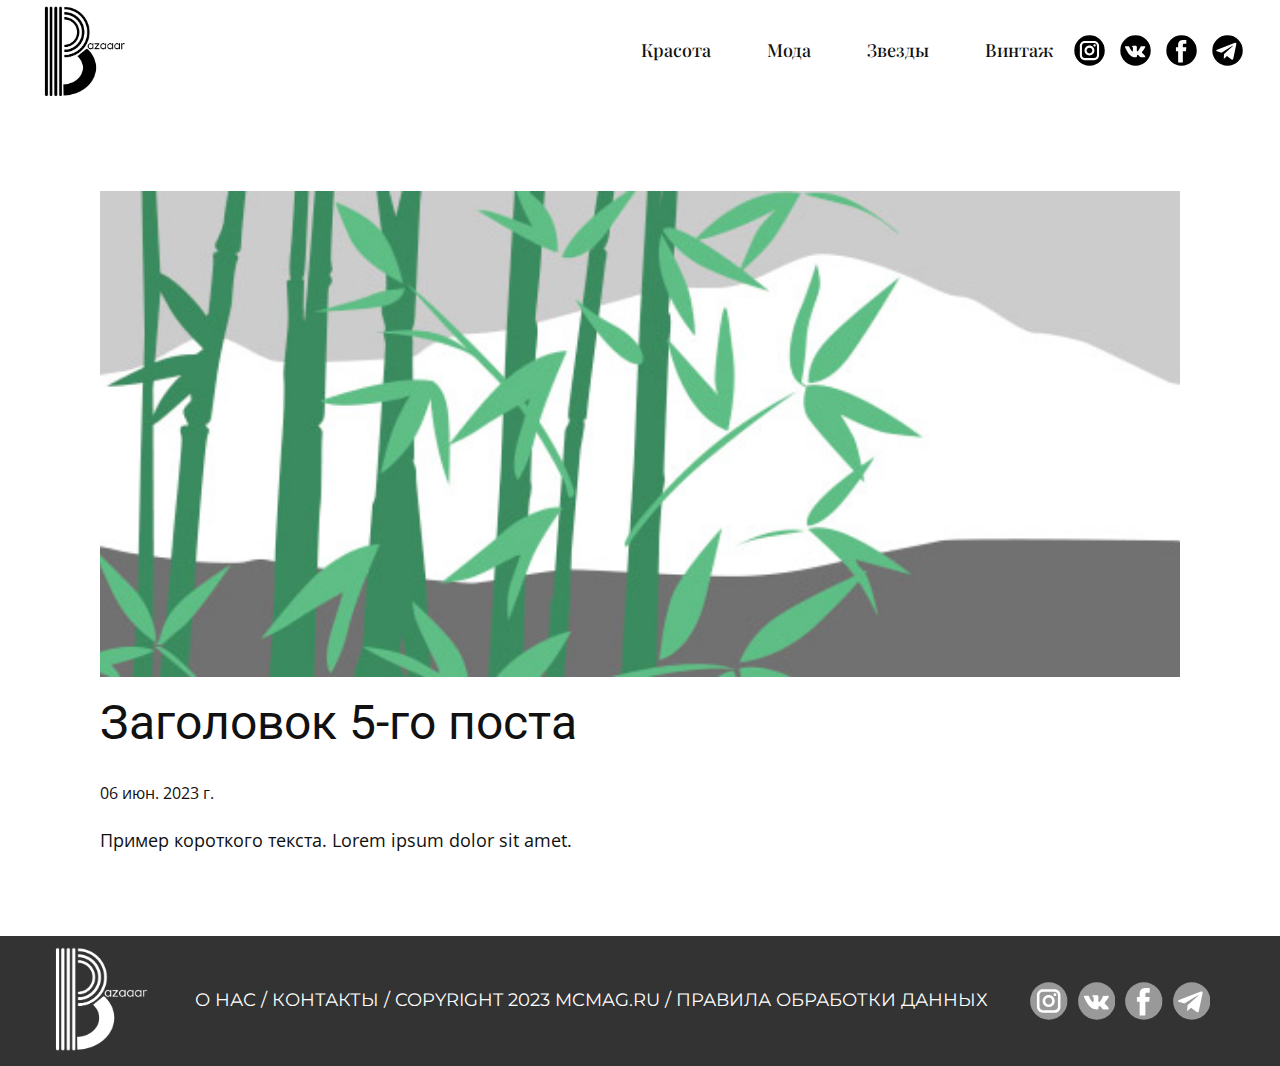
<file: cfqn lbpfqy/blog/пост-4.html>
<!DOCTYPE html>
<html style="font-size: 16px;" lang="ru"><head>
    <meta name="viewport" content="width=device-width, initial-scale=1.0">
    <meta charset="utf-8">
    <meta name="keywords" content="Заголовок 1-го поста">
    <meta name="description" content="">
    <title>Заголовок 5-го поста</title>
    <link rel="stylesheet" href="../nicepage.css" media="screen">
<link rel="stylesheet" href="../Post-Template.css" media="screen">
    <script class="u-script" type="text/javascript" src="../jquery-1.9.1.min.js" defer=""></script>
    <script class="u-script" type="text/javascript" src="../nicepage.js" defer=""></script>
    <meta name="generator" content="Nicepage 5.11.2, nicepage.com">
    <link id="u-theme-google-font" rel="stylesheet" href="https://fonts.googleapis.com/css?family=Roboto:100,100i,300,300i,400,400i,500,500i,700,700i,900,900i|Open+Sans:300,300i,400,400i,500,500i,600,600i,700,700i,800,800i">
    <link id="u-page-google-font" rel="stylesheet" href="https://fonts.googleapis.com/css?family=Playfair+Display:400,400i,500,500i,600,600i,700,700i,800,800i,900,900i|Montserrat:100,100i,200,200i,300,300i,400,400i,500,500i,600,600i,700,700i,800,800i,900,900i">
    
    
    <script type="application/ld+json">{
		"@context": "http://schema.org",
		"@type": "Organization",
		"name": "",
		"logo": "images/2023-06-0619.31.56.png",
		"sameAs": []
}</script>
    <meta name="theme-color" content="#478ac9">
  <meta data-intl-tel-input-cdn-path="intlTelInput/"></head>
  <body class="u-body u-xl-mode" data-lang="ru"><header class="u-align-center-sm u-align-center-xs u-clearfix u-header u-header" id="sec-a943"><div class="u-clearfix u-sheet u-sheet-1">
        <a href="https://nicepage.com" class="u-image u-logo u-image-1" data-image-width="572" data-image-height="610">
          <img src="../images/2023-06-0619.31.56.png" class="u-logo-image u-logo-image-1">
        </a>
        <div class="u-social-icons u-spacing-15 u-social-icons-1">
          <a class="u-social-url" title="instagram" target="_blank" href=""><span class="u-icon u-social-icon u-social-instagram u-text-black"><svg class="u-svg-link" preserveAspectRatio="xMidYMin slice" viewBox="0 0 112 112" style=""><use xlink:href="#svg-f565"></use></svg><svg class="u-svg-content" viewBox="0 0 112 112" x="0" y="0" id="svg-f565"><circle fill="currentColor" cx="56.1" cy="56.1" r="55"></circle><path fill="#FFFFFF" d="M55.9,38.2c-9.9,0-17.9,8-17.9,17.9C38,66,46,74,55.9,74c9.9,0,17.9-8,17.9-17.9C73.8,46.2,65.8,38.2,55.9,38.2
      z M55.9,66.4c-5.7,0-10.3-4.6-10.3-10.3c-0.1-5.7,4.6-10.3,10.3-10.3c5.7,0,10.3,4.6,10.3,10.3C66.2,61.8,61.6,66.4,55.9,66.4z"></path><path fill="#FFFFFF" d="M74.3,33.5c-2.3,0-4.2,1.9-4.2,4.2s1.9,4.2,4.2,4.2s4.2-1.9,4.2-4.2S76.6,33.5,74.3,33.5z"></path><path fill="#FFFFFF" d="M73.1,21.3H38.6c-9.7,0-17.5,7.9-17.5,17.5v34.5c0,9.7,7.9,17.6,17.5,17.6h34.5c9.7,0,17.5-7.9,17.5-17.5V38.8
      C90.6,29.1,82.7,21.3,73.1,21.3z M83,73.3c0,5.5-4.5,9.9-9.9,9.9H38.6c-5.5,0-9.9-4.5-9.9-9.9V38.8c0-5.5,4.5-9.9,9.9-9.9h34.5
      c5.5,0,9.9,4.5,9.9,9.9V73.3z"></path></svg></span>
          </a>
          <a class="u-social-url" target="_blank" data-type="VK" title="VK" href=""><span class="u-icon u-social-icon u-social-vk u-text-black u-icon-2"><svg class="u-svg-link" preserveAspectRatio="xMidYMin slice" viewBox="0 0 112 112" style=""><use xlink:href="#svg-1e3d"></use></svg><svg class="u-svg-content" viewBox="0 0 112 112" x="0" y="0" id="svg-1e3d"><circle fill="currentColor" class="st0" cx="56.1" cy="56.1" r="55"></circle><path fill="#FFFFFF" d="M88.2,80.7l-9.8,0.1c0,0-2.1,0.4-4.9-1.5c-3.7-2.5-7.2-9.1-9.9-8.2C60.9,72,61,77.9,61,77.9s0,1.3-0.6,1.9
      c-0.7,0.7-2,0.9-2,0.9H54c0,0-9.7,0.6-18.3-8.3c-9.3-9.7-17.6-29-17.6-29s-0.5-1.3,0-1.9c0.6-0.7,2.2-0.7,2.2-0.7l10.5-0.1
      c0,0,1,0.2,1.7,0.7c0.6,0.4,0.9,1.2,0.9,1.2s1.7,4.3,4,8.2c4.4,7.6,6.4,9.3,7.9,8.4c2.2-1.2,1.5-10.7,1.5-10.7s0-3.5-1.1-5
      c-0.9-1.2-2.5-1.5-3.3-1.6c-0.6-0.1,0.4-1.5,1.6-2.1c1.9-0.9,5.2-1,9.2-0.9c3.1,0,4,0.2,5.2,0.5c3.6,0.9,2.4,4.3,2.4,12.4
      c0,2.6-0.5,6.3,1.4,7.5c0.8,0.5,2.8,0.1,7.7-8.3c2.3-4,4.1-8.6,4.1-8.6s0.4-0.8,1-1.2s1.4-0.3,1.4-0.3l11.1-0.1c0,0,3.3-0.4,3.9,1.1
      c0.6,1.6-1.2,5.3-5.8,11.3c-7.4,9.9-8.3,9-2.1,14.7c5.9,5.5,7.1,8.1,7.3,8.5C93.4,80.4,88.2,80.7,88.2,80.7z"></path></svg></span>
          </a>
          <a class="u-social-url" target="_blank" data-type="Facebook" title="Facebook" href=""><span class="u-icon u-social-facebook u-social-icon u-text-black u-icon-3"><svg class="u-svg-link" preserveAspectRatio="xMidYMin slice" viewBox="0 0 112 112" style=""><use xlink:href="#svg-6c3c"></use></svg><svg class="u-svg-content" viewBox="0 0 112 112" x="0" y="0" id="svg-6c3c"><circle fill="currentColor" cx="56.1" cy="56.1" r="55"></circle><path fill="#FFFFFF" d="M73.5,31.6h-9.1c-1.4,0-3.6,0.8-3.6,3.9v8.5h12.6L72,58.3H60.8v40.8H43.9V58.3h-8V43.9h8v-9.2
      c0-6.7,3.1-17,17-17h12.5v13.9H73.5z"></path></svg></span>
          </a>
          <a class="u-social-url" target="_blank" data-type="Telegram" title="Telegram" href=""><span class="u-icon u-social-icon u-social-telegram u-text-black u-icon-4"><svg class="u-svg-link" preserveAspectRatio="xMidYMin slice" viewBox="0 0 112 112" style=""><use xlink:href="#svg-a3e9"></use></svg><svg class="u-svg-content" viewBox="0 0 112 112" x="0" y="0" id="svg-a3e9"><circle fill="currentColor" cx="56.1" cy="56.1" r="55"></circle><path fill="#FFFFFF" d="M18.4,53.2l64.7-24.9c3-1.1,5.6,0.7,4.7,5.3l0,0l-11,51.8c-0.8,3.7-3,4.6-6.1,2.8L53.9,75.8l-8.1,7.8
	c-0.9,0.9-1.7,1.6-3.4,1.6l1.2-17l31.1-28c1.4-1.2-0.3-1.9-2.1-0.7L34.2,63.7l-16.6-5.2C14,57.4,14,54.9,18.4,53.2L18.4,53.2z"></path></svg></span>
          </a>
        </div>
        <nav class="u-align-left u-menu u-menu-one-level u-offcanvas u-menu-1">
          <div class="menu-collapse u-custom-font u-font-playfair-display" style="font-size: 1.125rem;">
            <a class="u-button-style u-custom-text-hover-color u-nav-link" href="#" style="padding: 13px 6px; font-size: calc(1em + 26px);">
              <svg class="u-svg-link" preserveAspectRatio="xMidYMin slice" viewBox="0 0 302 302" style=""><use xlink:href="#svg-8a8f"></use></svg>
              <svg xmlns="http://www.w3.org/2000/svg" xmlns:xlink="http://www.w3.org/1999/xlink" version="1.1" id="svg-8a8f" x="0px" y="0px" viewBox="0 0 302 302" style="enable-background:new 0 0 302 302;" xml:space="preserve" class="u-svg-content"><g><rect y="36" width="302" height="30"></rect><rect y="236" width="302" height="30"></rect><rect y="136" width="302" height="30"></rect>
</g><g></g><g></g><g></g><g></g><g></g><g></g><g></g><g></g><g></g><g></g><g></g><g></g><g></g><g></g><g></g></svg>
            </a>
          </div>
          <div class="u-custom-menu u-nav-container">
            <ul class="u-custom-font u-font-playfair-display u-nav u-unstyled u-nav-1"><li class="u-nav-item"><a class="u-button-style u-nav-link u-text-active-grey-90 u-text-hover-grey-30" href="../blog/blog.html" target="_blank" style="padding: 14px 28px;">Красота</a>
</li><li class="u-nav-item"><a class="u-button-style u-nav-link u-text-active-grey-90 u-text-hover-grey-30" href="../blog/blog.html" style="padding: 14px 28px;">Мода</a>
</li><li class="u-nav-item"><a class="u-button-style u-nav-link u-text-active-grey-90 u-text-hover-grey-30" href="../blog/blog.html" style="padding: 14px 28px;">Звезды</a>
</li><li class="u-nav-item"><a class="u-button-style u-nav-link u-text-active-grey-90 u-text-hover-grey-30" href="../blog/blog.html" style="padding: 14px 2px 14px 28px;">Винтаж</a>
</li></ul>
          </div>
          <div class="u-custom-menu u-nav-container-collapse">
            <div class="u-align-center u-black u-container-style u-inner-container-layout u-opacity u-opacity-95 u-sidenav">
              <div class="u-inner-container-layout u-sidenav-overflow">
                <div class="u-menu-close"></div>
                <ul class="u-align-center u-nav u-popupmenu-items u-unstyled u-nav-2"><li class="u-nav-item"><a class="u-button-style u-nav-link" href="../blog/blog.html" target="_blank">Красота</a>
</li><li class="u-nav-item"><a class="u-button-style u-nav-link" href="../blog/blog.html">Мода</a>
</li><li class="u-nav-item"><a class="u-button-style u-nav-link" href="../blog/blog.html">Звезды</a>
</li><li class="u-nav-item"><a class="u-button-style u-nav-link" href="../blog/blog.html">Винтаж</a>
</li></ul>
              </div>
            </div>
            <div class="u-black u-menu-overlay u-opacity u-opacity-70"></div>
          </div>
        </nav>
      </div></header>
    <section class="u-align-center u-clearfix u-section-1" id="sec-6816">
      <div class="u-clearfix u-sheet u-valign-middle-md u-valign-middle-sm u-valign-middle-xs u-sheet-1"><!--post_details--><!--post_details_options_json--><!--{"source":""}--><!--/post_details_options_json--><!--blog_post-->
        <div class="u-container-style u-expanded-width u-post-details u-post-details-1">
          <div class="u-container-layout u-valign-middle u-container-layout-1"><!--blog_post_image-->
            <img alt="" class="u-blog-control u-expanded-width u-image u-image-default u-image-1" src="../images/68f64b9d.jpeg"><!--/blog_post_image--><!--blog_post_header-->
            <h2 class="u-blog-control u-text u-text-1">Заголовок 5-го поста</h2><!--/blog_post_header--><!--blog_post_metadata-->
            <div class="u-blog-control u-metadata u-metadata-1"><!--blog_post_metadata_date-->
              <span class="u-meta-date u-meta-icon">06 июн. 2023 г.</span><!--/blog_post_metadata_date--><!--blog_post_metadata_category-->
              <!--/blog_post_metadata_category--><!--blog_post_metadata_comments-->
              <!--/blog_post_metadata_comments-->
            </div><!--/blog_post_metadata--><!--blog_post_content-->
            <div class="u-align-justify u-blog-control u-post-content u-text u-text-2 fr-view">
  Пример короткого текста. Lorem ipsum dolor sit amet.
  </div><!--/blog_post_content-->
          </div>
        </div><!--/blog_post--><!--/post_details-->
      </div>
    </section>
    
    
    <footer class="u-align-center-md u-align-center-sm u-align-center-xs u-clearfix u-footer u-grey-80" id="sec-848d"><div class="u-clearfix u-sheet u-sheet-1">
        <a href="https://nicepage.com" class="u-image u-logo u-image-1" data-image-width="572" data-image-height="610">
          <img src="../images/2023-06-0621.09.31.png" class="u-logo-image u-logo-image-1">
        </a>
        <p class="u-align-center-lg u-align-center-md u-align-center-xl u-custom-font u-font-montserrat u-text u-text-1">О НАС / КОНТАКТЫ / COPYRIGHT 2023 MCMAG.RU / ПРАВИЛА ОБРАБОТКИ ДАННЫХ</p>
        <div class="u-align-left u-social-icons u-spacing-10 u-social-icons-1">
          <a class="u-social-url" title="instagram" target="_blank" href=""><span class="u-icon u-social-icon u-social-instagram u-text-grey-40"><svg class="u-svg-link" preserveAspectRatio="xMidYMin slice" viewBox="0 0 112 112" style=""><use xlink:href="#svg-7133"></use></svg><svg class="u-svg-content" viewBox="0 0 112 112" x="0" y="0" id="svg-7133"><circle fill="currentColor" cx="56.1" cy="56.1" r="55"></circle><path fill="#FFFFFF" d="M55.9,38.2c-9.9,0-17.9,8-17.9,17.9C38,66,46,74,55.9,74c9.9,0,17.9-8,17.9-17.9C73.8,46.2,65.8,38.2,55.9,38.2
      z M55.9,66.4c-5.7,0-10.3-4.6-10.3-10.3c-0.1-5.7,4.6-10.3,10.3-10.3c5.7,0,10.3,4.6,10.3,10.3C66.2,61.8,61.6,66.4,55.9,66.4z"></path><path fill="#FFFFFF" d="M74.3,33.5c-2.3,0-4.2,1.9-4.2,4.2s1.9,4.2,4.2,4.2s4.2-1.9,4.2-4.2S76.6,33.5,74.3,33.5z"></path><path fill="#FFFFFF" d="M73.1,21.3H38.6c-9.7,0-17.5,7.9-17.5,17.5v34.5c0,9.7,7.9,17.6,17.5,17.6h34.5c9.7,0,17.5-7.9,17.5-17.5V38.8
      C90.6,29.1,82.7,21.3,73.1,21.3z M83,73.3c0,5.5-4.5,9.9-9.9,9.9H38.6c-5.5,0-9.9-4.5-9.9-9.9V38.8c0-5.5,4.5-9.9,9.9-9.9h34.5
      c5.5,0,9.9,4.5,9.9,9.9V73.3z"></path></svg></span>
          </a>
          <a class="u-social-url" title="vk" target="_blank" href=""><span class="u-icon u-social-icon u-social-vk u-text-grey-40"><svg class="u-svg-link" preserveAspectRatio="xMidYMin slice" viewBox="0 0 112 112" style=""><use xlink:href="#svg-1b3a"></use></svg><svg class="u-svg-content" viewBox="0 0 112 112" x="0" y="0" id="svg-1b3a"><circle fill="currentColor" class="st0" cx="56.1" cy="56.1" r="55"></circle><path fill="#FFFFFF" d="M88.2,80.7l-9.8,0.1c0,0-2.1,0.4-4.9-1.5c-3.7-2.5-7.2-9.1-9.9-8.2C60.9,72,61,77.9,61,77.9s0,1.3-0.6,1.9
      c-0.7,0.7-2,0.9-2,0.9H54c0,0-9.7,0.6-18.3-8.3c-9.3-9.7-17.6-29-17.6-29s-0.5-1.3,0-1.9c0.6-0.7,2.2-0.7,2.2-0.7l10.5-0.1
      c0,0,1,0.2,1.7,0.7c0.6,0.4,0.9,1.2,0.9,1.2s1.7,4.3,4,8.2c4.4,7.6,6.4,9.3,7.9,8.4c2.2-1.2,1.5-10.7,1.5-10.7s0-3.5-1.1-5
      c-0.9-1.2-2.5-1.5-3.3-1.6c-0.6-0.1,0.4-1.5,1.6-2.1c1.9-0.9,5.2-1,9.2-0.9c3.1,0,4,0.2,5.2,0.5c3.6,0.9,2.4,4.3,2.4,12.4
      c0,2.6-0.5,6.3,1.4,7.5c0.8,0.5,2.8,0.1,7.7-8.3c2.3-4,4.1-8.6,4.1-8.6s0.4-0.8,1-1.2s1.4-0.3,1.4-0.3l11.1-0.1c0,0,3.3-0.4,3.9,1.1
      c0.6,1.6-1.2,5.3-5.8,11.3c-7.4,9.9-8.3,9-2.1,14.7c5.9,5.5,7.1,8.1,7.3,8.5C93.4,80.4,88.2,80.7,88.2,80.7z"></path></svg></span>
          </a>
          <a class="u-social-url" title="facebook" target="_blank" href=""><span class="u-icon u-social-facebook u-social-icon u-text-grey-40"><svg class="u-svg-link" preserveAspectRatio="xMidYMin slice" viewBox="0 0 112 112" style=""><use xlink:href="#svg-50e8"></use></svg><svg class="u-svg-content" viewBox="0 0 112 112" x="0" y="0" id="svg-50e8"><circle fill="currentColor" cx="56.1" cy="56.1" r="55"></circle><path fill="#FFFFFF" d="M73.5,31.6h-9.1c-1.4,0-3.6,0.8-3.6,3.9v8.5h12.6L72,58.3H60.8v40.8H43.9V58.3h-8V43.9h8v-9.2
      c0-6.7,3.1-17,17-17h12.5v13.9H73.5z"></path></svg></span>
          </a>
          <a class="u-social-url" title="telegram" target="_blank" href=""><span class="u-icon u-social-icon u-social-telegram u-text-grey-40"><svg class="u-svg-link" preserveAspectRatio="xMidYMin slice" viewBox="0 0 112 112" style=""><use xlink:href="#svg-fa2f"></use></svg><svg class="u-svg-content" viewBox="0 0 112 112" x="0" y="0" id="svg-fa2f"><circle fill="currentColor" cx="56.1" cy="56.1" r="55"></circle><path fill="#FFFFFF" d="M18.4,53.2l64.7-24.9c3-1.1,5.6,0.7,4.7,5.3l0,0l-11,51.8c-0.8,3.7-3,4.6-6.1,2.8L53.9,75.8l-8.1,7.8
	c-0.9,0.9-1.7,1.6-3.4,1.6l1.2-17l31.1-28c1.4-1.2-0.3-1.9-2.1-0.7L34.2,63.7l-16.6-5.2C14,57.4,14,54.9,18.4,53.2L18.4,53.2z"></path></svg></span>
          </a>
        </div>
      </div></footer>
   
  
</body></html>
</file>
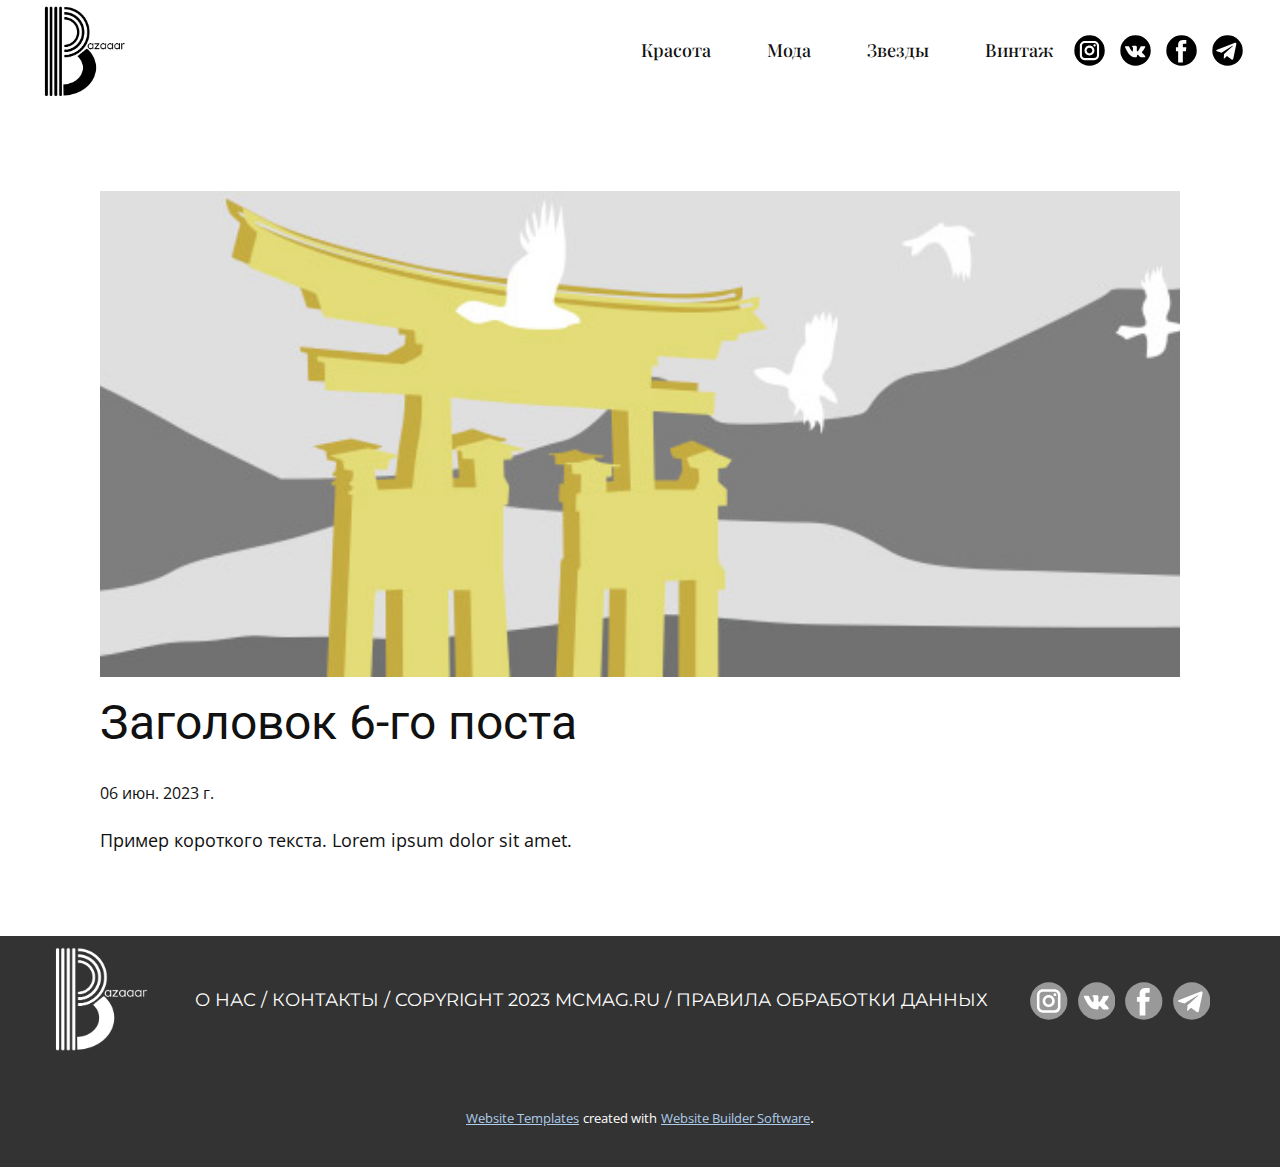
<file: cfqn lbpfqy/blog/пост-5.html>
<!DOCTYPE html>
<html style="font-size: 16px;" lang="ru"><head>
    <meta name="viewport" content="width=device-width, initial-scale=1.0">
    <meta charset="utf-8">
    <meta name="keywords" content="Заголовок 1-го поста">
    <meta name="description" content="">
    <title>Заголовок 6-го поста</title>
    <link rel="stylesheet" href="../nicepage.css" media="screen">
<link rel="stylesheet" href="../Post-Template.css" media="screen">
    <script class="u-script" type="text/javascript" src="../jquery-1.9.1.min.js" defer=""></script>
    <script class="u-script" type="text/javascript" src="../nicepage.js" defer=""></script>
    <meta name="generator" content="Nicepage 5.11.2, nicepage.com">
    <link id="u-theme-google-font" rel="stylesheet" href="https://fonts.googleapis.com/css?family=Roboto:100,100i,300,300i,400,400i,500,500i,700,700i,900,900i|Open+Sans:300,300i,400,400i,500,500i,600,600i,700,700i,800,800i">
    <link id="u-page-google-font" rel="stylesheet" href="https://fonts.googleapis.com/css?family=Playfair+Display:400,400i,500,500i,600,600i,700,700i,800,800i,900,900i|Montserrat:100,100i,200,200i,300,300i,400,400i,500,500i,600,600i,700,700i,800,800i,900,900i">
    
    
    <script type="application/ld+json">{
		"@context": "http://schema.org",
		"@type": "Organization",
		"name": "",
		"logo": "images/2023-06-0619.31.56.png",
		"sameAs": []
}</script>
    <meta name="theme-color" content="#478ac9">
  <meta data-intl-tel-input-cdn-path="intlTelInput/"></head>
  <body class="u-body u-xl-mode" data-lang="ru"><header class="u-align-center-sm u-align-center-xs u-clearfix u-header u-header" id="sec-a943"><div class="u-clearfix u-sheet u-sheet-1">
        <a href="https://nicepage.com" class="u-image u-logo u-image-1" data-image-width="572" data-image-height="610">
          <img src="../images/2023-06-0619.31.56.png" class="u-logo-image u-logo-image-1">
        </a>
        <div class="u-social-icons u-spacing-15 u-social-icons-1">
          <a class="u-social-url" title="instagram" target="_blank" href=""><span class="u-icon u-social-icon u-social-instagram u-text-black"><svg class="u-svg-link" preserveAspectRatio="xMidYMin slice" viewBox="0 0 112 112" style=""><use xlink:href="#svg-f565"></use></svg><svg class="u-svg-content" viewBox="0 0 112 112" x="0" y="0" id="svg-f565"><circle fill="currentColor" cx="56.1" cy="56.1" r="55"></circle><path fill="#FFFFFF" d="M55.9,38.2c-9.9,0-17.9,8-17.9,17.9C38,66,46,74,55.9,74c9.9,0,17.9-8,17.9-17.9C73.8,46.2,65.8,38.2,55.9,38.2
      z M55.9,66.4c-5.7,0-10.3-4.6-10.3-10.3c-0.1-5.7,4.6-10.3,10.3-10.3c5.7,0,10.3,4.6,10.3,10.3C66.2,61.8,61.6,66.4,55.9,66.4z"></path><path fill="#FFFFFF" d="M74.3,33.5c-2.3,0-4.2,1.9-4.2,4.2s1.9,4.2,4.2,4.2s4.2-1.9,4.2-4.2S76.6,33.5,74.3,33.5z"></path><path fill="#FFFFFF" d="M73.1,21.3H38.6c-9.7,0-17.5,7.9-17.5,17.5v34.5c0,9.7,7.9,17.6,17.5,17.6h34.5c9.7,0,17.5-7.9,17.5-17.5V38.8
      C90.6,29.1,82.7,21.3,73.1,21.3z M83,73.3c0,5.5-4.5,9.9-9.9,9.9H38.6c-5.5,0-9.9-4.5-9.9-9.9V38.8c0-5.5,4.5-9.9,9.9-9.9h34.5
      c5.5,0,9.9,4.5,9.9,9.9V73.3z"></path></svg></span>
          </a>
          <a class="u-social-url" target="_blank" data-type="VK" title="VK" href=""><span class="u-icon u-social-icon u-social-vk u-text-black u-icon-2"><svg class="u-svg-link" preserveAspectRatio="xMidYMin slice" viewBox="0 0 112 112" style=""><use xlink:href="#svg-1e3d"></use></svg><svg class="u-svg-content" viewBox="0 0 112 112" x="0" y="0" id="svg-1e3d"><circle fill="currentColor" class="st0" cx="56.1" cy="56.1" r="55"></circle><path fill="#FFFFFF" d="M88.2,80.7l-9.8,0.1c0,0-2.1,0.4-4.9-1.5c-3.7-2.5-7.2-9.1-9.9-8.2C60.9,72,61,77.9,61,77.9s0,1.3-0.6,1.9
      c-0.7,0.7-2,0.9-2,0.9H54c0,0-9.7,0.6-18.3-8.3c-9.3-9.7-17.6-29-17.6-29s-0.5-1.3,0-1.9c0.6-0.7,2.2-0.7,2.2-0.7l10.5-0.1
      c0,0,1,0.2,1.7,0.7c0.6,0.4,0.9,1.2,0.9,1.2s1.7,4.3,4,8.2c4.4,7.6,6.4,9.3,7.9,8.4c2.2-1.2,1.5-10.7,1.5-10.7s0-3.5-1.1-5
      c-0.9-1.2-2.5-1.5-3.3-1.6c-0.6-0.1,0.4-1.5,1.6-2.1c1.9-0.9,5.2-1,9.2-0.9c3.1,0,4,0.2,5.2,0.5c3.6,0.9,2.4,4.3,2.4,12.4
      c0,2.6-0.5,6.3,1.4,7.5c0.8,0.5,2.8,0.1,7.7-8.3c2.3-4,4.1-8.6,4.1-8.6s0.4-0.8,1-1.2s1.4-0.3,1.4-0.3l11.1-0.1c0,0,3.3-0.4,3.9,1.1
      c0.6,1.6-1.2,5.3-5.8,11.3c-7.4,9.9-8.3,9-2.1,14.7c5.9,5.5,7.1,8.1,7.3,8.5C93.4,80.4,88.2,80.7,88.2,80.7z"></path></svg></span>
          </a>
          <a class="u-social-url" target="_blank" data-type="Facebook" title="Facebook" href=""><span class="u-icon u-social-facebook u-social-icon u-text-black u-icon-3"><svg class="u-svg-link" preserveAspectRatio="xMidYMin slice" viewBox="0 0 112 112" style=""><use xlink:href="#svg-6c3c"></use></svg><svg class="u-svg-content" viewBox="0 0 112 112" x="0" y="0" id="svg-6c3c"><circle fill="currentColor" cx="56.1" cy="56.1" r="55"></circle><path fill="#FFFFFF" d="M73.5,31.6h-9.1c-1.4,0-3.6,0.8-3.6,3.9v8.5h12.6L72,58.3H60.8v40.8H43.9V58.3h-8V43.9h8v-9.2
      c0-6.7,3.1-17,17-17h12.5v13.9H73.5z"></path></svg></span>
          </a>
          <a class="u-social-url" target="_blank" data-type="Telegram" title="Telegram" href=""><span class="u-icon u-social-icon u-social-telegram u-text-black u-icon-4"><svg class="u-svg-link" preserveAspectRatio="xMidYMin slice" viewBox="0 0 112 112" style=""><use xlink:href="#svg-a3e9"></use></svg><svg class="u-svg-content" viewBox="0 0 112 112" x="0" y="0" id="svg-a3e9"><circle fill="currentColor" cx="56.1" cy="56.1" r="55"></circle><path fill="#FFFFFF" d="M18.4,53.2l64.7-24.9c3-1.1,5.6,0.7,4.7,5.3l0,0l-11,51.8c-0.8,3.7-3,4.6-6.1,2.8L53.9,75.8l-8.1,7.8
	c-0.9,0.9-1.7,1.6-3.4,1.6l1.2-17l31.1-28c1.4-1.2-0.3-1.9-2.1-0.7L34.2,63.7l-16.6-5.2C14,57.4,14,54.9,18.4,53.2L18.4,53.2z"></path></svg></span>
          </a>
        </div>
        <nav class="u-align-left u-menu u-menu-one-level u-offcanvas u-menu-1">
          <div class="menu-collapse u-custom-font u-font-playfair-display" style="font-size: 1.125rem;">
            <a class="u-button-style u-custom-text-hover-color u-nav-link" href="#" style="padding: 13px 6px; font-size: calc(1em + 26px);">
              <svg class="u-svg-link" preserveAspectRatio="xMidYMin slice" viewBox="0 0 302 302" style=""><use xlink:href="#svg-8a8f"></use></svg>
              <svg xmlns="http://www.w3.org/2000/svg" xmlns:xlink="http://www.w3.org/1999/xlink" version="1.1" id="svg-8a8f" x="0px" y="0px" viewBox="0 0 302 302" style="enable-background:new 0 0 302 302;" xml:space="preserve" class="u-svg-content"><g><rect y="36" width="302" height="30"></rect><rect y="236" width="302" height="30"></rect><rect y="136" width="302" height="30"></rect>
</g><g></g><g></g><g></g><g></g><g></g><g></g><g></g><g></g><g></g><g></g><g></g><g></g><g></g><g></g><g></g></svg>
            </a>
          </div>
          <div class="u-custom-menu u-nav-container">
            <ul class="u-custom-font u-font-playfair-display u-nav u-unstyled u-nav-1"><li class="u-nav-item"><a class="u-button-style u-nav-link u-text-active-grey-90 u-text-hover-grey-30" href="../blog/blog.html" target="_blank" style="padding: 14px 28px;">Красота</a>
</li><li class="u-nav-item"><a class="u-button-style u-nav-link u-text-active-grey-90 u-text-hover-grey-30" href="../blog/blog.html" style="padding: 14px 28px;">Мода</a>
</li><li class="u-nav-item"><a class="u-button-style u-nav-link u-text-active-grey-90 u-text-hover-grey-30" href="../blog/blog.html" style="padding: 14px 28px;">Звезды</a>
</li><li class="u-nav-item"><a class="u-button-style u-nav-link u-text-active-grey-90 u-text-hover-grey-30" href="../blog/blog.html" style="padding: 14px 2px 14px 28px;">Винтаж</a>
</li></ul>
          </div>
          <div class="u-custom-menu u-nav-container-collapse">
            <div class="u-align-center u-black u-container-style u-inner-container-layout u-opacity u-opacity-95 u-sidenav">
              <div class="u-inner-container-layout u-sidenav-overflow">
                <div class="u-menu-close"></div>
                <ul class="u-align-center u-nav u-popupmenu-items u-unstyled u-nav-2"><li class="u-nav-item"><a class="u-button-style u-nav-link" href="../blog/blog.html" target="_blank">Красота</a>
</li><li class="u-nav-item"><a class="u-button-style u-nav-link" href="../blog/blog.html">Мода</a>
</li><li class="u-nav-item"><a class="u-button-style u-nav-link" href="../blog/blog.html">Звезды</a>
</li><li class="u-nav-item"><a class="u-button-style u-nav-link" href="../blog/blog.html">Винтаж</a>
</li></ul>
              </div>
            </div>
            <div class="u-black u-menu-overlay u-opacity u-opacity-70"></div>
          </div>
        </nav>
      </div></header>
    <section class="u-align-center u-clearfix u-section-1" id="sec-6816">
      <div class="u-clearfix u-sheet u-valign-middle-md u-valign-middle-sm u-valign-middle-xs u-sheet-1"><!--post_details--><!--post_details_options_json--><!--{"source":""}--><!--/post_details_options_json--><!--blog_post-->
        <div class="u-container-style u-expanded-width u-post-details u-post-details-1">
          <div class="u-container-layout u-valign-middle u-container-layout-1"><!--blog_post_image-->
            <img alt="" class="u-blog-control u-expanded-width u-image u-image-default u-image-1" src="../images/8ad73f3c.jpeg"><!--/blog_post_image--><!--blog_post_header-->
            <h2 class="u-blog-control u-text u-text-1">Заголовок 6-го поста</h2><!--/blog_post_header--><!--blog_post_metadata-->
            <div class="u-blog-control u-metadata u-metadata-1"><!--blog_post_metadata_date-->
              <span class="u-meta-date u-meta-icon">06 июн. 2023 г.</span><!--/blog_post_metadata_date--><!--blog_post_metadata_category-->
              <!--/blog_post_metadata_category--><!--blog_post_metadata_comments-->
              <!--/blog_post_metadata_comments-->
            </div><!--/blog_post_metadata--><!--blog_post_content-->
            <div class="u-align-justify u-blog-control u-post-content u-text u-text-2 fr-view">
  Пример короткого текста. Lorem ipsum dolor sit amet.
  </div><!--/blog_post_content-->
          </div>
        </div><!--/blog_post--><!--/post_details-->
      </div>
    </section>
    
    
    <footer class="u-align-center-md u-align-center-sm u-align-center-xs u-clearfix u-footer u-grey-80" id="sec-848d"><div class="u-clearfix u-sheet u-sheet-1">
        <a href="https://nicepage.com" class="u-image u-logo u-image-1" data-image-width="572" data-image-height="610">
          <img src="../images/2023-06-0621.09.31.png" class="u-logo-image u-logo-image-1">
        </a>
        <p class="u-align-center-lg u-align-center-md u-align-center-xl u-custom-font u-font-montserrat u-text u-text-1">О НАС / КОНТАКТЫ / COPYRIGHT 2023 MCMAG.RU / ПРАВИЛА ОБРАБОТКИ ДАННЫХ</p>
        <div class="u-align-left u-social-icons u-spacing-10 u-social-icons-1">
          <a class="u-social-url" title="instagram" target="_blank" href=""><span class="u-icon u-social-icon u-social-instagram u-text-grey-40"><svg class="u-svg-link" preserveAspectRatio="xMidYMin slice" viewBox="0 0 112 112" style=""><use xlink:href="#svg-7133"></use></svg><svg class="u-svg-content" viewBox="0 0 112 112" x="0" y="0" id="svg-7133"><circle fill="currentColor" cx="56.1" cy="56.1" r="55"></circle><path fill="#FFFFFF" d="M55.9,38.2c-9.9,0-17.9,8-17.9,17.9C38,66,46,74,55.9,74c9.9,0,17.9-8,17.9-17.9C73.8,46.2,65.8,38.2,55.9,38.2
      z M55.9,66.4c-5.7,0-10.3-4.6-10.3-10.3c-0.1-5.7,4.6-10.3,10.3-10.3c5.7,0,10.3,4.6,10.3,10.3C66.2,61.8,61.6,66.4,55.9,66.4z"></path><path fill="#FFFFFF" d="M74.3,33.5c-2.3,0-4.2,1.9-4.2,4.2s1.9,4.2,4.2,4.2s4.2-1.9,4.2-4.2S76.6,33.5,74.3,33.5z"></path><path fill="#FFFFFF" d="M73.1,21.3H38.6c-9.7,0-17.5,7.9-17.5,17.5v34.5c0,9.7,7.9,17.6,17.5,17.6h34.5c9.7,0,17.5-7.9,17.5-17.5V38.8
      C90.6,29.1,82.7,21.3,73.1,21.3z M83,73.3c0,5.5-4.5,9.9-9.9,9.9H38.6c-5.5,0-9.9-4.5-9.9-9.9V38.8c0-5.5,4.5-9.9,9.9-9.9h34.5
      c5.5,0,9.9,4.5,9.9,9.9V73.3z"></path></svg></span>
          </a>
          <a class="u-social-url" title="vk" target="_blank" href=""><span class="u-icon u-social-icon u-social-vk u-text-grey-40"><svg class="u-svg-link" preserveAspectRatio="xMidYMin slice" viewBox="0 0 112 112" style=""><use xlink:href="#svg-1b3a"></use></svg><svg class="u-svg-content" viewBox="0 0 112 112" x="0" y="0" id="svg-1b3a"><circle fill="currentColor" class="st0" cx="56.1" cy="56.1" r="55"></circle><path fill="#FFFFFF" d="M88.2,80.7l-9.8,0.1c0,0-2.1,0.4-4.9-1.5c-3.7-2.5-7.2-9.1-9.9-8.2C60.9,72,61,77.9,61,77.9s0,1.3-0.6,1.9
      c-0.7,0.7-2,0.9-2,0.9H54c0,0-9.7,0.6-18.3-8.3c-9.3-9.7-17.6-29-17.6-29s-0.5-1.3,0-1.9c0.6-0.7,2.2-0.7,2.2-0.7l10.5-0.1
      c0,0,1,0.2,1.7,0.7c0.6,0.4,0.9,1.2,0.9,1.2s1.7,4.3,4,8.2c4.4,7.6,6.4,9.3,7.9,8.4c2.2-1.2,1.5-10.7,1.5-10.7s0-3.5-1.1-5
      c-0.9-1.2-2.5-1.5-3.3-1.6c-0.6-0.1,0.4-1.5,1.6-2.1c1.9-0.9,5.2-1,9.2-0.9c3.1,0,4,0.2,5.2,0.5c3.6,0.9,2.4,4.3,2.4,12.4
      c0,2.6-0.5,6.3,1.4,7.5c0.8,0.5,2.8,0.1,7.7-8.3c2.3-4,4.1-8.6,4.1-8.6s0.4-0.8,1-1.2s1.4-0.3,1.4-0.3l11.1-0.1c0,0,3.3-0.4,3.9,1.1
      c0.6,1.6-1.2,5.3-5.8,11.3c-7.4,9.9-8.3,9-2.1,14.7c5.9,5.5,7.1,8.1,7.3,8.5C93.4,80.4,88.2,80.7,88.2,80.7z"></path></svg></span>
          </a>
          <a class="u-social-url" title="facebook" target="_blank" href=""><span class="u-icon u-social-facebook u-social-icon u-text-grey-40"><svg class="u-svg-link" preserveAspectRatio="xMidYMin slice" viewBox="0 0 112 112" style=""><use xlink:href="#svg-50e8"></use></svg><svg class="u-svg-content" viewBox="0 0 112 112" x="0" y="0" id="svg-50e8"><circle fill="currentColor" cx="56.1" cy="56.1" r="55"></circle><path fill="#FFFFFF" d="M73.5,31.6h-9.1c-1.4,0-3.6,0.8-3.6,3.9v8.5h12.6L72,58.3H60.8v40.8H43.9V58.3h-8V43.9h8v-9.2
      c0-6.7,3.1-17,17-17h12.5v13.9H73.5z"></path></svg></span>
          </a>
          <a class="u-social-url" title="telegram" target="_blank" href=""><span class="u-icon u-social-icon u-social-telegram u-text-grey-40"><svg class="u-svg-link" preserveAspectRatio="xMidYMin slice" viewBox="0 0 112 112" style=""><use xlink:href="#svg-fa2f"></use></svg><svg class="u-svg-content" viewBox="0 0 112 112" x="0" y="0" id="svg-fa2f"><circle fill="currentColor" cx="56.1" cy="56.1" r="55"></circle><path fill="#FFFFFF" d="M18.4,53.2l64.7-24.9c3-1.1,5.6,0.7,4.7,5.3l0,0l-11,51.8c-0.8,3.7-3,4.6-6.1,2.8L53.9,75.8l-8.1,7.8
	c-0.9,0.9-1.7,1.6-3.4,1.6l1.2-17l31.1-28c1.4-1.2-0.3-1.9-2.1-0.7L34.2,63.7l-16.6-5.2C14,57.4,14,54.9,18.4,53.2L18.4,53.2z"></path></svg></span>
          </a>
        </div>
      </div></footer>
    <section class="u-backlink u-clearfix u-grey-80">
      <a class="u-link" href="https://nicepage.com/website-templates" target="_blank">
        <span>Website Templates</span>
      </a>
      <p class="u-text">
        <span>created with</span>
      </p>
      <a class="u-link" href="" target="_blank">
        <span>Website Builder Software</span>
      </a>. 
    </section>
  
</body></html>
</file>
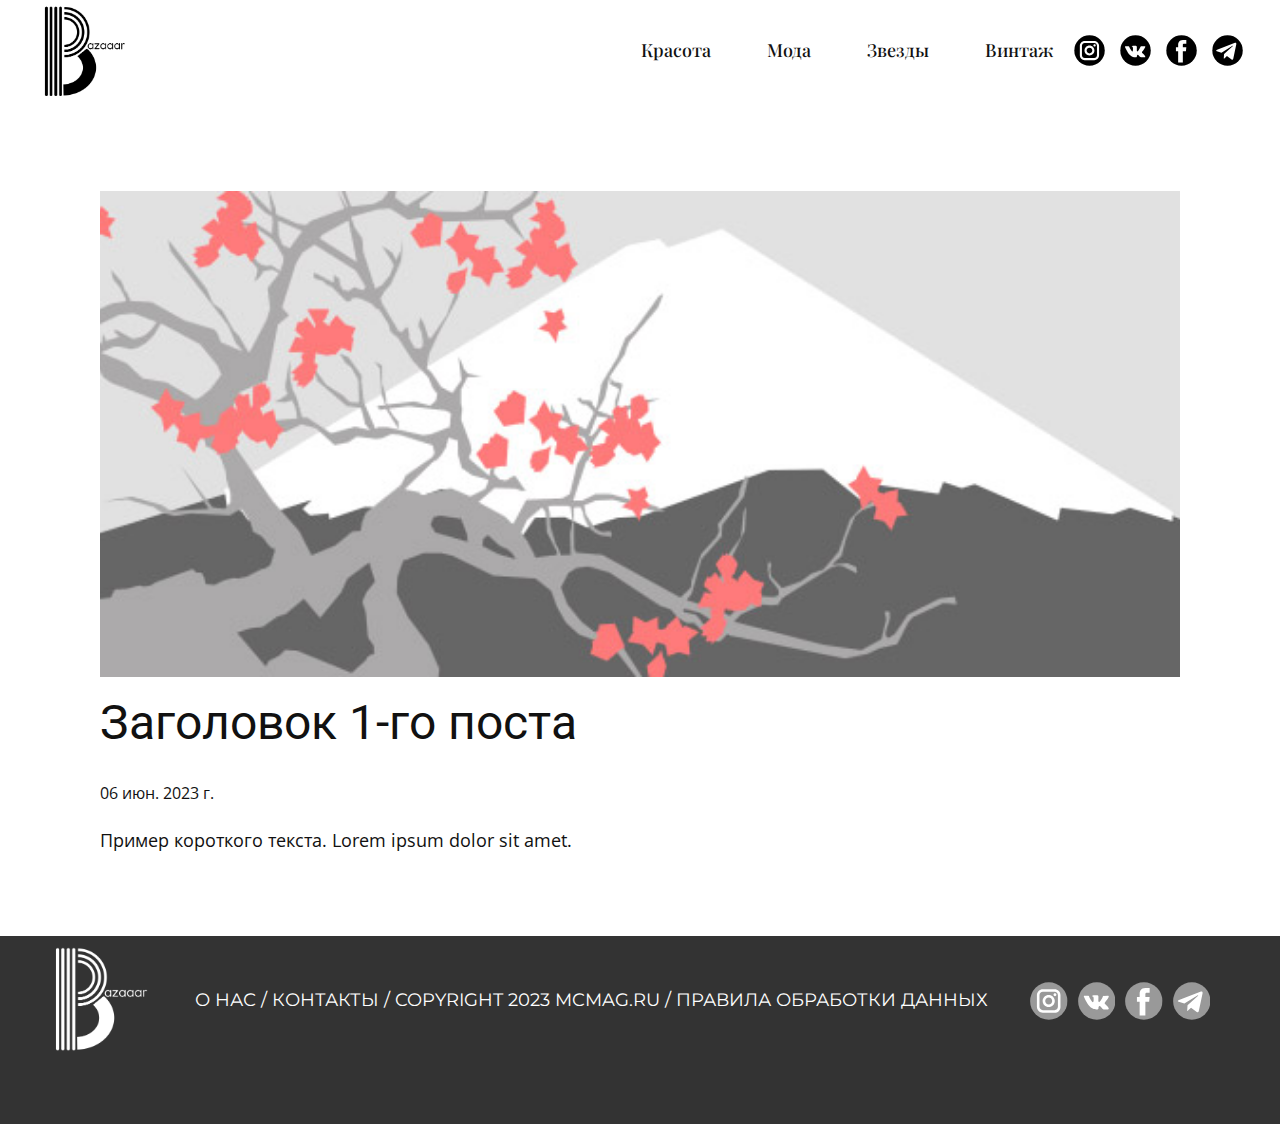
<file: cfqn lbpfqy/blog/пост.html>
<!DOCTYPE html>
<html style="font-size: 16px;" lang="ru"><head>
    <meta name="viewport" content="width=device-width, initial-scale=1.0">
    <meta charset="utf-8">
    <meta name="keywords" content="Заголовок 1-го поста">
    <meta name="description" content="">
    <title>Заголовок 1-го поста</title>
    <link rel="stylesheet" href="../nicepage.css" media="screen">
<link rel="stylesheet" href="../Post-Template.css" media="screen">
    <script class="u-script" type="text/javascript" src="../jquery-1.9.1.min.js" defer=""></script>
    <script class="u-script" type="text/javascript" src="../nicepage.js" defer=""></script>
    <meta name="generator" content="Nicepage 5.11.2, nicepage.com">
    <link id="u-theme-google-font" rel="stylesheet" href="https://fonts.googleapis.com/css?family=Roboto:100,100i,300,300i,400,400i,500,500i,700,700i,900,900i|Open+Sans:300,300i,400,400i,500,500i,600,600i,700,700i,800,800i">
    <link id="u-page-google-font" rel="stylesheet" href="https://fonts.googleapis.com/css?family=Playfair+Display:400,400i,500,500i,600,600i,700,700i,800,800i,900,900i|Montserrat:100,100i,200,200i,300,300i,400,400i,500,500i,600,600i,700,700i,800,800i,900,900i">
    
    
    <script type="application/ld+json">{
		"@context": "http://schema.org",
		"@type": "Organization",
		"name": "",
		"logo": "images/2023-06-0619.31.56.png",
		"sameAs": []
}</script>
    <meta name="theme-color" content="#478ac9">
  <meta data-intl-tel-input-cdn-path="intlTelInput/"></head>
  <body class="u-body u-xl-mode" data-lang="ru"><header class="u-align-center-sm u-align-center-xs u-clearfix u-header u-header" id="sec-a943"><div class="u-clearfix u-sheet u-sheet-1">
        <a href="https://nicepage.com" class="u-image u-logo u-image-1" data-image-width="572" data-image-height="610">
          <img src="../images/2023-06-0619.31.56.png" class="u-logo-image u-logo-image-1">
        </a>
        <div class="u-social-icons u-spacing-15 u-social-icons-1">
          <a class="u-social-url" title="instagram" target="_blank" href=""><span class="u-icon u-social-icon u-social-instagram u-text-black"><svg class="u-svg-link" preserveAspectRatio="xMidYMin slice" viewBox="0 0 112 112" style=""><use xlink:href="#svg-f565"></use></svg><svg class="u-svg-content" viewBox="0 0 112 112" x="0" y="0" id="svg-f565"><circle fill="currentColor" cx="56.1" cy="56.1" r="55"></circle><path fill="#FFFFFF" d="M55.9,38.2c-9.9,0-17.9,8-17.9,17.9C38,66,46,74,55.9,74c9.9,0,17.9-8,17.9-17.9C73.8,46.2,65.8,38.2,55.9,38.2
      z M55.9,66.4c-5.7,0-10.3-4.6-10.3-10.3c-0.1-5.7,4.6-10.3,10.3-10.3c5.7,0,10.3,4.6,10.3,10.3C66.2,61.8,61.6,66.4,55.9,66.4z"></path><path fill="#FFFFFF" d="M74.3,33.5c-2.3,0-4.2,1.9-4.2,4.2s1.9,4.2,4.2,4.2s4.2-1.9,4.2-4.2S76.6,33.5,74.3,33.5z"></path><path fill="#FFFFFF" d="M73.1,21.3H38.6c-9.7,0-17.5,7.9-17.5,17.5v34.5c0,9.7,7.9,17.6,17.5,17.6h34.5c9.7,0,17.5-7.9,17.5-17.5V38.8
      C90.6,29.1,82.7,21.3,73.1,21.3z M83,73.3c0,5.5-4.5,9.9-9.9,9.9H38.6c-5.5,0-9.9-4.5-9.9-9.9V38.8c0-5.5,4.5-9.9,9.9-9.9h34.5
      c5.5,0,9.9,4.5,9.9,9.9V73.3z"></path></svg></span>
          </a>
          <a class="u-social-url" target="_blank" data-type="VK" title="VK" href=""><span class="u-icon u-social-icon u-social-vk u-text-black u-icon-2"><svg class="u-svg-link" preserveAspectRatio="xMidYMin slice" viewBox="0 0 112 112" style=""><use xlink:href="#svg-1e3d"></use></svg><svg class="u-svg-content" viewBox="0 0 112 112" x="0" y="0" id="svg-1e3d"><circle fill="currentColor" class="st0" cx="56.1" cy="56.1" r="55"></circle><path fill="#FFFFFF" d="M88.2,80.7l-9.8,0.1c0,0-2.1,0.4-4.9-1.5c-3.7-2.5-7.2-9.1-9.9-8.2C60.9,72,61,77.9,61,77.9s0,1.3-0.6,1.9
      c-0.7,0.7-2,0.9-2,0.9H54c0,0-9.7,0.6-18.3-8.3c-9.3-9.7-17.6-29-17.6-29s-0.5-1.3,0-1.9c0.6-0.7,2.2-0.7,2.2-0.7l10.5-0.1
      c0,0,1,0.2,1.7,0.7c0.6,0.4,0.9,1.2,0.9,1.2s1.7,4.3,4,8.2c4.4,7.6,6.4,9.3,7.9,8.4c2.2-1.2,1.5-10.7,1.5-10.7s0-3.5-1.1-5
      c-0.9-1.2-2.5-1.5-3.3-1.6c-0.6-0.1,0.4-1.5,1.6-2.1c1.9-0.9,5.2-1,9.2-0.9c3.1,0,4,0.2,5.2,0.5c3.6,0.9,2.4,4.3,2.4,12.4
      c0,2.6-0.5,6.3,1.4,7.5c0.8,0.5,2.8,0.1,7.7-8.3c2.3-4,4.1-8.6,4.1-8.6s0.4-0.8,1-1.2s1.4-0.3,1.4-0.3l11.1-0.1c0,0,3.3-0.4,3.9,1.1
      c0.6,1.6-1.2,5.3-5.8,11.3c-7.4,9.9-8.3,9-2.1,14.7c5.9,5.5,7.1,8.1,7.3,8.5C93.4,80.4,88.2,80.7,88.2,80.7z"></path></svg></span>
          </a>
          <a class="u-social-url" target="_blank" data-type="Facebook" title="Facebook" href=""><span class="u-icon u-social-facebook u-social-icon u-text-black u-icon-3"><svg class="u-svg-link" preserveAspectRatio="xMidYMin slice" viewBox="0 0 112 112" style=""><use xlink:href="#svg-6c3c"></use></svg><svg class="u-svg-content" viewBox="0 0 112 112" x="0" y="0" id="svg-6c3c"><circle fill="currentColor" cx="56.1" cy="56.1" r="55"></circle><path fill="#FFFFFF" d="M73.5,31.6h-9.1c-1.4,0-3.6,0.8-3.6,3.9v8.5h12.6L72,58.3H60.8v40.8H43.9V58.3h-8V43.9h8v-9.2
      c0-6.7,3.1-17,17-17h12.5v13.9H73.5z"></path></svg></span>
          </a>
          <a class="u-social-url" target="_blank" data-type="Telegram" title="Telegram" href=""><span class="u-icon u-social-icon u-social-telegram u-text-black u-icon-4"><svg class="u-svg-link" preserveAspectRatio="xMidYMin slice" viewBox="0 0 112 112" style=""><use xlink:href="#svg-a3e9"></use></svg><svg class="u-svg-content" viewBox="0 0 112 112" x="0" y="0" id="svg-a3e9"><circle fill="currentColor" cx="56.1" cy="56.1" r="55"></circle><path fill="#FFFFFF" d="M18.4,53.2l64.7-24.9c3-1.1,5.6,0.7,4.7,5.3l0,0l-11,51.8c-0.8,3.7-3,4.6-6.1,2.8L53.9,75.8l-8.1,7.8
	c-0.9,0.9-1.7,1.6-3.4,1.6l1.2-17l31.1-28c1.4-1.2-0.3-1.9-2.1-0.7L34.2,63.7l-16.6-5.2C14,57.4,14,54.9,18.4,53.2L18.4,53.2z"></path></svg></span>
          </a>
        </div>
        <nav class="u-align-left u-menu u-menu-one-level u-offcanvas u-menu-1">
          <div class="menu-collapse u-custom-font u-font-playfair-display" style="font-size: 1.125rem;">
            <a class="u-button-style u-custom-text-hover-color u-nav-link" href="#" style="padding: 13px 6px; font-size: calc(1em + 26px);">
              <svg class="u-svg-link" preserveAspectRatio="xMidYMin slice" viewBox="0 0 302 302" style=""><use xlink:href="#svg-8a8f"></use></svg>
              <svg xmlns="http://www.w3.org/2000/svg" xmlns:xlink="http://www.w3.org/1999/xlink" version="1.1" id="svg-8a8f" x="0px" y="0px" viewBox="0 0 302 302" style="enable-background:new 0 0 302 302;" xml:space="preserve" class="u-svg-content"><g><rect y="36" width="302" height="30"></rect><rect y="236" width="302" height="30"></rect><rect y="136" width="302" height="30"></rect>
</g><g></g><g></g><g></g><g></g><g></g><g></g><g></g><g></g><g></g><g></g><g></g><g></g><g></g><g></g><g></g></svg>
            </a>
          </div>
          <div class="u-custom-menu u-nav-container">
            <ul class="u-custom-font u-font-playfair-display u-nav u-unstyled u-nav-1"><li class="u-nav-item"><a class="u-button-style u-nav-link u-text-active-grey-90 u-text-hover-grey-30" href="../blog/blog.html" target="_blank" style="padding: 14px 28px;">Красота</a>
</li><li class="u-nav-item"><a class="u-button-style u-nav-link u-text-active-grey-90 u-text-hover-grey-30" href="../blog/blog.html" style="padding: 14px 28px;">Мода</a>
</li><li class="u-nav-item"><a class="u-button-style u-nav-link u-text-active-grey-90 u-text-hover-grey-30" href="../blog/blog.html" style="padding: 14px 28px;">Звезды</a>
</li><li class="u-nav-item"><a class="u-button-style u-nav-link u-text-active-grey-90 u-text-hover-grey-30" href="../blog/blog.html" style="padding: 14px 2px 14px 28px;">Винтаж</a>
</li></ul>
          </div>
          <div class="u-custom-menu u-nav-container-collapse">
            <div class="u-align-center u-black u-container-style u-inner-container-layout u-opacity u-opacity-95 u-sidenav">
              <div class="u-inner-container-layout u-sidenav-overflow">
                <div class="u-menu-close"></div>
                <ul class="u-align-center u-nav u-popupmenu-items u-unstyled u-nav-2"><li class="u-nav-item"><a class="u-button-style u-nav-link" href="../blog/blog.html" target="_blank">Красота</a>
</li><li class="u-nav-item"><a class="u-button-style u-nav-link" href="../blog/blog.html">Мода</a>
</li><li class="u-nav-item"><a class="u-button-style u-nav-link" href="../blog/blog.html">Звезды</a>
</li><li class="u-nav-item"><a class="u-button-style u-nav-link" href="../blog/blog.html">Винтаж</a>
</li></ul>
              </div>
            </div>
            <div class="u-black u-menu-overlay u-opacity u-opacity-70"></div>
          </div>
        </nav>
      </div></header>
    <section class="u-align-center u-clearfix u-section-1" id="sec-6816">
      <div class="u-clearfix u-sheet u-valign-middle-md u-valign-middle-sm u-valign-middle-xs u-sheet-1"><!--post_details--><!--post_details_options_json--><!--{"source":""}--><!--/post_details_options_json--><!--blog_post-->
        <div class="u-container-style u-expanded-width u-post-details u-post-details-1">
          <div class="u-container-layout u-valign-middle u-container-layout-1"><!--blog_post_image-->
            <img alt="" class="u-blog-control u-expanded-width u-image u-image-default u-image-1" src="../images/0fd3416c.jpeg"><!--/blog_post_image--><!--blog_post_header-->
            <h2 class="u-blog-control u-text u-text-1">Заголовок 1-го поста</h2><!--/blog_post_header--><!--blog_post_metadata-->
            <div class="u-blog-control u-metadata u-metadata-1"><!--blog_post_metadata_date-->
              <span class="u-meta-date u-meta-icon">06 июн. 2023 г.</span><!--/blog_post_metadata_date--><!--blog_post_metadata_category-->
              <!--/blog_post_metadata_category--><!--blog_post_metadata_comments-->
              <!--/blog_post_metadata_comments-->
            </div><!--/blog_post_metadata--><!--blog_post_content-->
            <div class="u-align-justify u-blog-control u-post-content u-text u-text-2 fr-view">
  Пример короткого текста. Lorem ipsum dolor sit amet.
  </div><!--/blog_post_content-->
          </div>
        </div><!--/blog_post--><!--/post_details-->
      </div>
    </section>
    
    
    <footer class="u-align-center-md u-align-center-sm u-align-center-xs u-clearfix u-footer u-grey-80" id="sec-848d"><div class="u-clearfix u-sheet u-sheet-1">
        <a href="https://nicepage.com" class="u-image u-logo u-image-1" data-image-width="572" data-image-height="610">
          <img src="../images/2023-06-0621.09.31.png" class="u-logo-image u-logo-image-1">
        </a>
        <p class="u-align-center-lg u-align-center-md u-align-center-xl u-custom-font u-font-montserrat u-text u-text-1">О НАС / КОНТАКТЫ / COPYRIGHT 2023 MCMAG.RU / ПРАВИЛА ОБРАБОТКИ ДАННЫХ</p>
        <div class="u-align-left u-social-icons u-spacing-10 u-social-icons-1">
          <a class="u-social-url" title="instagram" target="_blank" href=""><span class="u-icon u-social-icon u-social-instagram u-text-grey-40"><svg class="u-svg-link" preserveAspectRatio="xMidYMin slice" viewBox="0 0 112 112" style=""><use xlink:href="#svg-7133"></use></svg><svg class="u-svg-content" viewBox="0 0 112 112" x="0" y="0" id="svg-7133"><circle fill="currentColor" cx="56.1" cy="56.1" r="55"></circle><path fill="#FFFFFF" d="M55.9,38.2c-9.9,0-17.9,8-17.9,17.9C38,66,46,74,55.9,74c9.9,0,17.9-8,17.9-17.9C73.8,46.2,65.8,38.2,55.9,38.2
      z M55.9,66.4c-5.7,0-10.3-4.6-10.3-10.3c-0.1-5.7,4.6-10.3,10.3-10.3c5.7,0,10.3,4.6,10.3,10.3C66.2,61.8,61.6,66.4,55.9,66.4z"></path><path fill="#FFFFFF" d="M74.3,33.5c-2.3,0-4.2,1.9-4.2,4.2s1.9,4.2,4.2,4.2s4.2-1.9,4.2-4.2S76.6,33.5,74.3,33.5z"></path><path fill="#FFFFFF" d="M73.1,21.3H38.6c-9.7,0-17.5,7.9-17.5,17.5v34.5c0,9.7,7.9,17.6,17.5,17.6h34.5c9.7,0,17.5-7.9,17.5-17.5V38.8
      C90.6,29.1,82.7,21.3,73.1,21.3z M83,73.3c0,5.5-4.5,9.9-9.9,9.9H38.6c-5.5,0-9.9-4.5-9.9-9.9V38.8c0-5.5,4.5-9.9,9.9-9.9h34.5
      c5.5,0,9.9,4.5,9.9,9.9V73.3z"></path></svg></span>
          </a>
          <a class="u-social-url" title="vk" target="_blank" href=""><span class="u-icon u-social-icon u-social-vk u-text-grey-40"><svg class="u-svg-link" preserveAspectRatio="xMidYMin slice" viewBox="0 0 112 112" style=""><use xlink:href="#svg-1b3a"></use></svg><svg class="u-svg-content" viewBox="0 0 112 112" x="0" y="0" id="svg-1b3a"><circle fill="currentColor" class="st0" cx="56.1" cy="56.1" r="55"></circle><path fill="#FFFFFF" d="M88.2,80.7l-9.8,0.1c0,0-2.1,0.4-4.9-1.5c-3.7-2.5-7.2-9.1-9.9-8.2C60.9,72,61,77.9,61,77.9s0,1.3-0.6,1.9
      c-0.7,0.7-2,0.9-2,0.9H54c0,0-9.7,0.6-18.3-8.3c-9.3-9.7-17.6-29-17.6-29s-0.5-1.3,0-1.9c0.6-0.7,2.2-0.7,2.2-0.7l10.5-0.1
      c0,0,1,0.2,1.7,0.7c0.6,0.4,0.9,1.2,0.9,1.2s1.7,4.3,4,8.2c4.4,7.6,6.4,9.3,7.9,8.4c2.2-1.2,1.5-10.7,1.5-10.7s0-3.5-1.1-5
      c-0.9-1.2-2.5-1.5-3.3-1.6c-0.6-0.1,0.4-1.5,1.6-2.1c1.9-0.9,5.2-1,9.2-0.9c3.1,0,4,0.2,5.2,0.5c3.6,0.9,2.4,4.3,2.4,12.4
      c0,2.6-0.5,6.3,1.4,7.5c0.8,0.5,2.8,0.1,7.7-8.3c2.3-4,4.1-8.6,4.1-8.6s0.4-0.8,1-1.2s1.4-0.3,1.4-0.3l11.1-0.1c0,0,3.3-0.4,3.9,1.1
      c0.6,1.6-1.2,5.3-5.8,11.3c-7.4,9.9-8.3,9-2.1,14.7c5.9,5.5,7.1,8.1,7.3,8.5C93.4,80.4,88.2,80.7,88.2,80.7z"></path></svg></span>
          </a>
          <a class="u-social-url" title="facebook" target="_blank" href=""><span class="u-icon u-social-facebook u-social-icon u-text-grey-40"><svg class="u-svg-link" preserveAspectRatio="xMidYMin slice" viewBox="0 0 112 112" style=""><use xlink:href="#svg-50e8"></use></svg><svg class="u-svg-content" viewBox="0 0 112 112" x="0" y="0" id="svg-50e8"><circle fill="currentColor" cx="56.1" cy="56.1" r="55"></circle><path fill="#FFFFFF" d="M73.5,31.6h-9.1c-1.4,0-3.6,0.8-3.6,3.9v8.5h12.6L72,58.3H60.8v40.8H43.9V58.3h-8V43.9h8v-9.2
      c0-6.7,3.1-17,17-17h12.5v13.9H73.5z"></path></svg></span>
          </a>
          <a class="u-social-url" title="telegram" target="_blank" href=""><span class="u-icon u-social-icon u-social-telegram u-text-grey-40"><svg class="u-svg-link" preserveAspectRatio="xMidYMin slice" viewBox="0 0 112 112" style=""><use xlink:href="#svg-fa2f"></use></svg><svg class="u-svg-content" viewBox="0 0 112 112" x="0" y="0" id="svg-fa2f"><circle fill="currentColor" cx="56.1" cy="56.1" r="55"></circle><path fill="#FFFFFF" d="M18.4,53.2l64.7-24.9c3-1.1,5.6,0.7,4.7,5.3l0,0l-11,51.8c-0.8,3.7-3,4.6-6.1,2.8L53.9,75.8l-8.1,7.8
	c-0.9,0.9-1.7,1.6-3.4,1.6l1.2-17l31.1-28c1.4-1.2-0.3-1.9-2.1-0.7L34.2,63.7l-16.6-5.2C14,57.4,14,54.9,18.4,53.2L18.4,53.2z"></path></svg></span>
          </a>
        </div>
      </div></footer>
    <section class="u-backlink u-clearfix u-grey-80">
      <a class="u-link" href="https://nicepage.com/website-templates" target="_blank">
      
  
</body></html>
</file>
